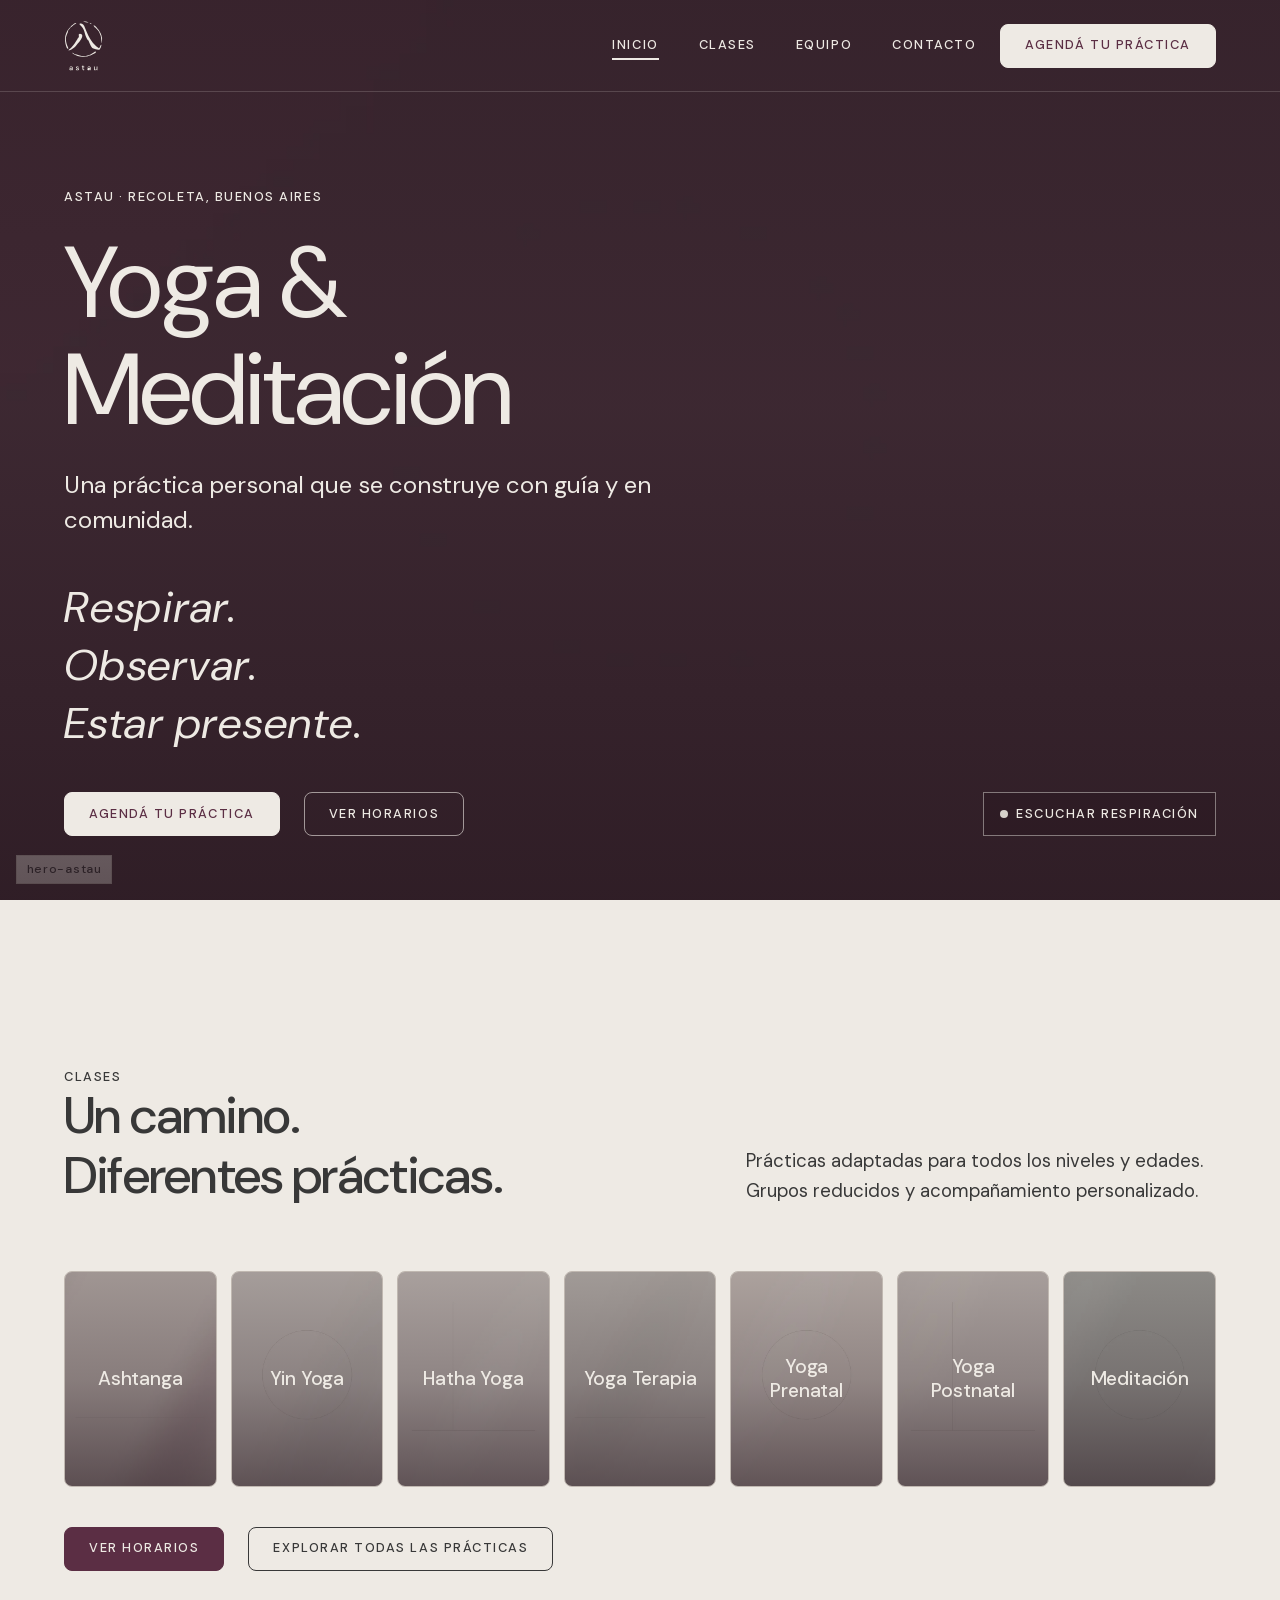
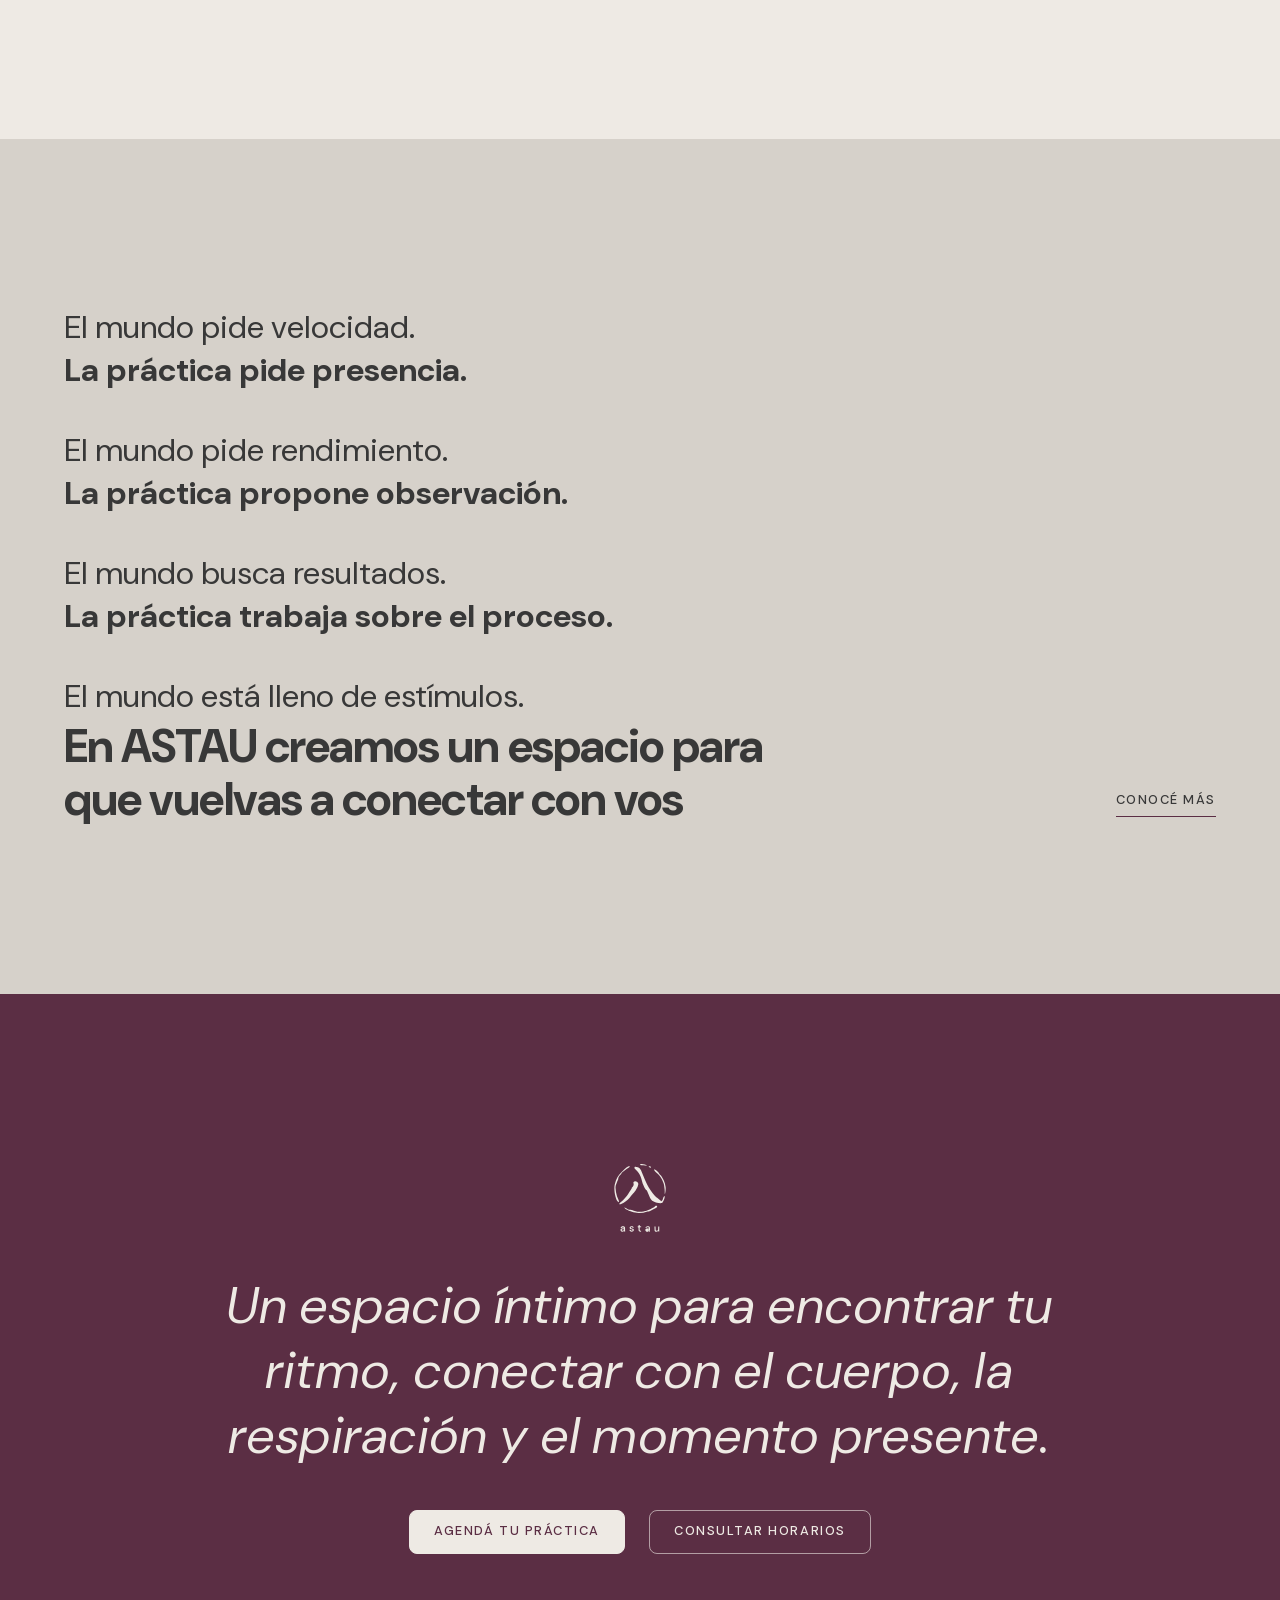
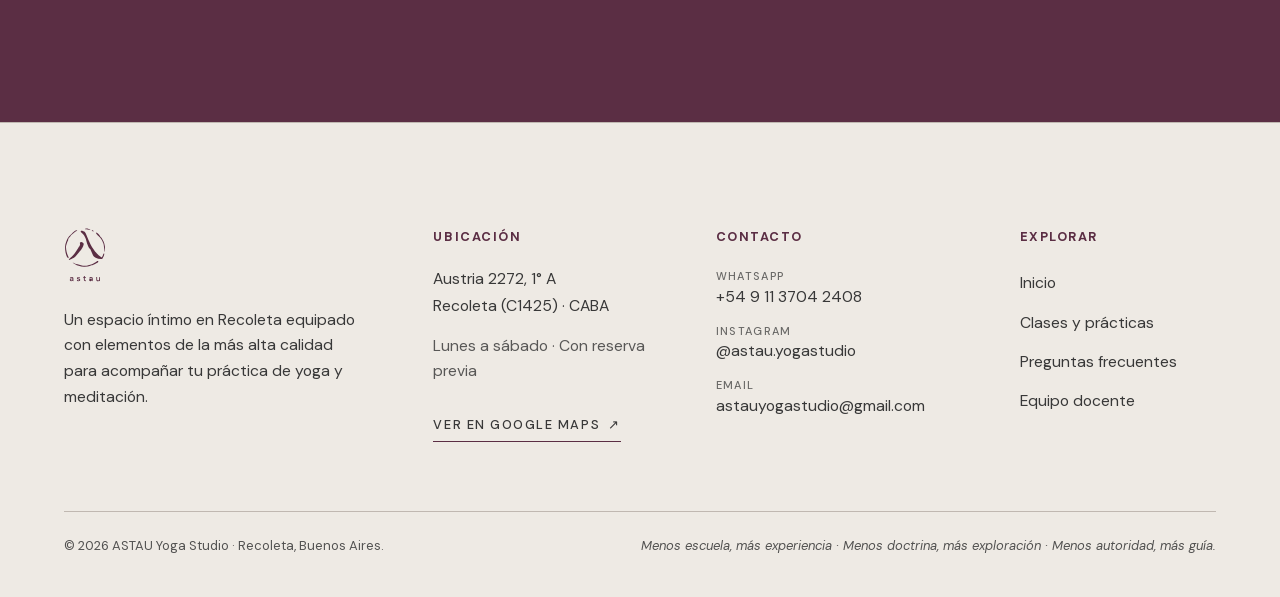
<file: index.html>
<!DOCTYPE html>
<html lang="es-AR">
<head>
  <meta charset="utf-8">
  <meta name="viewport" content="width=device-width, initial-scale=1.0">
  <title>ASTAU · Yoga y meditación en Recoleta, Buenos Aires</title>
  <meta name="description" content="Estudio de yoga y meditación en Recoleta (Barrio Norte). Ashtanga, Yin, Hatha, Yoga Terapia, embarazo y maternidad. Grupos reducidos y acompañamiento personalizado.">
  <link rel="canonical" href="https://www.astauyoga.com.ar/">

  <!-- Open Graph -->
  <meta property="og:type" content="website">
  <meta property="og:locale" content="es_AR">
  <meta property="og:site_name" content="ASTAU Yoga Studio">
  <meta property="og:title" content="ASTAU · Yoga y meditación en Recoleta, Buenos Aires">
  <meta property="og:description" content="Estudio de yoga y meditación en Recoleta (Barrio Norte). Ashtanga, Yin, Hatha, Yoga Terapia, embarazo y maternidad. Grupos reducidos y acompañamiento personalizado.">
  <meta property="og:url" content="https://www.astauyoga.com.ar/">
  <meta property="og:image" content="https://www.astauyoga.com.ar/assets/img/og-astau.jpg">
  <meta property="og:image:width" content="1200">
  <meta property="og:image:height" content="630">
  <meta name="twitter:card" content="summary_large_image">

  <!-- Iconos y Manifiesto -->
  <link rel="icon" href="./favicon.svg" type="image/svg+xml">
  <link rel="manifest" href="./site.webmanifest">
  <meta name="theme-color" content="#EEEAE4">

  <!-- Preload recursos críticos (LCP poster y tipografía variable) -->
  <link rel="preload" href="./assets/fonts/DMSans-Variable.woff2" as="font" type="font/woff2" crossorigin>
  <link rel="preload" href="./assets/fonts/DMSans-Italic-Variable.woff2" as="font" type="font/woff2" crossorigin>
  <link rel="preload" href="./assets/img/hero-astau.webp" as="image" type="image/webp" fetchpriority="high">

  <!-- Hojas de estilo -->
  <link rel="stylesheet" href="./assets/css/tokens.css">
  <link rel="stylesheet" href="./assets/css/base.css">
  <link rel="stylesheet" href="./assets/css/components.css">
  <link rel="stylesheet" href="./assets/css/pages.css">

  <!-- Datos estructurados JSON-LD (SportsActivityLocation + WebSite) -->
  <script type="application/ld+json">
  {
    "@context": "https://schema.org",
    "@graph": [
      {
        "@type": "SportsActivityLocation",
        "@id": "https://www.astauyoga.com.ar/#organization",
        "name": "ASTAU Yoga Studio",
        "alternateName": "ASTAU",
        "description": "Espacio íntimo de práctica consciente de yoga y meditación en Recoleta, Buenos Aires. Ashtanga estilo Mysore, Yin Yoga, Hatha Yoga, Yoga Terapia, Yoga & Embarazo (prenatal), Yoga & Maternidad (postnatal) y Meditación.",
        "url": "https://www.astauyoga.com.ar/",
        "telephone": "+54 9 11 3704-2408",
        "email": "astauyogastudio@gmail.com",
        "image": "https://www.astauyoga.com.ar/assets/img/og-astau.jpg",
        "priceRange": "$15.000 - $168.000 ARS",
        "address": {
          "@type": "PostalAddress",
          "streetAddress": "Austria 2272, 1° A",
          "addressLocality": "Recoleta, Ciudad Autónoma de Buenos Aires",
          "addressRegion": "CABA",
          "postalCode": "C1425",
          "addressCountry": "AR"
        },
        "geo": {
          "@type": "GeoCoordinates",
          "latitude": -34.5882,
          "longitude": -58.4023
        },
        "hasMap": "https://maps.app.goo.gl/wTtZTwhwu7xZctVu7",
        "sameAs": [
          "https://www.instagram.com/astau.yogastudio/"
        ],
        "openingHoursSpecification": [
          {
            "@type": "OpeningHoursSpecification",
            "dayOfWeek": ["Monday", "Tuesday", "Wednesday"],
            "opens": "08:15",
            "closes": "20:15"
          },
          {
            "@type": "OpeningHoursSpecification",
            "dayOfWeek": "Thursday",
            "opens": "11:00",
            "closes": "20:15"
          },
          {
            "@type": "OpeningHoursSpecification",
            "dayOfWeek": "Friday",
            "opens": "08:15",
            "closes": "18:45"
          },
          {
            "@type": "OpeningHoursSpecification",
            "dayOfWeek": "Saturday",
            "opens": "10:30",
            "closes": "11:30"
          }
        ]
      },
      {
        "@type": "WebSite",
        "@id": "https://www.astauyoga.com.ar/#website",
        "url": "https://www.astauyoga.com.ar/",
        "name": "ASTAU Yoga Studio",
        "inLanguage": "es-AR",
        "publisher": {
          "@id": "https://www.astauyoga.com.ar/#organization"
        }
      }
    ]
  }
  </script>
</head>
<body>
  <a class="skip-link" href="#contenido-principal">Saltar al contenido</a>

  <!-- Header -->
  <header class="site-header site-header--hero">
    <div class="container site-header__inner">
      <a class="site-logo" href="./" aria-label="ASTAU — Inicio">
        <img class="site-logo__img site-logo__img--color" src="./assets/brand/logo-color.svg" width="90" height="121" alt="ASTAU">
        <img class="site-logo__img site-logo__img--light" src="./assets/brand/logo-negativo.svg" width="90" height="121" alt="ASTAU">
      </a>

      <nav class="site-nav" aria-label="Navegación principal">
        <ul class="site-nav__list">
          <li><a class="site-nav__link" href="./" aria-current="page">Inicio</a></li>
          <li><a class="site-nav__link" href="./clases/">Clases</a></li>
          <li><a class="site-nav__link" href="./equipo/">Equipo</a></li>
          <li><a class="site-nav__link" href="#contacto">Contacto</a></li>
        </ul>

        <a
          class="btn btn--primary btn--header site-nav__cta-desktop"
          href="https://wa.me/5491137042408?text=Hola%2C%20quiero%20agendar%20una%20pr%C3%A1ctica%20en%20ASTAU."
          target="_blank"
          rel="noopener noreferrer"
          data-track="clic_whatsapp"
          data-track-location="header"
        >Agendá tu práctica</a>

        <button
          class="menu-toggle"
          type="button"
          aria-expanded="false"
          aria-controls="mobile-menu"
        >Menú</button>
      </nav>
    </div>
  </header>

  <!-- Panel Menú Mobile a pantalla completa -->
  <div id="mobile-menu" class="mobile-menu" role="dialog" aria-label="Menú de navegación" hidden>
    <nav aria-label="Navegación móvil">
      <ul class="mobile-menu__list">
        <li><a class="mobile-menu__link" href="./" aria-current="page">Inicio</a></li>
        <li><a class="mobile-menu__link" href="./clases/">Clases</a></li>
        <li><a class="mobile-menu__link" href="./equipo/">Equipo</a></li>
        <li><a class="mobile-menu__link" href="#contacto">Contacto</a></li>
      </ul>
    </nav>

    <div class="mobile-menu__footer">
      <div>
        <a
          class="btn btn--primary"
          href="https://wa.me/5491137042408?text=Hola%2C%20quiero%20agendar%20una%20pr%C3%A1ctica%20en%20ASTAU."
          target="_blank"
          rel="noopener noreferrer"
          data-track="clic_whatsapp"
          data-track-location="header_mobile"
        >Agendá tu práctica</a>
      </div>
      <div class="mobile-menu__meta">
        <p>Austria 2272, 1° A · Recoleta, CABA</p>
        <p><a class="link-inline" href="https://wa.me/5491137042408" target="_blank" rel="noopener noreferrer" data-track="clic_whatsapp" data-track-location="menu_mobile">+54 9 11 3704 2408</a> · <a class="link-inline" href="https://www.instagram.com/astau.yogastudio/" target="_blank" rel="noopener noreferrer" data-track="clic_instagram">@astau.yogastudio</a></p>
      </div>
    </div>
  </div>

  <main id="contenido-principal">
    <!-- 1. HERO -->
    <section class="hero" aria-label="Apertura">
      <div class="hero__media">
        <video
          id="hero-video"
          width="1920"
          height="1080"
          poster="assets/img/hero-astau.webp"
          preload="none"
          loop
          muted
          playsinline
          aria-hidden="true"
        >
          <source src="./assets/video/hero-astau.webm" type="video/webm">
          <source src="./assets/video/hero-astau.mp4" type="video/mp4">
        </video>
        <span class="media__badge" aria-hidden="true">hero-astau</span>
      </div>
      <div class="hero__overlay" aria-hidden="true"></div>

      <div class="container hero__grid">
        <div class="hero__content" data-reveal>
          <p class="t-label">ASTAU · Recoleta, Buenos Aires</p>
          <h1 class="t-display">Yoga &amp; Meditación</h1>
          <p class="hero__Lead">Una práctica personal que se construye con guía y en comunidad.</p>

          <p class="hero__mantra">
            <span class="hero__mantra-line">Respirar.</span>
            <span class="hero__mantra-line">Observar.</span>
            <span class="hero__mantra-line">Estar presente.</span>
          </p>

          <div class="hero__actions">
            <a
              class="btn btn--light"
              href="https://wa.me/5491137042408?text=Hola%2C%20quiero%20agendar%20una%20pr%C3%A1ctica%20en%20ASTAU."
              target="_blank"
              rel="noopener noreferrer"
              data-track="clic_whatsapp"
              data-track-location="hero"
            >Agendá tu práctica</a>
            <a class="btn btn--secondary" style="color: var(--c-bg); border-color: rgb(238 234 228 / 0.6);" href="./clases/#horarios">Ver horarios</a>
          </div>
        </div>

        <div class="hero__aside" data-reveal style="--reveal-delay: 150ms;">
          <button
            id="hero-sound-btn"
            class="hero__sound-btn"
            type="button"
            aria-pressed="false"
          >
            <span class="hero__sound-indicator" aria-hidden="true"></span>
            <span class="hero-sound-label">Escuchar respiración</span>
          </button>
        </div>
      </div>
    </section>

    <!-- 2. PRÁCTICAS (7 tarjetas verticales enlazadas a /clases/#practica) -->
    <section class="section" aria-labelledby="practicas-titulo">
      <div class="container">
        <div class="practices-head" data-reveal>
          <div>
            <p class="t-label">Clases</p>
            <h2 id="practicas-titulo" class="t-h2">Un camino.<br>Diferentes prácticas.</h2>
          </div>
          <p class="t-body practices-head__lead">
            Prácticas adaptadas para todos los niveles y edades. Grupos reducidos y acompañamiento personalizado.
          </p>
        </div>

        <ul class="practices-cards" data-reveal>
          <li class="practices-card-item">
            <a class="practice-card-link" href="./clases/#ashtanga" data-track="ver_practica" data-track-practice="Ashtanga">
              <article class="practice-card">
                <img class="practice-card__img" src="./assets/img/practica-ashtanga.webp" alt="" width="600" height="750" loading="lazy">
                <h3 class="practice-card__title">Ashtanga</h3>
              </article>
            </a>
          </li>
          <li class="practices-card-item">
            <a class="practice-card-link" href="./clases/#yin-yoga" data-track="ver_practica" data-track-practice="Yin Yoga">
              <article class="practice-card">
                <img class="practice-card__img" src="./assets/img/practica-yin.webp" alt="" width="600" height="750" loading="lazy">
                <h3 class="practice-card__title">Yin Yoga</h3>
              </article>
            </a>
          </li>
          <li class="practices-card-item">
            <a class="practice-card-link" href="./clases/#hatha-yoga" data-track="ver_practica" data-track-practice="Hatha Yoga">
              <article class="practice-card">
                <img class="practice-card__img" src="./assets/img/practica-hatha.webp" alt="" width="600" height="750" loading="lazy">
                <h3 class="practice-card__title">Hatha Yoga</h3>
              </article>
            </a>
          </li>
          <li class="practices-card-item">
            <a class="practice-card-link" href="./clases/#yoga-terapia" data-track="ver_practica" data-track-practice="Yoga Terapia">
              <article class="practice-card">
                <img class="practice-card__img" src="./assets/img/practica-terapia.webp" alt="" width="600" height="750" loading="lazy">
                <h3 class="practice-card__title">Yoga Terapia</h3>
              </article>
            </a>
          </li>
          <li class="practices-card-item">
            <a class="practice-card-link" href="./clases/#yoga-embarazo" data-track="ver_practica" data-track-practice="Yoga & Embarazo">
              <article class="practice-card">
                <img class="practice-card__img" src="./assets/img/practica-embarazo.webp" alt="" width="600" height="750" loading="lazy">
                <h3 class="practice-card__title">Yoga Prenatal</h3>
              </article>
            </a>
          </li>
          <li class="practices-card-item">
            <a class="practice-card-link" href="./clases/#yoga-maternidad" data-track="ver_practica" data-track-practice="Yoga & Maternidad">
              <article class="practice-card">
                <img class="practice-card__img" src="./assets/img/practica-maternidad.webp" alt="" width="600" height="750" loading="lazy">
                <h3 class="practice-card__title">Yoga Postnatal</h3>
              </article>
            </a>
          </li>
          <li class="practices-card-item">
            <a class="practice-card-link" href="./clases/#meditacion" data-track="ver_practica" data-track-practice="Meditación">
              <article class="practice-card">
                <img class="practice-card__img" src="./assets/img/practica-meditacion.webp" alt="" width="600" height="750" loading="lazy">
                <h3 class="practice-card__title">Meditación</h3>
              </article>
            </a>
          </li>
        </ul>

        <div style="margin-block-start: var(--s-4); display: flex; flex-wrap: wrap; gap: var(--s-3);" data-reveal>
          <a class="btn btn--primary" href="./clases/#horarios">Ver horarios</a>
          <a class="btn btn--secondary" href="./clases/">Explorar todas las prácticas</a>
        </div>
      </div>
    </section>

    <!-- 3. MANIFIESTO (Fondo gris y estructura apilada como en PowerPoint) -->
    <section class="section section--surface manifesto" aria-labelledby="manifiesto-titulo">
      <div class="container">
        <h2 id="manifiesto-titulo" class="sr-only">Manifiesto ASTAU</h2>

        <div class="manifesto__pairs">
          <div class="manifesto__pair" data-reveal style="--reveal-delay: 100ms;">
            <p class="manifesto__world">El mundo pide velocidad.</p>
            <p class="manifesto__practice"><strong>La práctica pide presencia.</strong></p>
          </div>

          <div class="manifesto__pair" data-reveal style="--reveal-delay: 500ms;">
            <p class="manifesto__world">El mundo pide rendimiento.</p>
            <p class="manifesto__practice"><strong>La práctica propone observación.</strong></p>
          </div>

          <div class="manifesto__pair" data-reveal style="--reveal-delay: 850ms;">
            <p class="manifesto__world">El mundo busca resultados.</p>
            <p class="manifesto__practice"><strong>La práctica trabaja sobre el proceso.</strong></p>
          </div>
        </div>

        <div class="manifesto__closing" data-reveal style="--reveal-delay: 1200ms;">
          <div class="manifesto__final">
            <p class="manifesto__world">El mundo está lleno de estímulos.</p>
            <p class="manifesto__statement">En ASTAU creamos un espacio para que vuelvas a conectar con vos</p>
          </div>
          <div class="manifesto__cta">
            <a class="link-editorial" href="./equipo/">Conocé más</a>
          </div>
        </div>
      </div>
    </section>

    <!-- 3. EL ESPACIO -->
    <!-- <section class="section section--surface" aria-labelledby="espacio-titulo">
      <div class="container space-block">
        <div class="space-block__media" data-reveal>
          <figure class="media media--3-2">
            <picture>
              <source
                type="image/avif"
                srcset="./assets/img/espacio-astau.avif 720w, ./assets/img/espacio-astau-2x.avif 1440w"
                sizes="(max-width: 1023px) 100vw, 50vw"
              >
              <source
                type="image/webp"
                srcset="./assets/img/espacio-astau.webp 720w, ./assets/img/espacio-astau-2x.webp 1440w"
                sizes="(max-width: 1023px) 100vw, 50vw"
              >
              <img
                src="./assets/img/espacio-astau.webp"
                alt="Luz natural sobre el piso de madera en la sala de práctica de ASTAU en Recoleta"
                width="720"
                height="480"
                loading="lazy"
              >
            </picture>
            <span class="media__badge" aria-hidden="true">espacio-astau</span>
          </figure>
        </div>

        <div class="space-block__text" data-reveal style="--reveal-delay: 120ms;">
          <p class="t-label">El espacio · ¿Qué es ASTAU?</p>
          <h2 id="espacio-titulo" class="t-h2">Un espacio de práctica.</h2>
          <p class="t-body">
            ASTAU es un espacio creado para acompañar, a través de la práctica consciente del yoga y la meditación, procesos de exploración, dedicación y transformación personal.
          </p>
          <p class="t-body">
            Un lugar íntimo, pensado para hacer una pausa, respirar, observar y llevar la atención hacia aquello que sucede en el cuerpo y en el presente.
          </p>
          <p class="t-body">
            Porque cada persona es diferente. Cada momento también. Y una misma práctica puede ser una experiencia distinta cada vez. En ASTAU, cada práctica es una experiencia personal.
          </p>
          <div style="margin-block-start: var(--s-2);">
            <a class="link-editorial" href="./equipo/">Conocé más</a>
          </div>
        </div>
      </div>
    </section> -->

    

    <!-- 5. EQUIPO -->
    <!-- <section class="section section--surface" aria-labelledby="equipo-home-titulo">
      <div class="container">
        <div class="home-team__header" data-reveal>
          <div>
            <p class="t-label">Somos un equipo</p>
            <h2 id="equipo-home-titulo" class="t-quote" style="margin-block-start: var(--s-1);">
              El yoga es un camino de vida.<br>
              Te acompañamos a recorrer el tuyo.
            </h2>
          </div>
          <div>
            <p class="t-body">
              Nuestro equipo guía y acompaña de manera personalizada cada recorrido con atención, cuidado y respeto.
            </p>
            <div style="margin-block-start: var(--s-2);">
              <a class="link-editorial" href="./equipo/">Conocé al equipo</a>
            </div>
          </div>
        </div>

        <ul class="home-team__list">
          <li class="home-team__card" data-reveal>
            <a href="./equipo/#constanza-iselli">
              <figure class="media media--4-5" style="margin-block-end: var(--s-2);">
                <picture>
                  <source type="image/avif" srcset="./assets/img/equipo-constanza.avif 520w, ./assets/img/equipo-constanza-2x.avif 1040w" sizes="(max-width: 767px) 100vw, 20vw">
                  <source type="image/webp" srcset="./assets/img/equipo-constanza.webp 520w, ./assets/img/equipo-constanza-2x.webp 1040w" sizes="(max-width: 767px) 100vw, 20vw">
                  <img src="./assets/img/equipo-constanza.webp" alt="Retrato de Constanza Iselli, fundadora y guía de Ashtanga y Meditación en ASTAU" width="520" height="650" loading="lazy">
                </picture>
                <span class="media__badge" aria-hidden="true">equipo-constanza</span>
              </figure>
              <h3 class="home-team__name">Constanza Iselli</h3>
              <p class="home-team__role">Ashtanga | Meditación</p>
            </a>
          </li>

          <li class="home-team__card" data-reveal style="--reveal-delay: 80ms;">
            <a href="./equipo/#jesica-doldan">
              <figure class="media media--4-5" style="margin-block-end: var(--s-2);">
                <picture>
                  <source type="image/avif" srcset="./assets/img/equipo-jesica.avif 520w, ./assets/img/equipo-jesica-2x.avif 1040w" sizes="(max-width: 767px) 100vw, 20vw">
                  <source type="image/webp" srcset="./assets/img/equipo-jesica.webp 520w, ./assets/img/equipo-jesica-2x.webp 1040w" sizes="(max-width: 767px) 100vw, 20vw">
                  <img src="./assets/img/equipo-jesica.webp" alt="Retrato de Jésica Doldan, guía de Hatha Yoga, Yoga y Embarazo, y Yoga y Maternidad en ASTAU" width="520" height="650" loading="lazy">
                </picture>
                <span class="media__badge" aria-hidden="true">equipo-jesica</span>
              </figure>
              <h3 class="home-team__name">Jésica Doldan</h3>
              <p class="home-team__role">Hatha Yoga | Yoga &amp; Embarazo | Yoga &amp; Maternidad</p>
            </a>
          </li>

          <li class="home-team__card" data-reveal style="--reveal-delay: 160ms;">
            <a href="./equipo/#lucia-larroude">
              <figure class="media media--4-5" style="margin-block-end: var(--s-2);">
                <picture>
                  <source type="image/avif" srcset="./assets/img/equipo-lucia.avif 520w, ./assets/img/equipo-lucia-2x.avif 1040w" sizes="(max-width: 767px) 100vw, 20vw">
                  <source type="image/webp" srcset="./assets/img/equipo-lucia.webp 520w, ./assets/img/equipo-lucia-2x.webp 1040w" sizes="(max-width: 767px) 100vw, 20vw">
                  <img src="./assets/img/equipo-lucia.webp" alt="Retrato de Lucía Larroudé, guía de Yin Yoga y Meditación en ASTAU" width="520" height="650" loading="lazy">
                </picture>
                <span class="media__badge" aria-hidden="true">equipo-lucia</span>
              </figure>
              <h3 class="home-team__name">Lucía Larroudé</h3>
              <p class="home-team__role">Yin Yoga | Meditación</p>
            </a>
          </li>

          <li class="home-team__card" data-reveal style="--reveal-delay: 240ms;">
            <a href="./equipo/#paz-rufino">
              <figure class="media media--4-5" style="margin-block-end: var(--s-2);">
                <picture>
                  <source type="image/avif" srcset="./assets/img/equipo-paz.avif 520w, ./assets/img/equipo-paz-2x.avif 1040w" sizes="(max-width: 767px) 100vw, 20vw">
                  <source type="image/webp" srcset="./assets/img/equipo-paz.webp 520w, ./assets/img/equipo-paz-2x.webp 1040w" sizes="(max-width: 767px) 100vw, 20vw">
                  <img src="./assets/img/equipo-paz.webp" alt="Retrato de Paz Rufino, guía de Ashtanga en ASTAU" width="520" height="650" loading="lazy">
                </picture>
                <span class="media__badge" aria-hidden="true">equipo-paz</span>
              </figure>
              <h3 class="home-team__name">Paz Rufino</h3>
              <p class="home-team__role">Ashtanga</p>
            </a>
          </li>

          <li class="home-team__card" data-reveal style="--reveal-delay: 320ms;">
            <a href="./equipo/#melisa-larsen">
              <figure class="media media--4-5" style="margin-block-end: var(--s-2);">
                <picture>
                  <source type="image/avif" srcset="./assets/img/equipo-melisa.avif 520w, ./assets/img/equipo-melisa-2x.avif 1040w" sizes="(max-width: 767px) 100vw, 20vw">
                  <source type="image/webp" srcset="./assets/img/equipo-melisa.webp 520w, ./assets/img/equipo-melisa-2x.webp 1040w" sizes="(max-width: 767px) 100vw, 20vw">
                  <img src="./assets/img/equipo-melisa.webp" alt="Retrato de Melisa Larsen, guía de Yoga Terapia en ASTAU" width="520" height="650" loading="lazy">
                </picture>
                <span class="media__badge" aria-hidden="true">equipo-melisa</span>
              </figure>
              <h3 class="home-team__name">Melisa Larsen</h3>
              <p class="home-team__role">Yoga Terapia | Ashtanga</p>
            </a>
          </li>
        </ul>
      </div>
    </section> -->

    <!-- 4. CIERRE A FONDO CIRUELA -->
    <section class="section section--plum theme-plum" aria-labelledby="cierre-titulo">
      <div class="container closing-cta" data-reveal>
        <img class="closing-cta__logo" src="./assets/brand/logo-negativo.svg" width="110" height="148" alt="ASTAU">
        <h2 id="cierre-titulo" class="t-quote" style="max-inline-size: 28ch;">
          Un espacio íntimo para encontrar tu ritmo, conectar con el cuerpo, la respiración y el momento presente.
        </h2>
        <div style="display: flex; flex-wrap: wrap; justify-content: center; gap: var(--s-3);">
          <a
            class="btn btn--light"
            href="https://wa.me/5491137042408?text=Hola%2C%20quiero%20agendar%20una%20pr%C3%A1ctica%20en%20ASTAU."
            target="_blank"
            rel="noopener noreferrer"
            data-track="clic_whatsapp"
            data-track-location="cierre"
          >Agendá tu práctica</a>
          <a class="btn btn--secondary" style="color: var(--c-bg); border-color: rgb(238 234 228 / 0.6);" href="./clases/#horarios">Consultar horarios</a>
        </div>
      </div>
    </section>
  </main>

  <!-- FOOTER (Todas las páginas) -->
  <footer id="contacto" class="site-footer">
    <div class="container">
      <div class="site-footer__top">
        <!-- Columna 1: Marca y Sala -->
        <div class="site-footer__col site-footer__col--brand">
          <a class="site-footer__logo" href="./" aria-label="ASTAU — Inicio">
            <img src="./assets/brand/logo-color.svg" width="84" height="113" alt="ASTAU">
          </a>
          <p class="site-footer__lead">
            Un espacio íntimo en Recoleta equipado con elementos de la más alta calidad para acompañar tu práctica de yoga y meditación.
          </p>
        </div>

        <!-- Columna 2: Ubicación -->
        <div class="site-footer__col">
          <h2 class="site-footer__heading">Ubicación</h2>
          <address class="site-footer__address">
            <span>Austria 2272, 1° A</span>
            <span>Recoleta (C1425) · CABA</span>
          </address>
          <p class="site-footer__meta">Lunes a sábado · Con reserva previa</p>
          <div style="margin-block-start: 0.25rem;">
            <a
              class="link-editorial"
              href="https://maps.app.goo.gl/wTtZTwhwu7xZctVu7"
              target="_blank"
              rel="noopener noreferrer"
              aria-label="Abrir ubicación de ASTAU (Austria 2272, Recoleta) en Google Maps"
              data-track="clic_maps"
            >Ver en Google Maps <span aria-hidden="true">↗</span></a>
          </div>
        </div>

        <!-- Columna 3: Contacto -->
        <div class="site-footer__col">
          <h2 class="site-footer__heading">Contacto</h2>
          <ul class="site-footer__list">
            <li>
              <a
                class="site-footer__link"
                href="https://wa.me/5491137042408?text=Hola%2C%20quiero%20hacer%20una%20consulta%20sobre%20ASTAU."
                target="_blank"
                rel="noopener noreferrer"
                data-track="clic_whatsapp"
                data-track-location="footer"
              >
                <span class="site-footer__label">WhatsApp</span>
                <span>+54 9 11 3704 2408</span>
              </a>
            </li>
            <li>
              <a
                class="site-footer__link"
                href="https://www.instagram.com/astau.yogastudio/"
                target="_blank"
                rel="noopener noreferrer"
                data-track="clic_instagram"
              >
                <span class="site-footer__label">Instagram</span>
                <span>@astau.yogastudio</span>
              </a>
            </li>
            <li>
              <a
                class="site-footer__link"
                href="mailto:astauyogastudio@gmail.com"
                data-track="clic_mail"
              >
                <span class="site-footer__label">Email</span>
                <span>astauyogastudio@gmail.com</span>
              </a>
            </li>
          </ul>
        </div>

        <!-- Columna 4: Explorar -->
        <div class="site-footer__col">
          <h2 class="site-footer__heading">Explorar</h2>
          <ul class="site-footer__list site-footer__list--nav">
            <li><a class="site-footer__nav-link" href="./">Inicio</a></li>
            <li><a class="site-footer__nav-link" href="./clases/">Clases y prácticas</a></li>
            <li><a class="site-footer__nav-link" href="./clases/#preguntas">Preguntas frecuentes</a></li>
            <li><a class="site-footer__nav-link" href="./equipo/">Equipo docente</a></li>
          </ul>
        </div>
      </div>

      <div class="site-footer__bottom">
        <p>© 2026 ASTAU Yoga Studio · Recoleta, Buenos Aires.</p>
        <p class="site-footer__mantra">Menos escuela, más experiencia · Menos doctrina, más exploración · Menos autoridad, más guía.</p>
      </div>
    </div>
  </footer>

  <script type="module" src="./assets/js/main.js"></script>
</body>
</html>
</file>
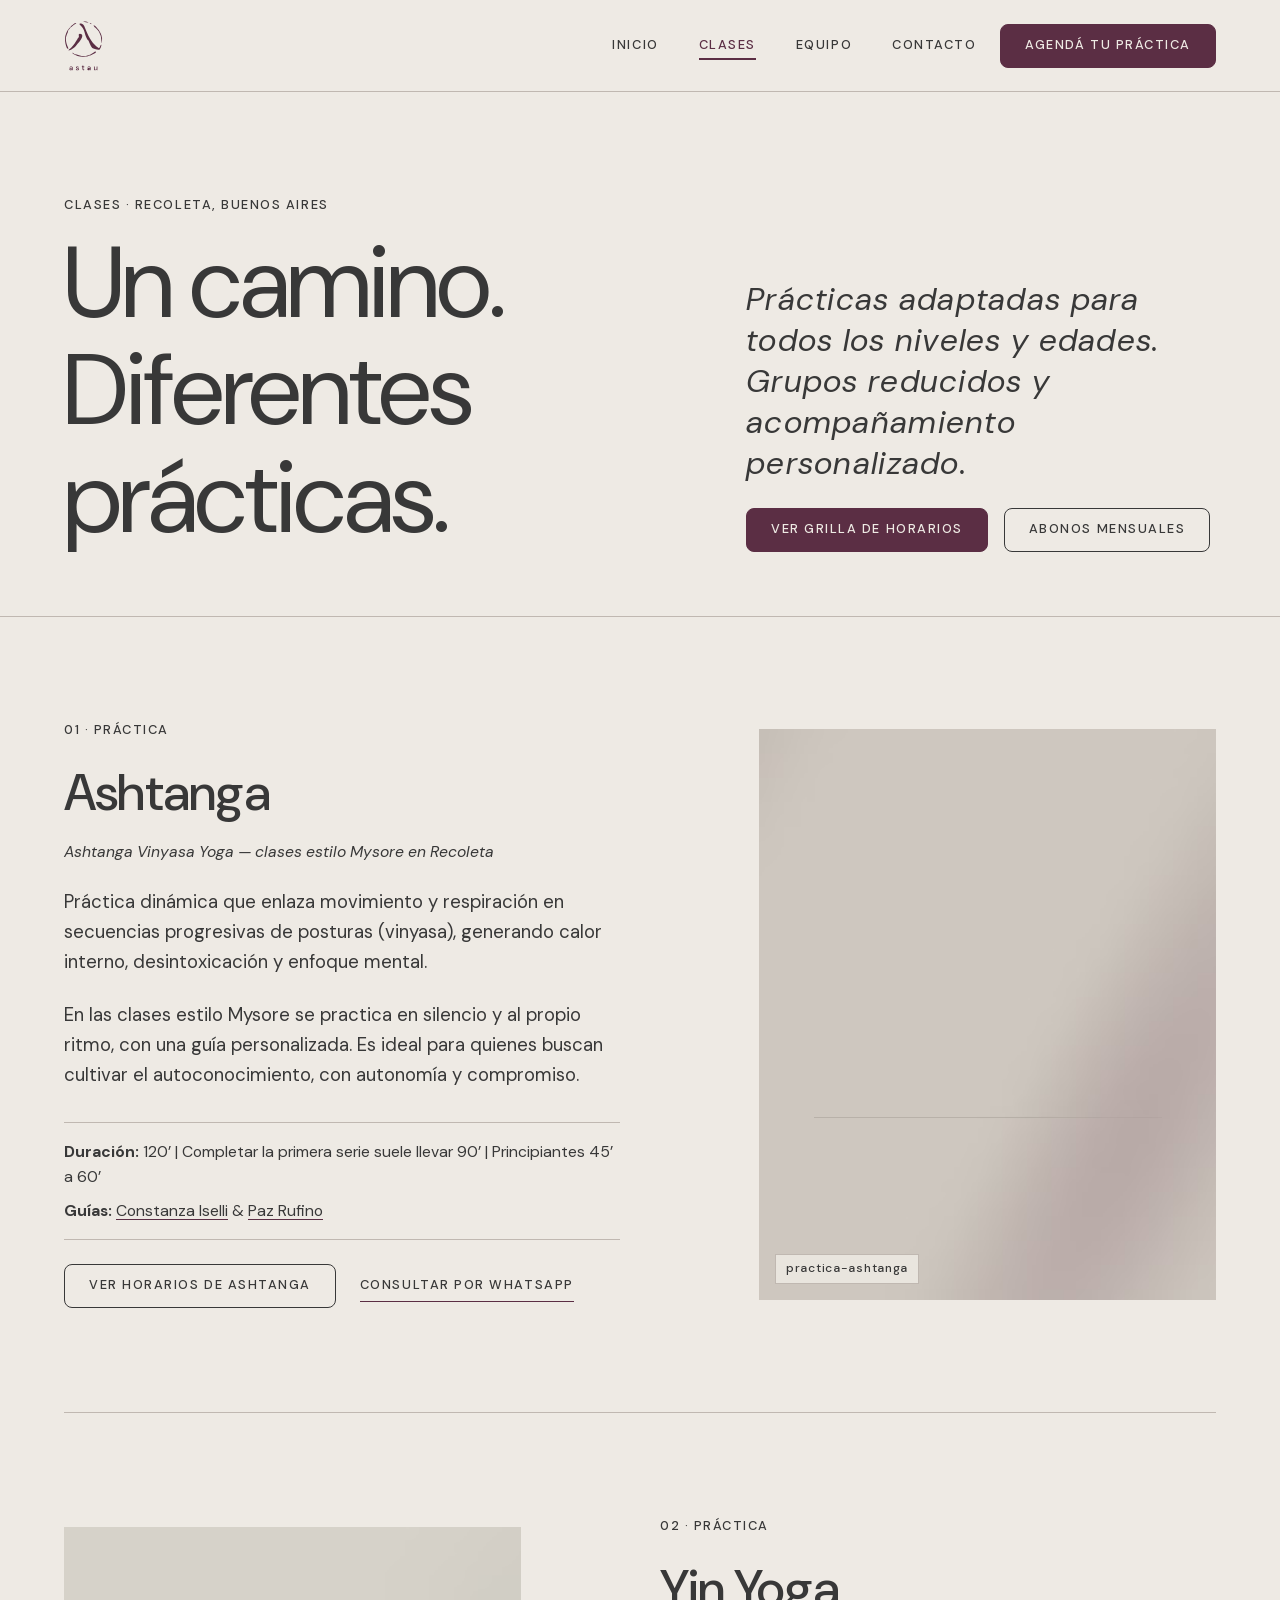
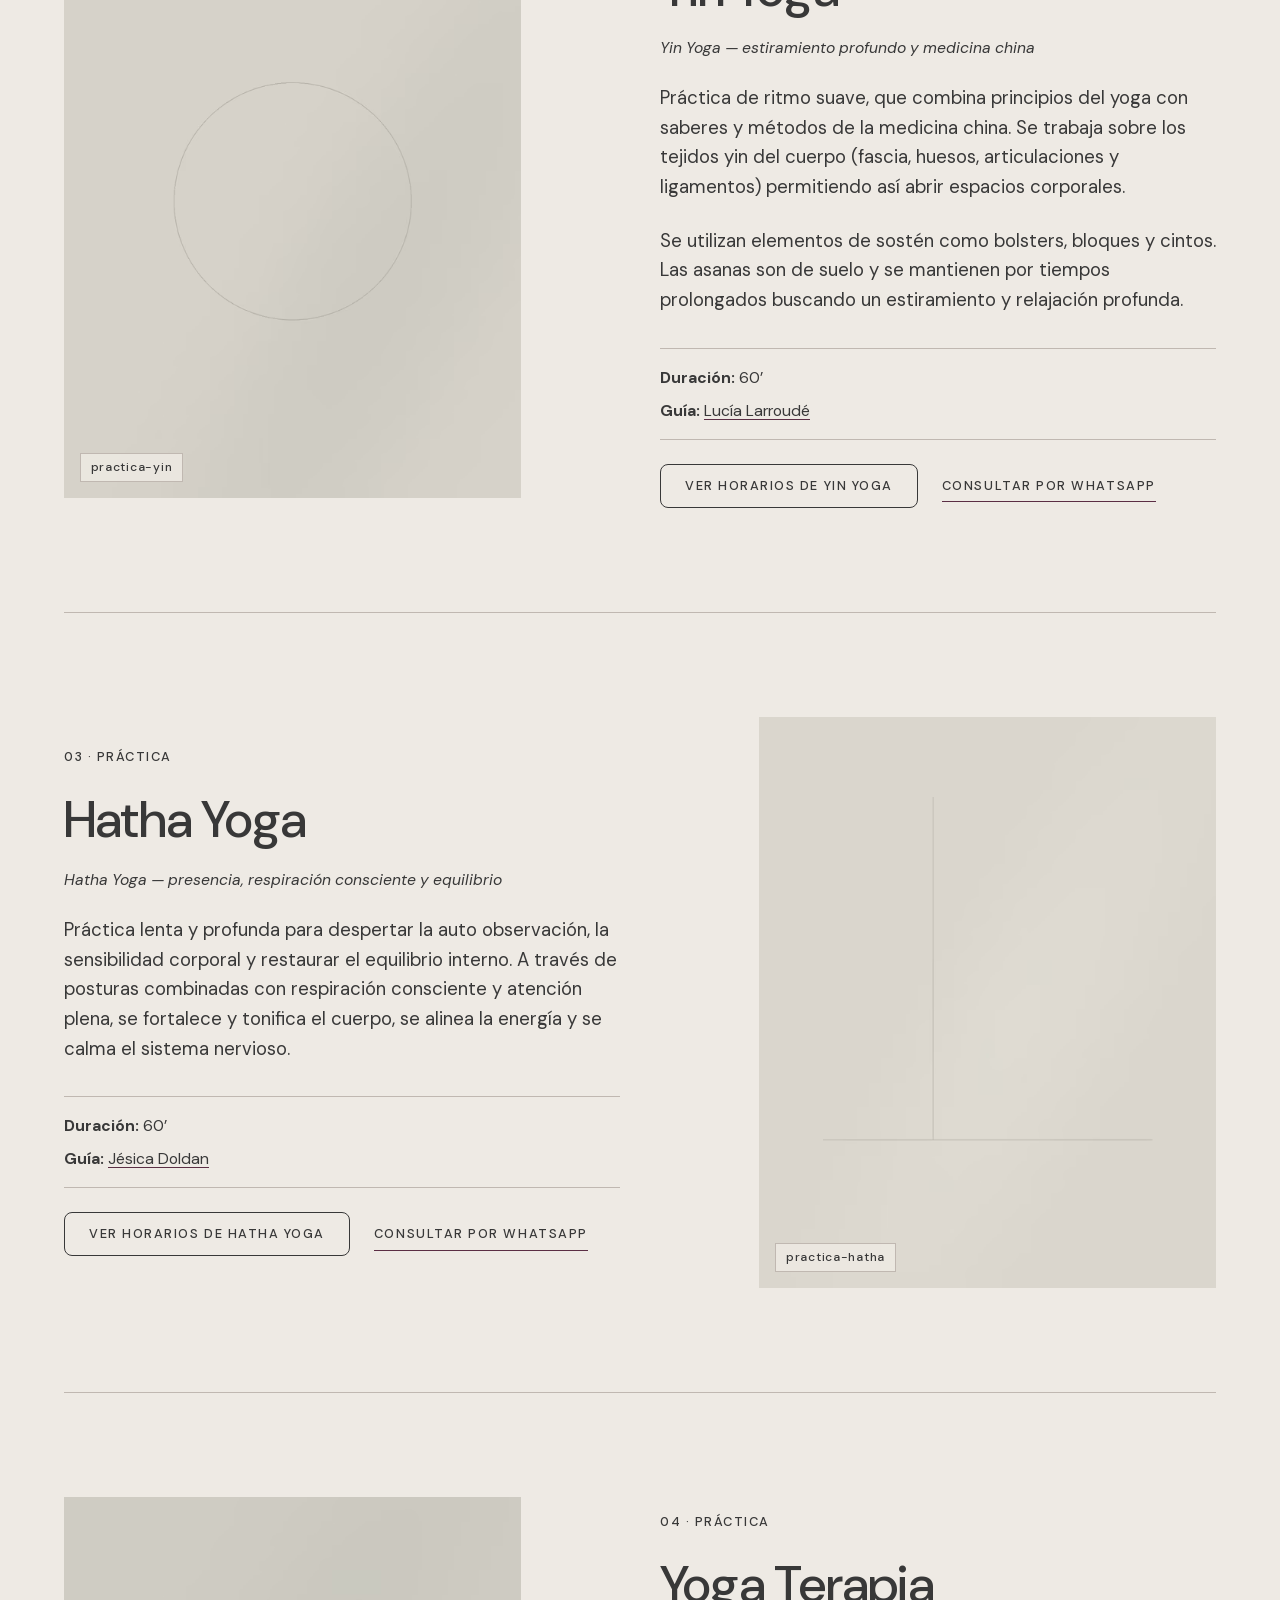
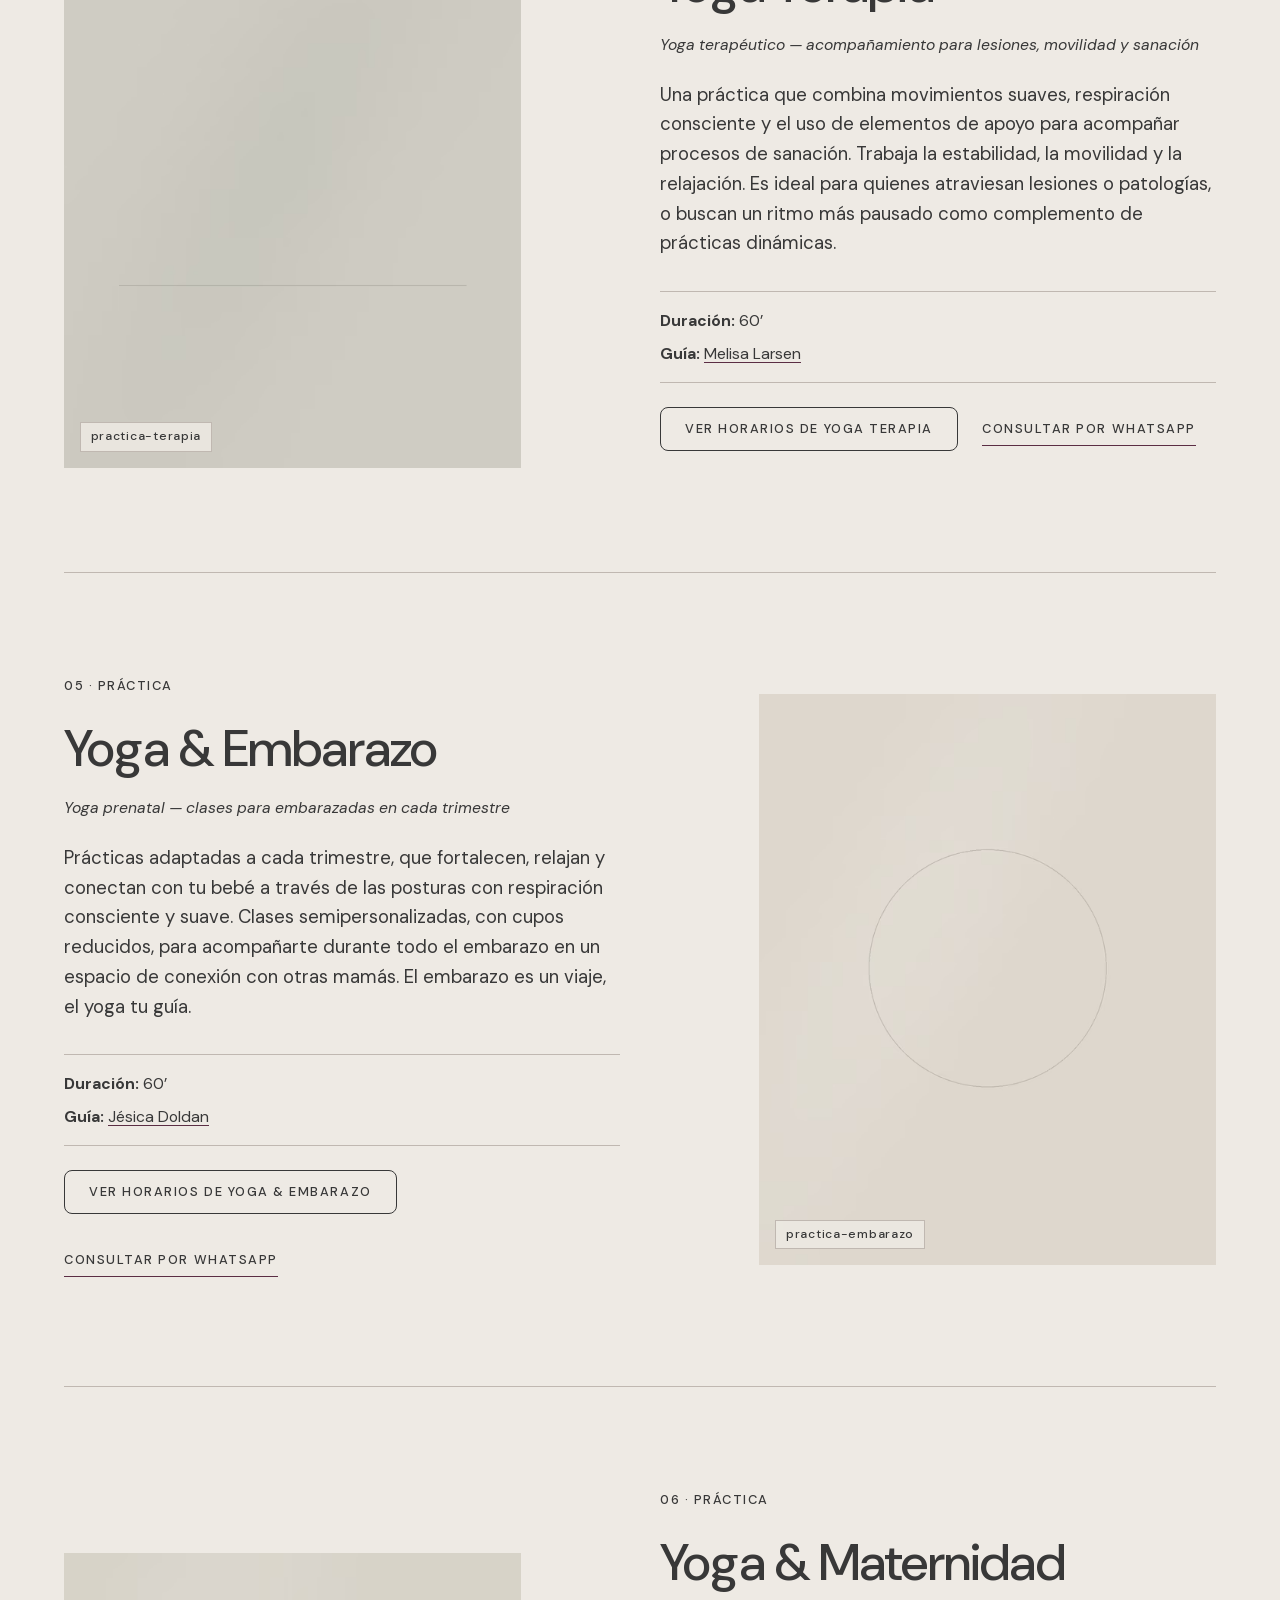
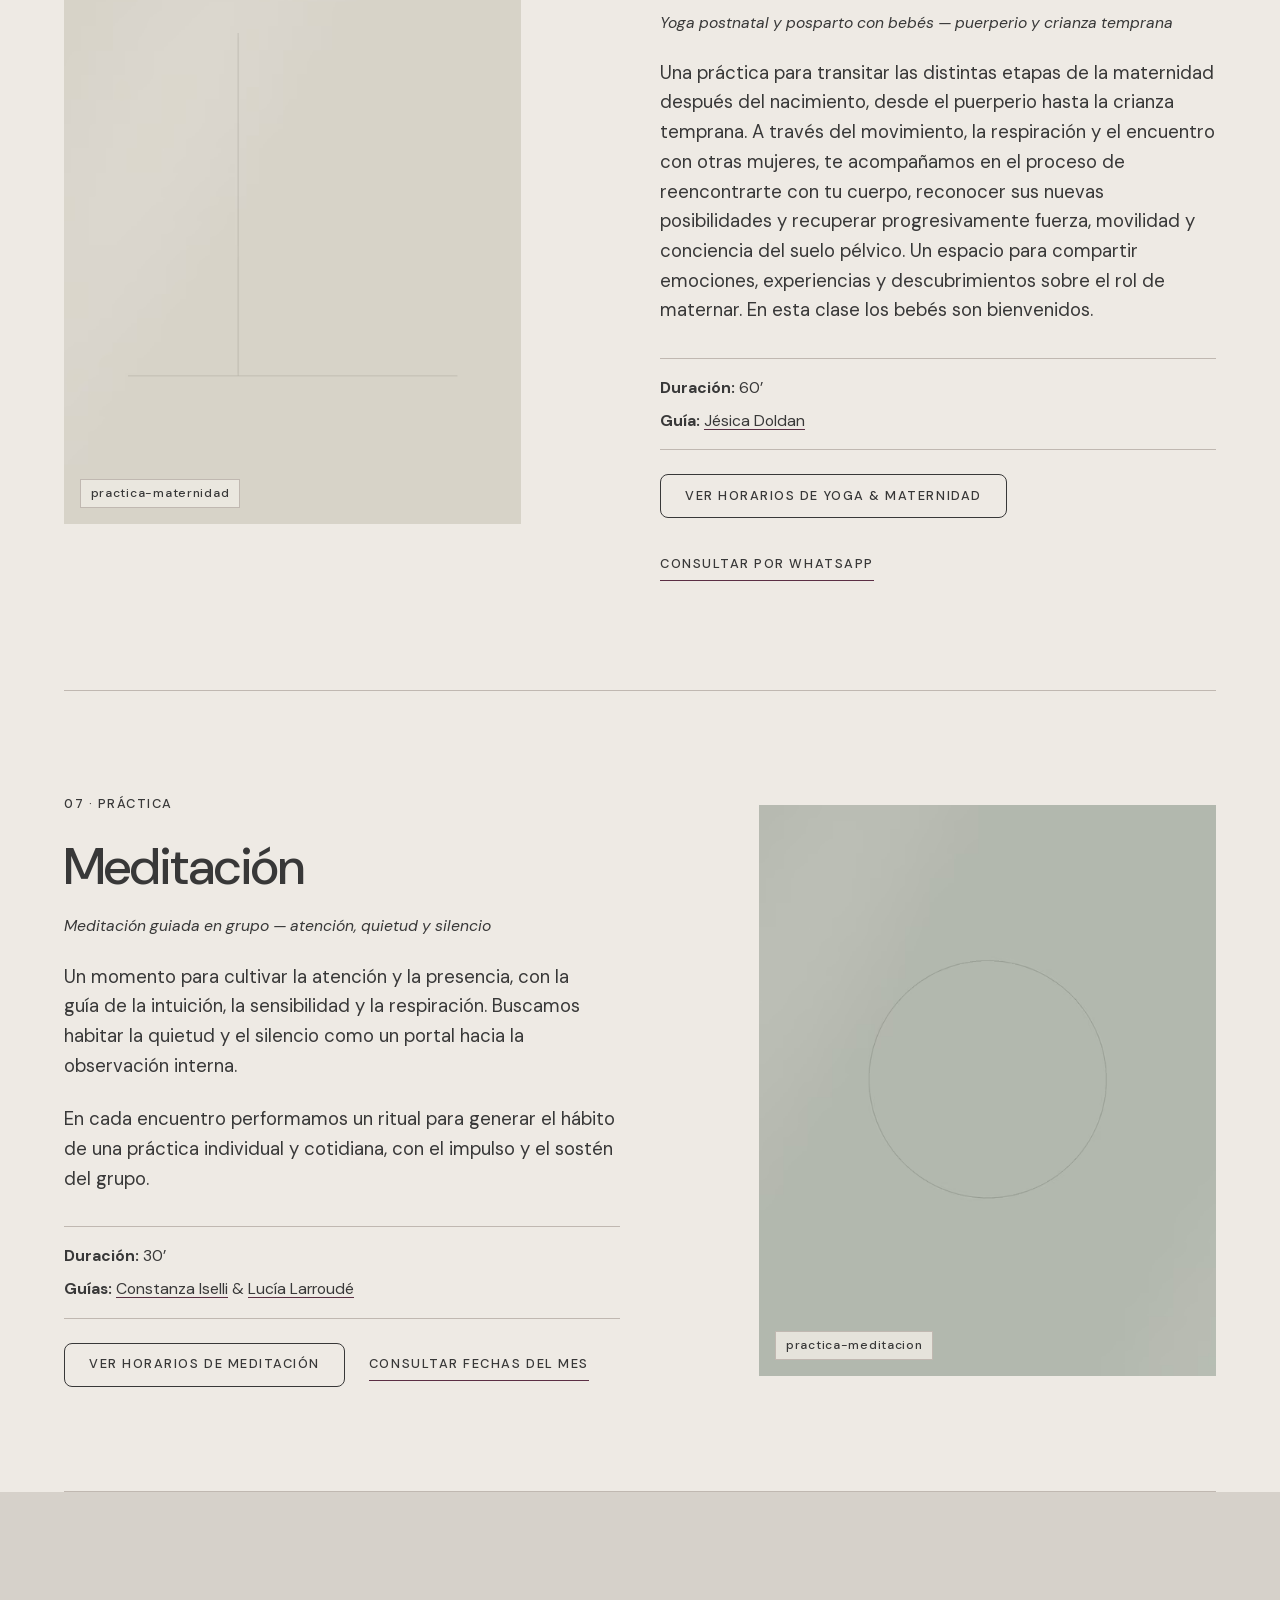
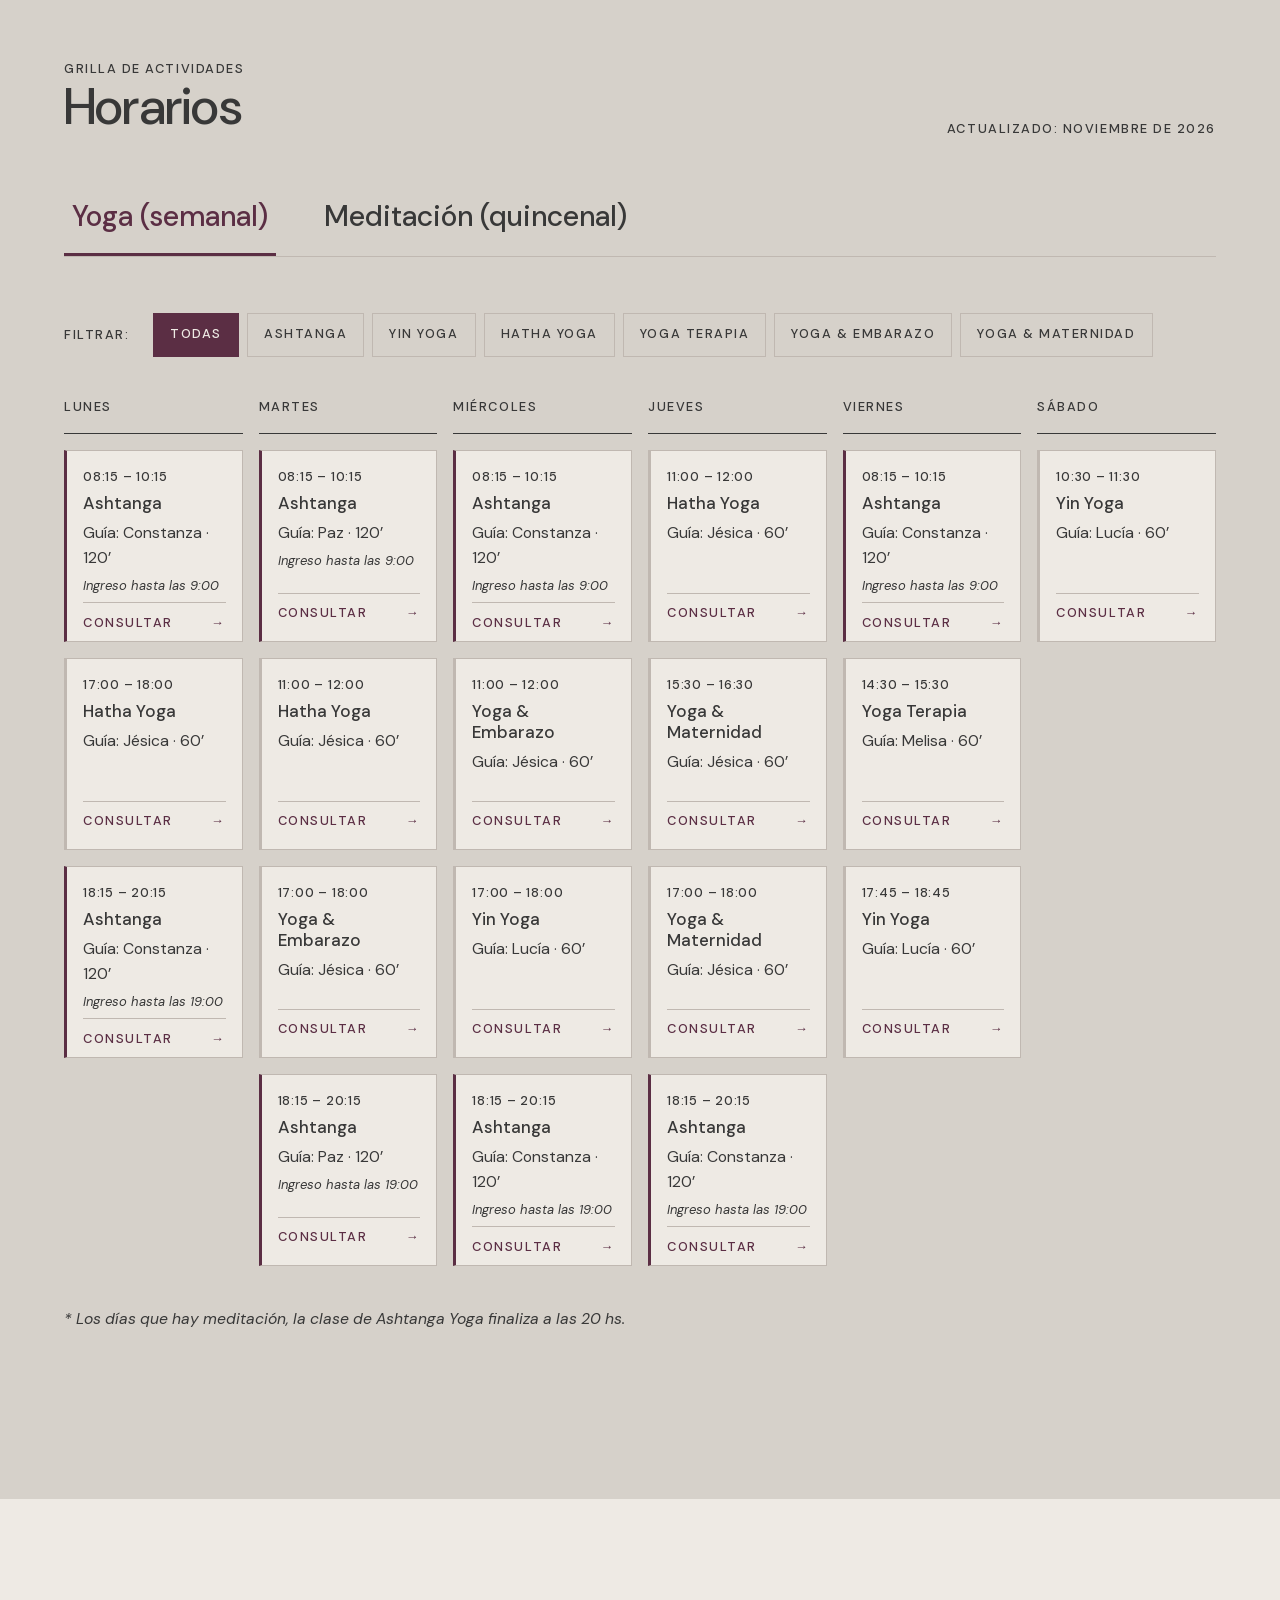
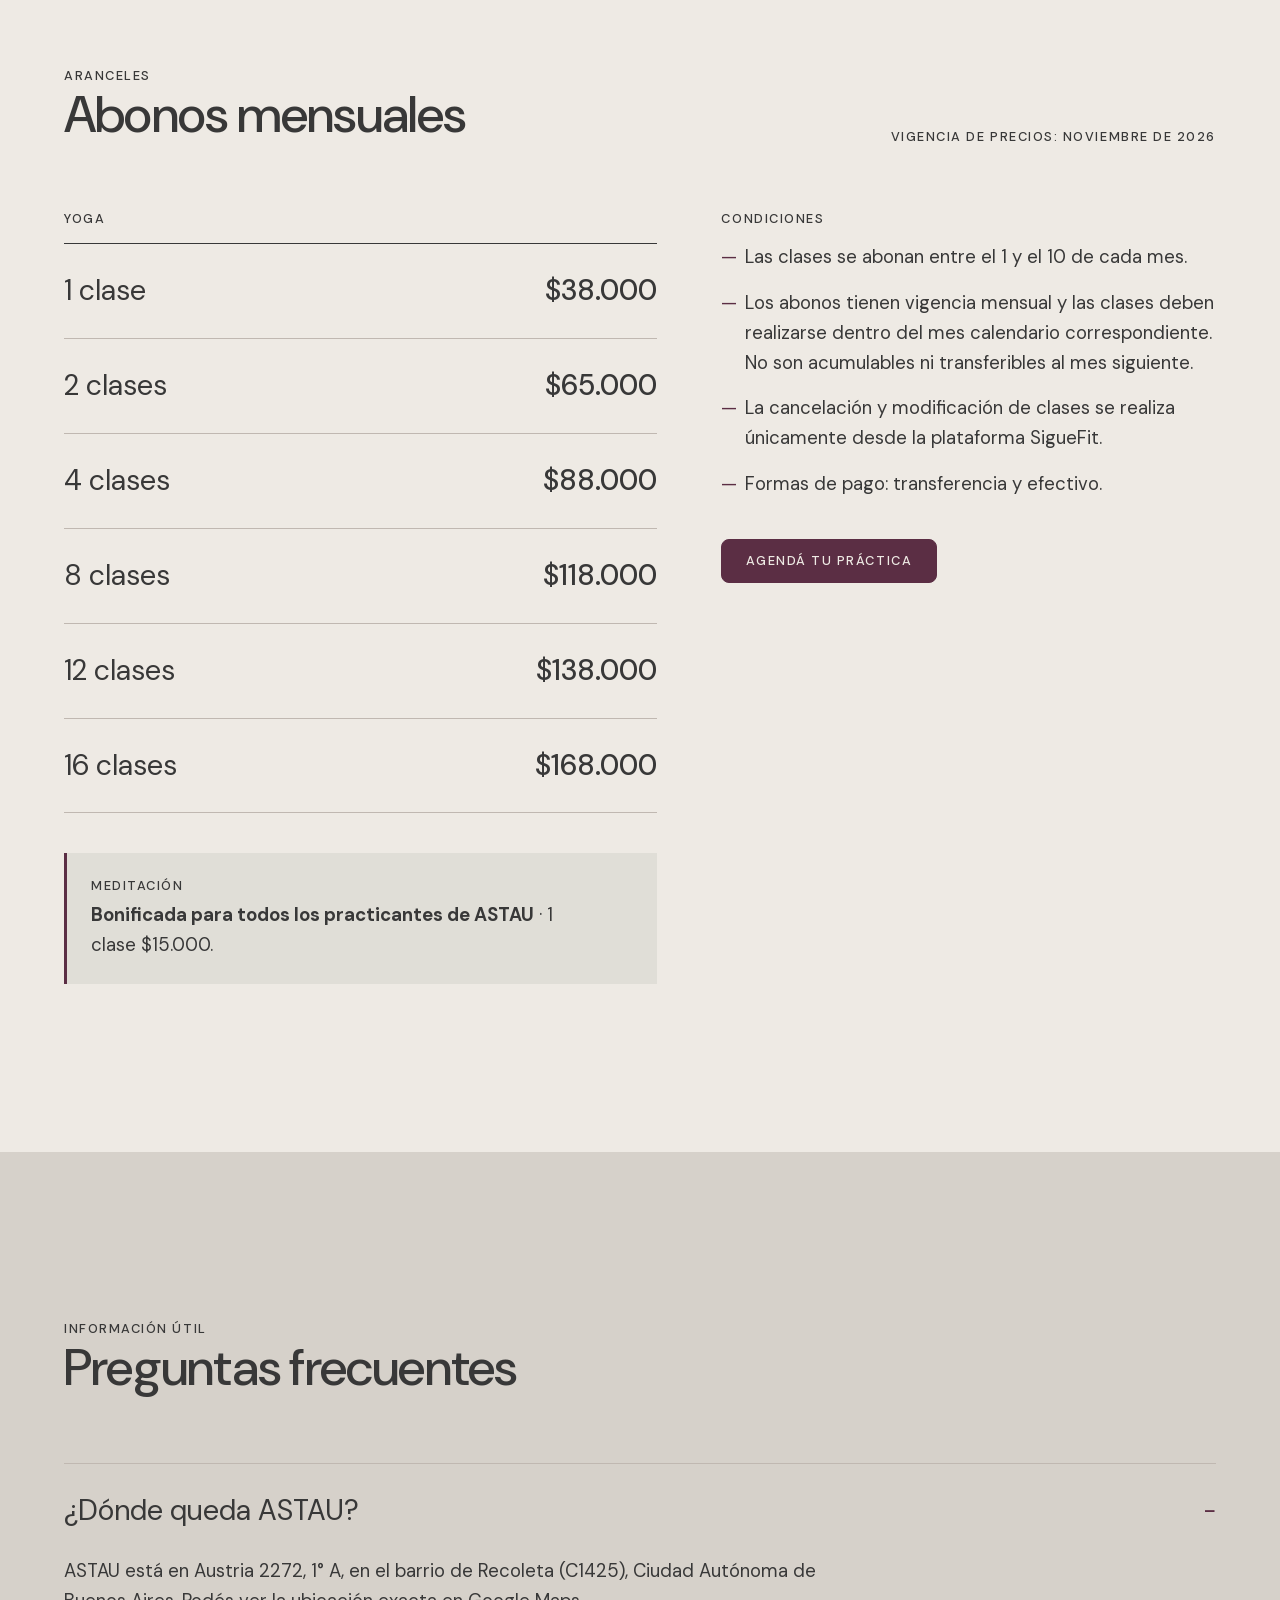
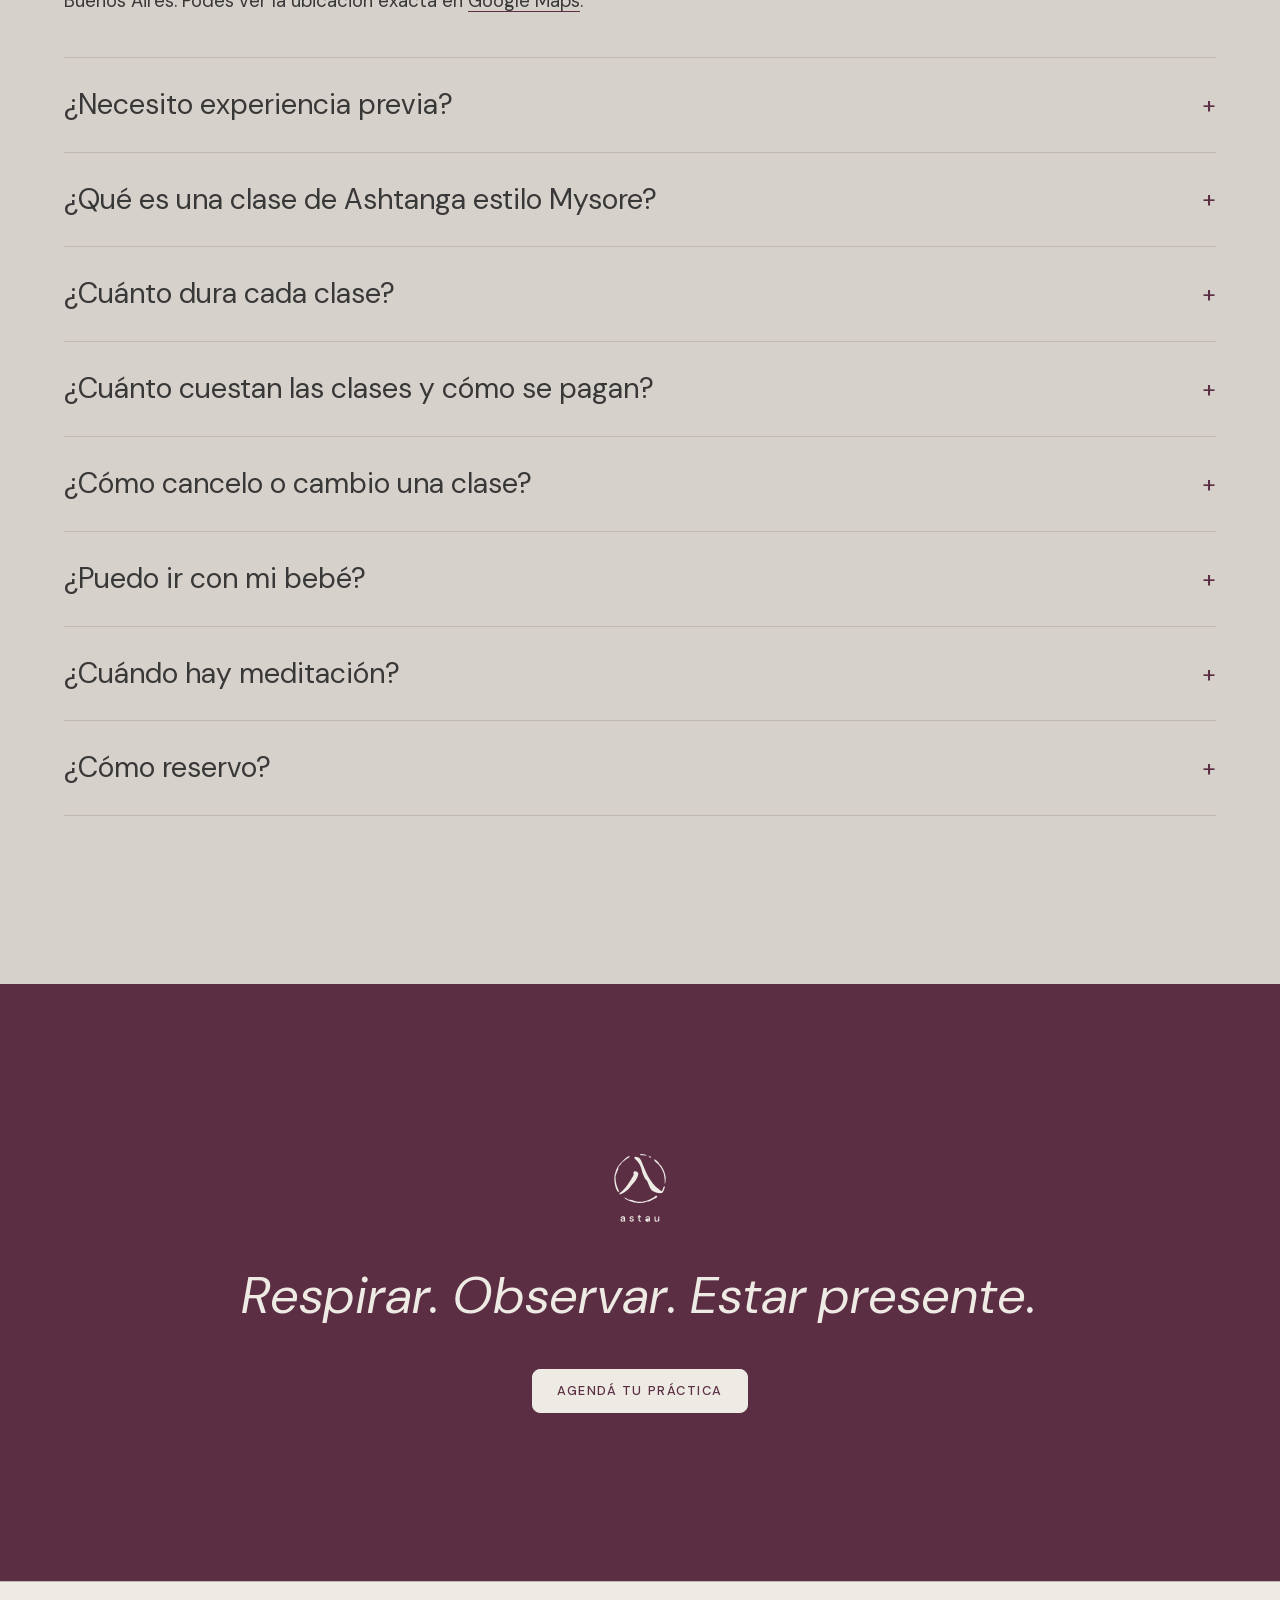
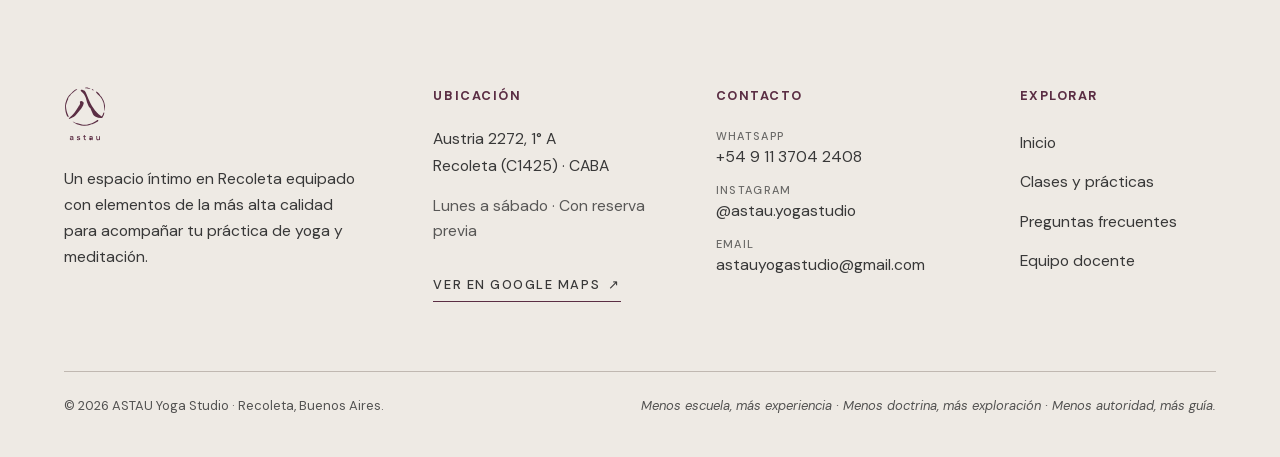
<file: clases/index.html>
<!DOCTYPE html>
<html lang="es-AR">
<head>
  <meta charset="utf-8">
  <meta name="viewport" content="width=device-width, initial-scale=1.0">
  <title>Clases de yoga en Recoleta: prácticas, horarios y abonos · ASTAU</title>
  <meta name="description" content="Ashtanga estilo Mysore, Yin Yoga, Hatha, Yoga Terapia, yoga prenatal y postnatal, y meditación. Horarios de lunes a sábado y abonos mensuales.">
  <link rel="canonical" href="https://www.astauyoga.com.ar/clases/">

  <!-- Open Graph -->
  <meta property="og:type" content="website">
  <meta property="og:locale" content="es_AR">
  <meta property="og:site_name" content="ASTAU Yoga Studio">
  <meta property="og:title" content="Clases de yoga en Recoleta: prácticas, horarios y abonos · ASTAU">
  <meta property="og:description" content="Ashtanga estilo Mysore, Yin Yoga, Hatha, Yoga Terapia, yoga prenatal y postnatal, y meditación. Horarios de lunes a sábado y abonos mensuales.">
  <meta property="og:url" content="https://www.astauyoga.com.ar/clases/">
  <meta property="og:image" content="https://www.astauyoga.com.ar/assets/img/og-astau.jpg">
  <meta property="og:image:width" content="1200">
  <meta property="og:image:height" content="630">
  <meta name="twitter:card" content="summary_large_image">

  <!-- Iconos y Manifiesto -->
  <link rel="icon" href="../favicon.svg" type="image/svg+xml">
  <link rel="manifest" href="../site.webmanifest">
  <meta name="theme-color" content="#EEEAE4">

  <!-- Preload tipografía variable -->
  <link rel="preload" href="../assets/fonts/DMSans-Variable.woff2" as="font" type="font/woff2" crossorigin>
  <link rel="preload" href="../assets/fonts/DMSans-Italic-Variable.woff2" as="font" type="font/woff2" crossorigin>

  <!-- Hojas de estilo -->
  <link rel="stylesheet" href="../assets/css/tokens.css">
  <link rel="stylesheet" href="../assets/css/base.css">
  <link rel="stylesheet" href="../assets/css/components.css">
  <link rel="stylesheet" href="../assets/css/pages.css">

  <!-- Datos estructurados JSON-LD (SportsActivityLocation + OfferCatalog + WebSite + BreadcrumbList) -->
  <script type="application/ld+json">
  {
    "@context": "https://schema.org",
    "@graph": [
      {
        "@type": "SportsActivityLocation",
        "@id": "https://www.astauyoga.com.ar/#organization",
        "name": "ASTAU Yoga Studio",
        "alternateName": "ASTAU",
        "url": "https://www.astauyoga.com.ar/",
        "telephone": "+54 9 11 3704-2408",
        "email": "astauyogastudio@gmail.com",
        "image": "https://www.astauyoga.com.ar/assets/img/og-astau.jpg",
        "priceRange": "$15.000 - $168.000 ARS",
        "address": {
          "@type": "PostalAddress",
          "streetAddress": "Austria 2272, 1° A",
          "addressLocality": "Recoleta, Ciudad Autónoma de Buenos Aires",
          "addressRegion": "CABA",
          "postalCode": "C1425",
          "addressCountry": "AR"
        },
        "geo": {
          "@type": "GeoCoordinates",
          "latitude": -34.5882,
          "longitude": -58.4023
        },
        "hasMap": "https://maps.app.goo.gl/wTtZTwhwu7xZctVu7",
        "sameAs": [
          "https://www.instagram.com/astau.yogastudio/"
        ],
        "openingHoursSpecification": [
          {
            "@type": "OpeningHoursSpecification",
            "dayOfWeek": ["Monday", "Tuesday", "Wednesday"],
            "opens": "08:15",
            "closes": "20:15"
          },
          {
            "@type": "OpeningHoursSpecification",
            "dayOfWeek": "Thursday",
            "opens": "11:00",
            "closes": "20:15"
          },
          {
            "@type": "OpeningHoursSpecification",
            "dayOfWeek": "Friday",
            "opens": "08:15",
            "closes": "18:45"
          },
          {
            "@type": "OpeningHoursSpecification",
            "dayOfWeek": "Saturday",
            "opens": "10:30",
            "closes": "11:30"
          }
        ],
        "hasOfferCatalog": {
          "@type": "OfferCatalog",
          "name": "Prácticas y abonos mensuales en ASTAU",
          "itemListElement": [
            {
              "@type": "Offer",
              "name": "Abono mensual Yoga — 1 clase",
              "price": "38000",
              "priceCurrency": "ARS",
              "url": "https://www.astauyoga.com.ar/clases/#abonos"
            },
            {
              "@type": "Offer",
              "name": "Abono mensual Yoga — 2 clases",
              "price": "65000",
              "priceCurrency": "ARS",
              "url": "https://www.astauyoga.com.ar/clases/#abonos"
            },
            {
              "@type": "Offer",
              "name": "Abono mensual Yoga — 4 clases",
              "price": "88000",
              "priceCurrency": "ARS",
              "url": "https://www.astauyoga.com.ar/clases/#abonos"
            },
            {
              "@type": "Offer",
              "name": "Abono mensual Yoga — 8 clases",
              "price": "118000",
              "priceCurrency": "ARS",
              "url": "https://www.astauyoga.com.ar/clases/#abonos"
            },
            {
              "@type": "Offer",
              "name": "Abono mensual Yoga — 12 clases",
              "price": "138000",
              "priceCurrency": "ARS",
              "url": "https://www.astauyoga.com.ar/clases/#abonos"
            },
            {
              "@type": "Offer",
              "name": "Abono mensual Yoga — 16 clases",
              "price": "168000",
              "priceCurrency": "ARS",
              "url": "https://www.astauyoga.com.ar/clases/#abonos"
            },
            {
              "@type": "Offer",
              "name": "Clase de Meditación (bonificada para practicantes de ASTAU)",
              "price": "15000",
              "priceCurrency": "ARS",
              "url": "https://www.astauyoga.com.ar/clases/#abonos"
            }
          ]
        }
      },
      {
        "@type": "WebSite",
        "@id": "https://www.astauyoga.com.ar/#website",
        "url": "https://www.astauyoga.com.ar/",
        "name": "ASTAU Yoga Studio",
        "inLanguage": "es-AR"
      },
      {
        "@type": "BreadcrumbList",
        "itemListElement": [
          {
            "@type": "ListItem",
            "position": 1,
            "name": "Inicio",
            "item": "https://www.astauyoga.com.ar/"
          },
          {
            "@type": "ListItem",
            "position": 2,
            "name": "Clases",
            "item": "https://www.astauyoga.com.ar/clases/"
          }
        ]
      }
    ]
  }
  </script>
</head>
<body>
  <a class="skip-link" href="#contenido-principal">Saltar al contenido</a>

  <!-- Header -->
  <header class="site-header">
    <div class="container site-header__inner">
      <a class="site-logo" href="../" aria-label="ASTAU — Inicio">
        <img class="site-logo__img site-logo__img--color" src="../assets/brand/logo-color.svg" width="90" height="121" alt="ASTAU">
      </a>

      <nav class="site-nav" aria-label="Navegación principal">
        <ul class="site-nav__list">
          <li><a class="site-nav__link" href="../">Inicio</a></li>
          <li><a class="site-nav__link" href="../clases/" aria-current="page">Clases</a></li>
          <li><a class="site-nav__link" href="../equipo/">Equipo</a></li>
          <li><a class="site-nav__link" href="#contacto">Contacto</a></li>
        </ul>

        <a
          class="btn btn--primary site-nav__cta-desktop"
          href="https://wa.me/5491137042408?text=Hola%2C%20quiero%20agendar%20una%20pr%C3%A1ctica%20en%20ASTAU."
          target="_blank"
          rel="noopener noreferrer"
          data-track="clic_whatsapp"
          data-track-location="header"
        >Agendá tu práctica</a>

        <button
          class="menu-toggle"
          type="button"
          aria-expanded="false"
          aria-controls="mobile-menu"
        >Menú</button>
      </nav>
    </div>
  </header>

  <!-- Panel Menú Mobile -->
  <div id="mobile-menu" class="mobile-menu" role="dialog" aria-label="Menú de navegación" hidden>
    <nav aria-label="Navegación móvil">
      <ul class="mobile-menu__list">
        <li><a class="mobile-menu__link" href="../">Inicio</a></li>
        <li><a class="mobile-menu__link" href="../clases/" aria-current="page">Clases</a></li>
        <li><a class="mobile-menu__link" href="../equipo/">Equipo</a></li>
        <li><a class="mobile-menu__link" href="#contacto">Contacto</a></li>
      </ul>
    </nav>

    <div class="mobile-menu__footer">
      <div>
        <a
          class="btn btn--primary"
          href="https://wa.me/5491137042408?text=Hola%2C%20quiero%20agendar%20una%20pr%C3%A1ctica%20en%20ASTAU."
          target="_blank"
          rel="noopener noreferrer"
          data-track="clic_whatsapp"
          data-track-location="header_mobile"
        >Agendá tu práctica</a>
      </div>
      <div class="mobile-menu__meta">
        <p>Austria 2272, 1° A · Recoleta, CABA</p>
        <p><a class="link-inline" href="https://wa.me/5491137042408" target="_blank" rel="noopener noreferrer" data-track="clic_whatsapp" data-track-location="menu_mobile">+54 9 11 3704 2408</a> · <a class="link-inline" href="https://www.instagram.com/astau.yogastudio/" target="_blank" rel="noopener noreferrer" data-track="clic_instagram">@astau.yogastudio</a></p>
      </div>
    </div>
  </div>

  <main id="contenido-principal">
    <!-- 1. APERTURA -->
    <section class="page-hero" aria-labelledby="clases-titulo">
      <div class="container page-hero__grid">
        <div data-reveal>
          <p class="t-label">Clases · Recoleta, Buenos Aires</p>
          <h1 id="clases-titulo" class="t-display" style="margin-block-start: var(--s-2);">
            Un camino.<br>
            Diferentes prácticas.
          </h1>
        </div>
        <div data-reveal style="--reveal-delay: 120ms;">
          <p class="t-quote" style="font-size: clamp(1.375rem, 1.5vw + 1rem, 2rem);">
            Prácticas adaptadas para todos los niveles y edades. Grupos reducidos y acompañamiento personalizado.
          </p>
          <div style="margin-block-start: var(--s-3); display: flex; flex-wrap: wrap; gap: var(--s-2);">
            <a class="btn btn--primary" href="#horarios">Ver grilla de horarios</a>
            <a class="btn btn--secondary" href="#abonos">Abonos mensuales</a>
          </div>
        </div>
      </div>
    </section>

    <!-- 2. FICHAS DE LAS 7 PRÁCTICAS -->
    <section aria-label="Nuestras prácticas">
      <div class="container">
        <!-- 01. Ashtanga -->
        <article id="ashtanga" class="practice-detail" data-reveal>
          <div class="practice-detail__content">
            <p class="t-label">01 · Práctica</p>
            <h2 class="t-h2">Ashtanga</h2>
            <p class="practice-detail__subtitle">Ashtanga Vinyasa Yoga — clases estilo Mysore en Recoleta</p>
            <p class="t-body">
              Práctica dinámica que enlaza movimiento y respiración en secuencias progresivas de posturas (vinyasa), generando calor interno, desintoxicación y enfoque mental.
            </p>
            <p class="t-body">
              En las clases estilo Mysore se practica en silencio y al propio ritmo, con una guía personalizada. Es ideal para quienes buscan cultivar el autoconocimiento, con autonomía y compromiso.
            </p>
            <div class="practice-detail__specs">
              <p><strong>Duración:</strong> 120’ | Completar la primera serie suele llevar 90’ | Principiantes 45’ a 60’</p>
              <p><strong>Guías:</strong> <a class="link-inline" href="../equipo/#constanza-iselli">Constanza Iselli</a> &amp; <a class="link-inline" href="../equipo/#paz-rufino">Paz Rufino</a></p>
            </div>
            <div class="practice-detail__actions">
              <a class="btn btn--secondary" href="../clases/?practica=ashtanga#horarios" data-filter-link="ashtanga">Ver horarios de Ashtanga</a>
              <a
                class="link-editorial"
                href="https://wa.me/5491137042408?text=Hola%2C%20quiero%20consultar%20por%20las%20clases%20de%20Ashtanga%20en%20ASTAU."
                target="_blank"
                rel="noopener noreferrer"
                data-track="clic_whatsapp"
                data-track-location="ficha_practica"
                data-track-practice="Ashtanga"
              >Consultar por WhatsApp</a>
            </div>
          </div>
          <div class="practice-detail__media">
            <figure class="media media--4-5">
              <picture>
                <source type="image/avif" srcset="../assets/img/practica-ashtanga.avif 600w, ../assets/img/practica-ashtanga-2x.avif 1200w" sizes="(max-width: 1023px) 100vw, 42vw">
                <source type="image/webp" srcset="../assets/img/practica-ashtanga.webp 600w, ../assets/img/practica-ashtanga-2x.webp 1200w" sizes="(max-width: 1023px) 100vw, 42vw">
                <img src="../assets/img/practica-ashtanga.webp" alt="Práctica de Ashtanga Yoga estilo Mysore en ASTAU Recoleta" width="600" height="750" loading="lazy">
              </picture>
              <span class="media__badge" aria-hidden="true">practica-ashtanga</span>
            </figure>
          </div>
        </article>

        <!-- 02. Yin Yoga -->
        <article id="yin-yoga" class="practice-detail" data-reveal>
          <div class="practice-detail__content">
            <p class="t-label">02 · Práctica</p>
            <h2 class="t-h2">Yin Yoga</h2>
            <p class="practice-detail__subtitle">Yin Yoga — estiramiento profundo y medicina china</p>
            <p class="t-body">
              Práctica de ritmo suave, que combina principios del yoga con saberes y métodos de la medicina china. Se trabaja sobre los tejidos yin del cuerpo (fascia, huesos, articulaciones y ligamentos) permitiendo así abrir espacios corporales.
            </p>
            <p class="t-body">
              Se utilizan elementos de sostén como bolsters, bloques y cintos. Las asanas son de suelo y se mantienen por tiempos prolongados buscando un estiramiento y relajación profunda.
            </p>
            <div class="practice-detail__specs">
              <p><strong>Duración:</strong> 60’</p>
              <p><strong>Guía:</strong> <a class="link-inline" href="../equipo/#lucia-larroude">Lucía Larroudé</a></p>
            </div>
            <div class="practice-detail__actions">
              <a class="btn btn--secondary" href="../clases/?practica=yin-yoga#horarios" data-filter-link="yin-yoga">Ver horarios de Yin Yoga</a>
              <a
                class="link-editorial"
                href="https://wa.me/5491137042408?text=Hola%2C%20quiero%20consultar%20por%20las%20clases%20de%20Yin%20Yoga%20en%20ASTAU."
                target="_blank"
                rel="noopener noreferrer"
                data-track="clic_whatsapp"
                data-track-location="ficha_practica"
                data-track-practice="Yin Yoga"
              >Consultar por WhatsApp</a>
            </div>
          </div>
          <div class="practice-detail__media">
            <figure class="media media--4-5">
              <picture>
                <source type="image/avif" srcset="../assets/img/practica-yin.avif 600w, ../assets/img/practica-yin-2x.avif 1200w" sizes="(max-width: 1023px) 100vw, 42vw">
                <source type="image/webp" srcset="../assets/img/practica-yin.webp 600w, ../assets/img/practica-yin-2x.webp 1200w" sizes="(max-width: 1023px) 100vw, 42vw">
                <img src="../assets/img/practica-yin.webp" alt="Práctica de Yin Yoga con bolsters y elementos de sostén en ASTAU" width="600" height="750" loading="lazy">
              </picture>
              <span class="media__badge" aria-hidden="true">practica-yin</span>
            </figure>
          </div>
        </article>

        <!-- 03. Hatha Yoga -->
        <article id="hatha-yoga" class="practice-detail" data-reveal>
          <div class="practice-detail__content">
            <p class="t-label">03 · Práctica</p>
            <h2 class="t-h2">Hatha Yoga</h2>
            <p class="practice-detail__subtitle">Hatha Yoga — presencia, respiración consciente y equilibrio</p>
            <p class="t-body">
              Práctica lenta y profunda para despertar la auto observación, la sensibilidad corporal y restaurar el equilibrio interno. A través de posturas combinadas con respiración consciente y atención plena, se fortalece y tonifica el cuerpo, se alinea la energía y se calma el sistema nervioso.
            </p>
            <div class="practice-detail__specs">
              <p><strong>Duración:</strong> 60’</p>
              <p><strong>Guía:</strong> <a class="link-inline" href="../equipo/#jesica-doldan">Jésica Doldan</a></p>
            </div>
            <div class="practice-detail__actions">
              <a class="btn btn--secondary" href="../clases/?practica=hatha-yoga#horarios" data-filter-link="hatha-yoga">Ver horarios de Hatha Yoga</a>
              <a
                class="link-editorial"
                href="https://wa.me/5491137042408?text=Hola%2C%20quiero%20consultar%20por%20las%20clases%20de%20Hatha%20Yoga%20en%20ASTAU."
                target="_blank"
                rel="noopener noreferrer"
                data-track="clic_whatsapp"
                data-track-location="ficha_practica"
                data-track-practice="Hatha Yoga"
              >Consultar por WhatsApp</a>
            </div>
          </div>
          <div class="practice-detail__media">
            <figure class="media media--4-5">
              <picture>
                <source type="image/avif" srcset="../assets/img/practica-hatha.avif 600w, ../assets/img/practica-hatha-2x.avif 1200w" sizes="(max-width: 1023px) 100vw, 42vw">
                <source type="image/webp" srcset="../assets/img/practica-hatha.webp 600w, ../assets/img/practica-hatha-2x.webp 1200w" sizes="(max-width: 1023px) 100vw, 42vw">
                <img src="../assets/img/practica-hatha.webp" alt="Práctica de Hatha Yoga en la sala de ASTAU Recoleta" width="600" height="750" loading="lazy">
              </picture>
              <span class="media__badge" aria-hidden="true">practica-hatha</span>
            </figure>
          </div>
        </article>

        <!-- 04. Yoga Terapia -->
        <article id="yoga-terapia" class="practice-detail" data-reveal>
          <div class="practice-detail__content">
            <p class="t-label">04 · Práctica</p>
            <h2 class="t-h2">Yoga Terapia</h2>
            <p class="practice-detail__subtitle">Yoga terapéutico — acompañamiento para lesiones, movilidad y sanación</p>
            <p class="t-body">
              Una práctica que combina movimientos suaves, respiración consciente y el uso de elementos de apoyo para acompañar procesos de sanación. Trabaja la estabilidad, la movilidad y la relajación. Es ideal para quienes atraviesan lesiones o patologías, o buscan un ritmo más pausado como complemento de prácticas dinámicas.
            </p>
            <div class="practice-detail__specs">
              <p><strong>Duración:</strong> 60’</p>
              <p><strong>Guía:</strong> <a class="link-inline" href="../equipo/#melisa-larsen">Melisa Larsen</a></p>
            </div>
            <div class="practice-detail__actions">
              <a class="btn btn--secondary" href="../clases/?practica=yoga-terapia#horarios" data-filter-link="yoga-terapia">Ver horarios de Yoga Terapia</a>
              <a
                class="link-editorial"
                href="https://wa.me/5491137042408?text=Hola%2C%20quiero%20consultar%20por%20las%20clases%20de%20Yoga%20Terapia%20en%20ASTAU."
                target="_blank"
                rel="noopener noreferrer"
                data-track="clic_whatsapp"
                data-track-location="ficha_practica"
                data-track-practice="Yoga Terapia"
              >Consultar por WhatsApp</a>
            </div>
          </div>
          <div class="practice-detail__media">
            <figure class="media media--4-5">
              <picture>
                <source type="image/avif" srcset="../assets/img/practica-terapia.avif 600w, ../assets/img/practica-terapia-2x.avif 1200w" sizes="(max-width: 1023px) 100vw, 42vw">
                <source type="image/webp" srcset="../assets/img/practica-terapia.webp 600w, ../assets/img/practica-terapia-2x.webp 1200w" sizes="(max-width: 1023px) 100vw, 42vw">
                <img src="../assets/img/practica-terapia.webp" alt="Práctica de Yoga Terapia con elementos de apoyo en ASTAU" width="600" height="750" loading="lazy">
              </picture>
              <span class="media__badge" aria-hidden="true">practica-terapia</span>
            </figure>
          </div>
        </article>

        <!-- 05. Yoga & Embarazo -->
        <article id="yoga-embarazo" class="practice-detail" data-reveal>
          <div class="practice-detail__content">
            <p class="t-label">05 · Práctica</p>
            <h2 class="t-h2">Yoga &amp; Embarazo</h2>
            <p class="practice-detail__subtitle">Yoga prenatal — clases para embarazadas en cada trimestre</p>
            <p class="t-body">
              Prácticas adaptadas a cada trimestre, que fortalecen, relajan y conectan con tu bebé a través de las posturas con respiración consciente y suave. Clases semipersonalizadas, con cupos reducidos, para acompañarte durante todo el embarazo en un espacio de conexión con otras mamás. El embarazo es un viaje, el yoga tu guía.
            </p>
            <div class="practice-detail__specs">
              <p><strong>Duración:</strong> 60’</p>
              <p><strong>Guía:</strong> <a class="link-inline" href="../equipo/#jesica-doldan">Jésica Doldan</a></p>
            </div>
            <div class="practice-detail__actions">
              <a class="btn btn--secondary" href="../clases/?practica=yoga-embarazo#horarios" data-filter-link="yoga-embarazo">Ver horarios de Yoga &amp; Embarazo</a>
              <a
                class="link-editorial"
                href="https://wa.me/5491137042408?text=Hola%2C%20quiero%20consultar%20por%20las%20clases%20de%20Yoga%20%26%20Embarazo%20en%20ASTAU."
                target="_blank"
                rel="noopener noreferrer"
                data-track="clic_whatsapp"
                data-track-location="ficha_practica"
                data-track-practice="Yoga & Embarazo"
              >Consultar por WhatsApp</a>
            </div>
          </div>
          <div class="practice-detail__media">
            <figure class="media media--4-5">
              <picture>
                <source type="image/avif" srcset="../assets/img/practica-embarazo.avif 600w, ../assets/img/practica-embarazo-2x.avif 1200w" sizes="(max-width: 1023px) 100vw, 42vw">
                <source type="image/webp" srcset="../assets/img/practica-embarazo.webp 600w, ../assets/img/practica-embarazo-2x.webp 1200w" sizes="(max-width: 1023px) 100vw, 42vw">
                <img src="../assets/img/practica-embarazo.webp" alt="Práctica de Yoga y Embarazo prenatal en ASTAU Recoleta" width="600" height="750" loading="lazy">
              </picture>
              <span class="media__badge" aria-hidden="true">practica-embarazo</span>
            </figure>
          </div>
        </article>

        <!-- 06. Yoga & Maternidad -->
        <article id="yoga-maternidad" class="practice-detail" data-reveal>
          <div class="practice-detail__content">
            <p class="t-label">06 · Práctica</p>
            <h2 class="t-h2">Yoga &amp; Maternidad</h2>
            <p class="practice-detail__subtitle">Yoga postnatal y posparto con bebés — puerperio y crianza temprana</p>
            <p class="t-body">
              Una práctica para transitar las distintas etapas de la maternidad después del nacimiento, desde el puerperio hasta la crianza temprana. A través del movimiento, la respiración y el encuentro con otras mujeres, te acompañamos en el proceso de reencontrarte con tu cuerpo, reconocer sus nuevas posibilidades y recuperar progresivamente fuerza, movilidad y conciencia del suelo pélvico. Un espacio para compartir emociones, experiencias y descubrimientos sobre el rol de maternar. En esta clase los bebés son bienvenidos.
            </p>
            <div class="practice-detail__specs">
              <p><strong>Duración:</strong> 60’</p>
              <p><strong>Guía:</strong> <a class="link-inline" href="../equipo/#jesica-doldan">Jésica Doldan</a></p>
            </div>
            <div class="practice-detail__actions">
              <a class="btn btn--secondary" href="../clases/?practica=yoga-maternidad#horarios" data-filter-link="yoga-maternidad">Ver horarios de Yoga &amp; Maternidad</a>
              <a
                class="link-editorial"
                href="https://wa.me/5491137042408?text=Hola%2C%20quiero%20consultar%20por%20las%20clases%20de%20Yoga%20%26%20Maternidad%20en%20ASTAU."
                target="_blank"
                rel="noopener noreferrer"
                data-track="clic_whatsapp"
                data-track-location="ficha_practica"
                data-track-practice="Yoga & Maternidad"
              >Consultar por WhatsApp</a>
            </div>
          </div>
          <div class="practice-detail__media">
            <figure class="media media--4-5">
              <picture>
                <source type="image/avif" srcset="../assets/img/practica-maternidad.avif 600w, ../assets/img/practica-maternidad-2x.avif 1200w" sizes="(max-width: 1023px) 100vw, 42vw">
                <source type="image/webp" srcset="../assets/img/practica-maternidad.webp 600w, ../assets/img/practica-maternidad-2x.webp 1200w" sizes="(max-width: 1023px) 100vw, 42vw">
                <img src="../assets/img/practica-maternidad.webp" alt="Práctica de Yoga y Maternidad postnatal con bebés en ASTAU" width="600" height="750" loading="lazy">
              </picture>
              <span class="media__badge" aria-hidden="true">practica-maternidad</span>
            </figure>
          </div>
        </article>

        <!-- 07. Meditación -->
        <article id="meditacion" class="practice-detail" data-reveal>
          <div class="practice-detail__content">
            <p class="t-label">07 · Práctica</p>
            <h2 class="t-h2">Meditación</h2>
            <p class="practice-detail__subtitle">Meditación guiada en grupo — atención, quietud y silencio</p>
            <p class="t-body">
              Un momento para cultivar la atención y la presencia, con la guía de la intuición, la sensibilidad y la respiración. Buscamos habitar la quietud y el silencio como un portal hacia la observación interna.
            </p>
            <p class="t-body">
              En cada encuentro performamos un ritual para generar el hábito de una práctica individual y cotidiana, con el impulso y el sostén del grupo.
            </p>
            <div class="practice-detail__specs">
              <p><strong>Duración:</strong> 30’</p>
              <p><strong>Guías:</strong> <a class="link-inline" href="../equipo/#constanza-iselli">Constanza Iselli</a> &amp; <a class="link-inline" href="../equipo/#lucia-larroude">Lucía Larroudé</a></p>
            </div>
            <div class="practice-detail__actions">
              <a class="btn btn--secondary" href="../clases/?practica=meditacion#horarios" data-filter-link="meditacion">Ver horarios de Meditación</a>
              <a
                class="link-editorial"
                href="https://wa.me/5491137042408?text=Hola%2C%20quiero%20saber%20las%20fechas%20de%20meditaci%C3%B3n%20de%20este%20mes."
                target="_blank"
                rel="noopener noreferrer"
                data-track="clic_whatsapp"
                data-track-location="ficha_practica"
                data-track-practice="Meditación"
              >Consultar fechas del mes</a>
            </div>
          </div>
          <div class="practice-detail__media">
            <figure class="media media--4-5">
              <picture>
                <source type="image/avif" srcset="../assets/img/practica-meditacion.avif 600w, ../assets/img/practica-meditacion-2x.avif 1200w" sizes="(max-width: 1023px) 100vw, 42vw">
                <source type="image/webp" srcset="../assets/img/practica-meditacion.webp 600w, ../assets/img/practica-meditacion-2x.webp 1200w" sizes="(max-width: 1023px) 100vw, 42vw">
                <img src="../assets/img/practica-meditacion.webp" alt="Encuentro de Meditación en ASTAU Recoleta" width="600" height="750" loading="lazy">
              </picture>
              <span class="media__badge" aria-hidden="true">practica-meditacion</span>
            </figure>
          </div>
        </article>
      </div>
    </section>

    <!-- 3. HORARIOS (#horarios — 19 clases semanales + 2 de meditación en HTML) -->
    <section id="horarios" class="section section--surface" aria-labelledby="horarios-titulo">
      <div class="container">
        <div style="margin-block-end: var(--s-4); display: flex; flex-wrap: wrap; justify-content: space-between; align-items: flex-end; gap: var(--s-2);" data-reveal>
          <div>
            <p class="t-label">Grilla de actividades</p>
            <h2 id="horarios-titulo" class="t-h2">Horarios</h2>
          </div>
          <p class="t-label" style="color: var(--c-text);">Actualizado: noviembre de 2026</p>
        </div>

        <!-- Pestañas Yoga / Meditación -->
        <div class="tabs-header" data-reveal>
          <div class="tablist" role="tablist" focusgroup="tablist nomemory" aria-label="Tipo de práctica">
            <button
              id="tab-yoga"
              class="tab-btn"
              type="button"
              role="tab"
              aria-selected="true"
              tabindex="0"
              focusgroupstart
              data-tab-name="Yoga"
            >Yoga (semanal)</button>
            <button
              id="tab-meditacion"
              class="tab-btn"
              type="button"
              role="tab"
              aria-selected="false"
              tabindex="-1"
              data-tab-name="Meditación"
            >Meditación (quincenal)</button>
          </div>
        </div>

        <!-- PANEL 1: YOGA (19 clases semanales de lunes a sábado) -->
        <div id="panel-yoga" role="tabpanel" aria-labelledby="tab-yoga">
          <div class="tabpanel-inner">
            <!-- Controles: filtro por práctica + selector de día en mobile -->
            <div class="schedule-controls">
              <search aria-label="Filtrar horarios por práctica">
                <div class="filter-group" role="group" aria-label="Filtrar por práctica">
                  <span class="t-label filter-group__label">Filtrar:</span>
                  <button class="filter-chip" type="button" aria-pressed="true" data-filter="todas">Todas</button>
                  <button class="filter-chip" type="button" aria-pressed="false" data-filter="ashtanga">Ashtanga</button>
                  <button class="filter-chip" type="button" aria-pressed="false" data-filter="yin-yoga">Yin Yoga</button>
                  <button class="filter-chip" type="button" aria-pressed="false" data-filter="hatha-yoga">Hatha Yoga</button>
                  <button class="filter-chip" type="button" aria-pressed="false" data-filter="yoga-terapia">Yoga Terapia</button>
                  <button class="filter-chip" type="button" aria-pressed="false" data-filter="yoga-embarazo">Yoga &amp; Embarazo</button>
                  <button class="filter-chip" type="button" aria-pressed="false" data-filter="yoga-maternidad">Yoga &amp; Maternidad</button>
                </div>
              </search>

              <div class="day-selector" role="group" aria-label="Seleccionar día de la semana">
                <button class="day-btn" type="button" aria-pressed="true" data-day-target="lunes">Lunes</button>
                <button class="day-btn" type="button" aria-pressed="false" data-day-target="martes">Martes</button>
                <button class="day-btn" type="button" aria-pressed="false" data-day-target="miercoles">Miércoles</button>
                <button class="day-btn" type="button" aria-pressed="false" data-day-target="jueves">Jueves</button>
                <button class="day-btn" type="button" aria-pressed="false" data-day-target="viernes">Viernes</button>
                <button class="day-btn" type="button" aria-pressed="false" data-day-target="sabado">Sábado</button>
              </div>
            </div>

            <!-- Grilla de 6 columnas (Lunes a Sábado) -->
            <div class="schedule-grid">
              <!-- LUNES (3 clases) -->
              <div class="schedule-day" data-dia="lunes">
                <h3 class="schedule-day__title">Lunes</h3>
                <ul class="schedule-day__list">
                  <li class="schedule-card" data-dia="lunes" data-practica="ashtanga" data-hora="08:15">
                    <span class="schedule-card__time">08:15 – 10:15</span>
                    <strong class="schedule-card__name">Ashtanga</strong>
                    <span class="schedule-card__meta">Guía: Constanza · 120’</span>
                    <span class="schedule-card__note">Ingreso hasta las 9:00</span>
                    <a
                      class="schedule-card__action"
                      href="https://wa.me/5491137042408?text=Hola%2C%20quiero%20consultar%20por%20Ashtanga%2C%20lunes%2008%3A15."
                      target="_blank"
                      rel="noopener noreferrer"
                      data-track="clic_whatsapp"
                      data-track-location="clase"
                      data-track-practice="Ashtanga"
                    >Consultar <span aria-hidden="true">→</span></a>
                  </li>

                  <li class="schedule-card" data-dia="lunes" data-practica="hatha-yoga" data-hora="17:00">
                    <span class="schedule-card__time">17:00 – 18:00</span>
                    <strong class="schedule-card__name">Hatha Yoga</strong>
                    <span class="schedule-card__meta">Guía: Jésica · 60’</span>
                    <a
                      class="schedule-card__action"
                      href="https://wa.me/5491137042408?text=Hola%2C%20quiero%20consultar%20por%20Hatha%20Yoga%2C%20lunes%2017%3A00."
                      target="_blank"
                      rel="noopener noreferrer"
                      data-track="clic_whatsapp"
                      data-track-location="clase"
                      data-track-practice="Hatha Yoga"
                    >Consultar <span aria-hidden="true">→</span></a>
                  </li>

                  <li class="schedule-card" data-dia="lunes" data-practica="ashtanga" data-hora="18:15">
                    <span class="schedule-card__time">18:15 – 20:15</span>
                    <strong class="schedule-card__name">Ashtanga</strong>
                    <span class="schedule-card__meta">Guía: Constanza · 120’</span>
                    <span class="schedule-card__note">Ingreso hasta las 19:00</span>
                    <a
                      class="schedule-card__action"
                      href="https://wa.me/5491137042408?text=Hola%2C%20quiero%20consultar%20por%20Ashtanga%2C%20lunes%2018%3A15."
                      target="_blank"
                      rel="noopener noreferrer"
                      data-track="clic_whatsapp"
                      data-track-location="clase"
                      data-track-practice="Ashtanga"
                    >Consultar <span aria-hidden="true">→</span></a>
                  </li>
                </ul>
              </div>

              <!-- MARTES (4 clases) -->
              <div class="schedule-day" data-dia="martes">
                <h3 class="schedule-day__title">Martes</h3>
                <ul class="schedule-day__list">
                  <li class="schedule-card" data-dia="martes" data-practica="ashtanga" data-hora="08:15">
                    <span class="schedule-card__time">08:15 – 10:15</span>
                    <strong class="schedule-card__name">Ashtanga</strong>
                    <span class="schedule-card__meta">Guía: Paz · 120’</span>
                    <span class="schedule-card__note">Ingreso hasta las 9:00</span>
                    <a
                      class="schedule-card__action"
                      href="https://wa.me/5491137042408?text=Hola%2C%20quiero%20consultar%20por%20Ashtanga%2C%20martes%2008%3A15."
                      target="_blank"
                      rel="noopener noreferrer"
                      data-track="clic_whatsapp"
                      data-track-location="clase"
                      data-track-practice="Ashtanga"
                    >Consultar <span aria-hidden="true">→</span></a>
                  </li>

                  <li class="schedule-card" data-dia="martes" data-practica="hatha-yoga" data-hora="11:00">
                    <span class="schedule-card__time">11:00 – 12:00</span>
                    <strong class="schedule-card__name">Hatha Yoga</strong>
                    <span class="schedule-card__meta">Guía: Jésica · 60’</span>
                    <a
                      class="schedule-card__action"
                      href="https://wa.me/5491137042408?text=Hola%2C%20quiero%20consultar%20por%20Hatha%20Yoga%2C%20martes%2011%3A00."
                      target="_blank"
                      rel="noopener noreferrer"
                      data-track="clic_whatsapp"
                      data-track-location="clase"
                      data-track-practice="Hatha Yoga"
                    >Consultar <span aria-hidden="true">→</span></a>
                  </li>

                  <li class="schedule-card" data-dia="martes" data-practica="yoga-embarazo" data-hora="17:00">
                    <span class="schedule-card__time">17:00 – 18:00</span>
                    <strong class="schedule-card__name">Yoga &amp; Embarazo</strong>
                    <span class="schedule-card__meta">Guía: Jésica · 60’</span>
                    <a
                      class="schedule-card__action"
                      href="https://wa.me/5491137042408?text=Hola%2C%20quiero%20consultar%20por%20Yoga%20%26%20Embarazo%2C%20martes%2017%3A00."
                      target="_blank"
                      rel="noopener noreferrer"
                      data-track="clic_whatsapp"
                      data-track-location="clase"
                      data-track-practice="Yoga & Embarazo"
                    >Consultar <span aria-hidden="true">→</span></a>
                  </li>

                  <li class="schedule-card" data-dia="martes" data-practica="ashtanga" data-hora="18:15">
                    <span class="schedule-card__time">18:15 – 20:15</span>
                    <strong class="schedule-card__name">Ashtanga</strong>
                    <span class="schedule-card__meta">Guía: Paz · 120’</span>
                    <span class="schedule-card__note">Ingreso hasta las 19:00</span>
                    <a
                      class="schedule-card__action"
                      href="https://wa.me/5491137042408?text=Hola%2C%20quiero%20consultar%20por%20Ashtanga%2C%20martes%2018%3A15."
                      target="_blank"
                      rel="noopener noreferrer"
                      data-track="clic_whatsapp"
                      data-track-location="clase"
                      data-track-practice="Ashtanga"
                    >Consultar <span aria-hidden="true">→</span></a>
                  </li>
                </ul>
              </div>

              <!-- MIÉRCOLES (4 clases) -->
              <div class="schedule-day" data-dia="miercoles">
                <h3 class="schedule-day__title">Miércoles</h3>
                <ul class="schedule-day__list">
                  <li class="schedule-card" data-dia="miercoles" data-practica="ashtanga" data-hora="08:15">
                    <span class="schedule-card__time">08:15 – 10:15</span>
                    <strong class="schedule-card__name">Ashtanga</strong>
                    <span class="schedule-card__meta">Guía: Constanza · 120’</span>
                    <span class="schedule-card__note">Ingreso hasta las 9:00</span>
                    <a
                      class="schedule-card__action"
                      href="https://wa.me/5491137042408?text=Hola%2C%20quiero%20consultar%20por%20Ashtanga%2C%20mi%C3%A9rcoles%2008%3A15."
                      target="_blank"
                      rel="noopener noreferrer"
                      data-track="clic_whatsapp"
                      data-track-location="clase"
                      data-track-practice="Ashtanga"
                    >Consultar <span aria-hidden="true">→</span></a>
                  </li>

                  <li class="schedule-card" data-dia="miercoles" data-practica="yoga-embarazo" data-hora="11:00">
                    <span class="schedule-card__time">11:00 – 12:00</span>
                    <strong class="schedule-card__name">Yoga &amp; Embarazo</strong>
                    <span class="schedule-card__meta">Guía: Jésica · 60’</span>
                    <a
                      class="schedule-card__action"
                      href="https://wa.me/5491137042408?text=Hola%2C%20quiero%20consultar%20por%20Yoga%20%26%20Embarazo%2C%20mi%C3%A9rcoles%2011%3A00."
                      target="_blank"
                      rel="noopener noreferrer"
                      data-track="clic_whatsapp"
                      data-track-location="clase"
                      data-track-practice="Yoga & Embarazo"
                    >Consultar <span aria-hidden="true">→</span></a>
                  </li>

                  <li class="schedule-card" data-dia="miercoles" data-practica="yin-yoga" data-hora="17:00">
                    <span class="schedule-card__time">17:00 – 18:00</span>
                    <strong class="schedule-card__name">Yin Yoga</strong>
                    <span class="schedule-card__meta">Guía: Lucía · 60’</span>
                    <a
                      class="schedule-card__action"
                      href="https://wa.me/5491137042408?text=Hola%2C%20quiero%20consultar%20por%20Yin%20Yoga%2C%20mi%C3%A9rcoles%2017%3A00."
                      target="_blank"
                      rel="noopener noreferrer"
                      data-track="clic_whatsapp"
                      data-track-location="clase"
                      data-track-practice="Yin Yoga"
                    >Consultar <span aria-hidden="true">→</span></a>
                  </li>

                  <li class="schedule-card" data-dia="miercoles" data-practica="ashtanga" data-hora="18:15">
                    <span class="schedule-card__time">18:15 – 20:15</span>
                    <strong class="schedule-card__name">Ashtanga</strong>
                    <span class="schedule-card__meta">Guía: Constanza · 120’</span>
                    <span class="schedule-card__note">Ingreso hasta las 19:00</span>
                    <a
                      class="schedule-card__action"
                      href="https://wa.me/5491137042408?text=Hola%2C%20quiero%20consultar%20por%20Ashtanga%2C%20mi%C3%A9rcoles%2018%3A15."
                      target="_blank"
                      rel="noopener noreferrer"
                      data-track="clic_whatsapp"
                      data-track-location="clase"
                      data-track-practice="Ashtanga"
                    >Consultar <span aria-hidden="true">→</span></a>
                  </li>
                </ul>
              </div>

              <!-- JUECES / JUEVES (4 clases) -->
              <div class="schedule-day" data-dia="jueves">
                <h3 class="schedule-day__title">Jueves</h3>
                <ul class="schedule-day__list">
                  <li class="schedule-card" data-dia="jueves" data-practica="hatha-yoga" data-hora="11:00">
                    <span class="schedule-card__time">11:00 – 12:00</span>
                    <strong class="schedule-card__name">Hatha Yoga</strong>
                    <span class="schedule-card__meta">Guía: Jésica · 60’</span>
                    <a
                      class="schedule-card__action"
                      href="https://wa.me/5491137042408?text=Hola%2C%20quiero%20consultar%20por%20Hatha%20Yoga%2C%20jueves%2011%3A00."
                      target="_blank"
                      rel="noopener noreferrer"
                      data-track="clic_whatsapp"
                      data-track-location="clase"
                      data-track-practice="Hatha Yoga"
                    >Consultar <span aria-hidden="true">→</span></a>
                  </li>

                  <li class="schedule-card" data-dia="jueves" data-practica="yoga-maternidad" data-hora="15:30">
                    <span class="schedule-card__time">15:30 – 16:30</span>
                    <strong class="schedule-card__name">Yoga &amp; Maternidad</strong>
                    <span class="schedule-card__meta">Guía: Jésica · 60’</span>
                    <a
                      class="schedule-card__action"
                      href="https://wa.me/5491137042408?text=Hola%2C%20quiero%20consultar%20por%20Yoga%20%26%20Maternidad%2C%20jueves%2015%3A30."
                      target="_blank"
                      rel="noopener noreferrer"
                      data-track="clic_whatsapp"
                      data-track-location="clase"
                      data-track-practice="Yoga & Maternidad"
                    >Consultar <span aria-hidden="true">→</span></a>
                  </li>

                  <li class="schedule-card" data-dia="jueves" data-practica="yoga-maternidad" data-hora="17:00">
                    <span class="schedule-card__time">17:00 – 18:00</span>
                    <strong class="schedule-card__name">Yoga &amp; Maternidad</strong>
                    <span class="schedule-card__meta">Guía: Jésica · 60’</span>
                    <a
                      class="schedule-card__action"
                      href="https://wa.me/5491137042408?text=Hola%2C%20quiero%20consultar%20por%20Yoga%20%26%20Maternidad%2C%20jueves%2017%3A00."
                      target="_blank"
                      rel="noopener noreferrer"
                      data-track="clic_whatsapp"
                      data-track-location="clase"
                      data-track-practice="Yoga & Maternidad"
                    >Consultar <span aria-hidden="true">→</span></a>
                  </li>

                  <li class="schedule-card" data-dia="jueves" data-practica="ashtanga" data-hora="18:15">
                    <span class="schedule-card__time">18:15 – 20:15</span>
                    <strong class="schedule-card__name">Ashtanga</strong>
                    <span class="schedule-card__meta">Guía: Constanza · 120’</span>
                    <span class="schedule-card__note">Ingreso hasta las 19:00</span>
                    <a
                      class="schedule-card__action"
                      href="https://wa.me/5491137042408?text=Hola%2C%20quiero%20consultar%20por%20Ashtanga%2C%20jueves%2018%3A15."
                      target="_blank"
                      rel="noopener noreferrer"
                      data-track="clic_whatsapp"
                      data-track-location="clase"
                      data-track-practice="Ashtanga"
                    >Consultar <span aria-hidden="true">→</span></a>
                  </li>
                </ul>
              </div>

              <!-- VIERNES (3 clases) -->
              <div class="schedule-day" data-dia="viernes">
                <h3 class="schedule-day__title">Viernes</h3>
                <ul class="schedule-day__list">
                  <li class="schedule-card" data-dia="viernes" data-practica="ashtanga" data-hora="08:15">
                    <span class="schedule-card__time">08:15 – 10:15</span>
                    <strong class="schedule-card__name">Ashtanga</strong>
                    <span class="schedule-card__meta">Guía: Constanza · 120’</span>
                    <span class="schedule-card__note">Ingreso hasta las 9:00</span>
                    <a
                      class="schedule-card__action"
                      href="https://wa.me/5491137042408?text=Hola%2C%20quiero%20consultar%20por%20Ashtanga%2C%20viernes%2008%3A15."
                      target="_blank"
                      rel="noopener noreferrer"
                      data-track="clic_whatsapp"
                      data-track-location="clase"
                      data-track-practice="Ashtanga"
                    >Consultar <span aria-hidden="true">→</span></a>
                  </li>

                  <li class="schedule-card" data-dia="viernes" data-practica="yoga-terapia" data-hora="14:30">
                    <span class="schedule-card__time">14:30 – 15:30</span>
                    <strong class="schedule-card__name">Yoga Terapia</strong>
                    <span class="schedule-card__meta">Guía: Melisa · 60’</span>
                    <a
                      class="schedule-card__action"
                      href="https://wa.me/5491137042408?text=Hola%2C%20quiero%20consultar%20por%20Yoga%20Terapia%2C%20viernes%2014%3A30."
                      target="_blank"
                      rel="noopener noreferrer"
                      data-track="clic_whatsapp"
                      data-track-location="clase"
                      data-track-practice="Yoga Terapia"
                    >Consultar <span aria-hidden="true">→</span></a>
                  </li>

                  <li class="schedule-card" data-dia="viernes" data-practica="yin-yoga" data-hora="17:45">
                    <span class="schedule-card__time">17:45 – 18:45</span>
                    <strong class="schedule-card__name">Yin Yoga</strong>
                    <span class="schedule-card__meta">Guía: Lucía · 60’</span>
                    <a
                      class="schedule-card__action"
                      href="https://wa.me/5491137042408?text=Hola%2C%20quiero%20consultar%20por%20Yin%20Yoga%2C%20viernes%2017%3A45."
                      target="_blank"
                      rel="noopener noreferrer"
                      data-track="clic_whatsapp"
                      data-track-location="clase"
                      data-track-practice="Yin Yoga"
                    >Consultar <span aria-hidden="true">→</span></a>
                  </li>
                </ul>
              </div>

              <!-- SÁBADO (1 clase) -->
              <div class="schedule-day" data-dia="sabado">
                <h3 class="schedule-day__title">Sábado</h3>
                <ul class="schedule-day__list">
                  <li class="schedule-card" data-dia="sabado" data-practica="yin-yoga" data-hora="10:30">
                    <span class="schedule-card__time">10:30 – 11:30</span>
                    <strong class="schedule-card__name">Yin Yoga</strong>
                    <span class="schedule-card__meta">Guía: Lucía · 60’</span>
                    <a
                      class="schedule-card__action"
                      href="https://wa.me/5491137042408?text=Hola%2C%20quiero%20consultar%20por%20Yin%20Yoga%2C%20s%C3%A1bado%2010%3A30."
                      target="_blank"
                      rel="noopener noreferrer"
                      data-track="clic_whatsapp"
                      data-track-location="clase"
                      data-track-practice="Yin Yoga"
                    >Consultar <span aria-hidden="true">→</span></a>
                  </li>
                </ul>
              </div>
            </div>

            <p style="margin-block-start: var(--s-4); font-size: var(--fs-small); font-style: italic;">
              * Los días que hay meditación, la clase de Ashtanga Yoga finaliza a las 20 hs.
            </p>
          </div>
        </div>

        <!-- PANEL 2: MEDITACIÓN (2 veces al mes, oculto con hidden="until-found") -->
        <div id="panel-meditacion" role="tabpanel" aria-labelledby="tab-meditacion" hidden="until-found">
          <div class="tabpanel-inner">
            <div style="max-inline-size: 48rem; display: grid; gap: var(--s-4);">
              <p class="t-body">
                Las clases de meditación se dictan dos veces al mes, los días miércoles y viernes, y están bonificadas para todos los practicantes de ASTAU. Las fechas programadas se informan al inicio de cada mes.
              </p>

              <div style="display: grid; grid-template-columns: repeat(auto-fit, minmax(16rem, 1fr)); gap: var(--s-3);">
                <div class="schedule-card" data-dia="miercoles" data-practica="meditacion" data-hora="20:30">
                  <span class="t-label">Miércoles (según calendario mensual)</span>
                  <span class="schedule-card__time" style="margin-block-start: 0.25rem;">20:30 – 21:00</span>
                  <strong class="schedule-card__name">Meditación</strong>
                  <span class="schedule-card__meta">Guía: Constanza · Duración 30’</span>
                  <a
                    class="schedule-card__action"
                    href="https://wa.me/5491137042408?text=Hola%2C%20quiero%20saber%20las%20fechas%20de%20meditaci%C3%B3n%20de%20este%20mes%20(mi%C3%A9rcoles%2020%3A30)."
                    target="_blank"
                    rel="noopener noreferrer"
                    data-track="clic_whatsapp"
                    data-track-location="meditacion"
                    data-track-practice="Meditación"
                  >Consultar fechas del mes <span aria-hidden="true">→</span></a>
                </div>

                <div class="schedule-card" data-dia="viernes" data-practica="meditacion" data-hora="18:45">
                  <span class="t-label">Viernes (según calendario mensual)</span>
                  <span class="schedule-card__time" style="margin-block-start: 0.25rem;">18:45 – 19:15</span>
                  <strong class="schedule-card__name">Meditación</strong>
                  <span class="schedule-card__meta">Guía: Lucía · Duración 30’</span>
                  <a
                    class="schedule-card__action"
                    href="https://wa.me/5491137042408?text=Hola%2C%20quiero%20saber%20las%20fechas%20de%20meditaci%C3%B3n%20de%20este%20mes%20(viernes%2018%3A45)."
                    target="_blank"
                    rel="noopener noreferrer"
                    data-track="clic_whatsapp"
                    data-track-location="meditacion"
                    data-track-practice="Meditación"
                  >Consultar fechas del mes <span aria-hidden="true">→</span></a>
                </div>
              </div>

              <div>
                <a
                  class="btn btn--primary"
                  href="https://wa.me/5491137042408?text=Hola%2C%20quiero%20saber%20las%20fechas%20de%20meditaci%C3%B3n%20de%20este%20mes."
                  target="_blank"
                  rel="noopener noreferrer"
                  data-track="clic_whatsapp"
                  data-track-location="meditacion"
                  data-track-practice="Meditación"
                >Consultar fechas de este mes por WhatsApp</a>
              </div>
            </div>
          </div>
        </div>
      </div>
    </section>

    <!-- 4. ABONOS MENSUALES (#abonos — Lista tipográfica sin tarjetas, Sección 10) -->
    <section id="abonos" class="section" aria-labelledby="abonos-titulo">
      <div class="container">
        <div style="margin-block-end: var(--s-5); display: flex; flex-wrap: wrap; justify-content: space-between; align-items: flex-end; gap: var(--s-2);" data-reveal>
          <div>
            <p class="t-label">Aranceles</p>
            <h2 id="abonos-titulo" class="t-h2">Abonos mensuales</h2>
          </div>
          <p class="t-label">Vigencia de precios: noviembre de 2026</p>
        </div>

        <div class="pricing-layout">
          <div data-reveal>
            <h3 class="t-label" style="margin-block-end: var(--s-2);">Yoga</h3>
            <table class="pricing-table" aria-label="Precios de abonos mensuales de Yoga">
              <thead>
                <tr class="sr-only">
                  <th scope="col">Frecuencia mensual</th>
                  <th scope="col">Valor en pesos argentinos</th>
                </tr>
              </thead>
              <tbody>
                <tr>
                  <td>1 clase</td>
                  <td>$38.000</td>
                </tr>
                <tr>
                  <td>2 clases</td>
                  <td>$65.000</td>
                </tr>
                <tr>
                  <td>4 clases</td>
                  <td>$88.000</td>
                </tr>
                <tr>
                  <td>8 clases</td>
                  <td>$118.000</td>
                </tr>
                <tr>
                  <td>12 clases</td>
                  <td>$138.000</td>
                </tr>
                <tr>
                  <td>16 clases</td>
                  <td>$168.000</td>
                </tr>
              </tbody>
            </table>

            <div class="pricing-meditation">
              <h3 class="t-label" style="margin-block-end: 0.35rem;">Meditación</h3>
              <p class="t-body">
                <strong>Bonificada para todos los practicantes de ASTAU</strong> · 1 clase $15.000.
              </p>
            </div>
          </div>

          <div class="pricing-notes" data-reveal style="--reveal-delay: 120ms;">
            <h3 class="t-label">Condiciones</h3>
            <ul class="pricing-notes__list">
              <li class="pricing-notes__item">Las clases se abonan entre el 1 y el 10 de cada mes.</li>
              <li class="pricing-notes__item">Los abonos tienen vigencia mensual y las clases deben realizarse dentro del mes calendario correspondiente. No son acumulables ni transferibles al mes siguiente.</li>
              <li class="pricing-notes__item">La cancelación y modificación de clases se realiza únicamente desde la plataforma SigueFit.</li>
              <li class="pricing-notes__item">Formas de pago: transferencia y efectivo.</li>
            </ul>

            <div style="margin-block-start: var(--s-3);">
              <a
                class="btn btn--primary"
                href="https://wa.me/5491137042408?text=Hola%2C%20quiero%20agendar%20una%20pr%C3%A1ctica%20en%20ASTAU."
                target="_blank"
                rel="noopener noreferrer"
                data-track="clic_whatsapp"
                data-track-location="abonos"
              >Agendá tu práctica</a>
            </div>
          </div>
        </div>
      </div>
    </section>

    <!-- 5. PREGUNTAS FRECUENTES (#preguntas — Sección 11.5) -->
    <section id="preguntas" class="section section--surface" aria-labelledby="preguntas-titulo">
      <div class="container">
        <div style="margin-block-end: var(--s-5);" data-reveal>
          <p class="t-label">Información útil</p>
          <h2 id="preguntas-titulo" class="t-h2">Preguntas frecuentes</h2>
        </div>

        <div class="faq-list" data-reveal>
          <details class="faq-item" name="faq-astau" open>
            <summary class="faq-summary">¿Dónde queda ASTAU?</summary>
            <div class="faq-content">
              <p class="t-body">
                ASTAU está en Austria 2272, 1° A, en el barrio de Recoleta (C1425), Ciudad Autónoma de Buenos Aires. Podés ver la ubicación exacta en <a class="link-inline" href="https://maps.app.goo.gl/wTtZTwhwu7xZctVu7" target="_blank" rel="noopener noreferrer" data-track="clic_maps">Google Maps</a>.
              </p>
            </div>
          </details>

          <details class="faq-item" name="faq-astau">
            <summary class="faq-summary">¿Necesito experiencia previa?</summary>
            <div class="faq-content">
              <p class="t-body">
                No. Nuestras prácticas están adaptadas para todos los niveles y edades, en grupos reducidos y con acompañamiento personalizado según los tiempos y procesos de cada persona.
              </p>
            </div>
          </details>

          <details class="faq-item" name="faq-astau">
            <summary class="faq-summary">¿Qué es una clase de Ashtanga estilo Mysore?</summary>
            <div class="faq-content">
              <p class="t-body">
                En las clases de Ashtanga estilo Mysore se practica en silencio y al propio ritmo dentro de una ventana horaria de 120 minutos (con ingreso flexible durante los primeros 45 minutos), recibiendo ajustes y guía personalizada de la docente. Para principiantes la práctica suele durar entre 45 y 60 minutos, mientras que completar la primera serie suele llevar unos 90 minutos.
              </p>
            </div>
          </details>

          <details class="faq-item" name="faq-astau">
            <summary class="faq-summary">¿Cuánto dura cada clase?</summary>
            <div class="faq-content">
              <p class="t-body">
                Las clases de Yin Yoga, Hatha Yoga, Yoga Terapia, Yoga &amp; Embarazo y Yoga &amp; Maternidad tienen una duración de 60 minutos. Las sesiones de Ashtanga tienen una ventana de 120 minutos (45’ a 60’ para principiantes; 90’ primera serie). Los encuentros de Meditación duran 30 minutos.
              </p>
            </div>
          </details>

          <details class="faq-item" name="faq-astau">
            <summary class="faq-summary">¿Cuánto cuestan las clases y cómo se pagan?</summary>
            <div class="faq-content">
              <p class="t-body">
                Podés optar por una clase individual de Yoga ($38.000) o abonos mensuales de 2 clases ($65.000), 4 clases ($88.000), 8 clases ($118.000), 12 clases ($138.000) o 16 clases ($168.000). La clase de Meditación está bonificada para todos los practicantes de ASTAU o tiene un valor de $15.000 por encuentro. Se abonan entre el 1 y el 10 de cada mes por transferencia o efectivo.
              </p>
            </div>
          </details>

          <details class="faq-item" name="faq-astau">
            <summary class="faq-summary">¿Cómo cancelo o cambio una clase?</summary>
            <div class="faq-content">
              <p class="t-body">
                La cancelación y modificación de clases se realiza únicamente desde la plataforma SigueFit, dentro del mes calendario correspondiente a tu abono.
              </p>
            </div>
          </details>

          <details class="faq-item" name="faq-astau">
            <summary class="faq-summary">¿Puedo ir con mi bebé?</summary>
            <div class="faq-content">
              <p class="t-body">
                Sí. En las clases de <strong>Yoga &amp; Maternidad</strong> (jueves a las 15:30 y a las 17:00) los bebés son bienvenidos. Es un espacio pensado para transitar desde el puerperio hasta la crianza temprana.
              </p>
            </div>
          </details>

          <details class="faq-item" name="faq-astau">
            <summary class="faq-summary">¿Cuándo hay meditación?</summary>
            <div class="faq-content">
              <p class="t-body">
                Las clases de meditación se dictan dos veces al mes, los días miércoles a las 20:30 (con Constanza Iselli) y viernes a las 18:45 (con Lucía Larroudé). Las fechas programadas se informan al inicio de cada mes.
              </p>
            </div>
          </details>

          <details class="faq-item" name="faq-astau">
            <summary class="faq-summary">¿Cómo reservo?</summary>
            <div class="faq-content">
              <p class="t-body">
                Escribinos directamente por <a class="link-inline" href="https://wa.me/5491137042408?text=Hola%2C%20quiero%20agendar%20una%20pr%C3%A1ctica%20en%20ASTAU." target="_blank" rel="noopener noreferrer" data-track="clic_whatsapp" data-track-location="faq">WhatsApp al +54 9 11 3704 2408</a> indicando la práctica y el horario de tu interés para coordinar tu ingreso.
              </p>
            </div>
          </details>
        </div>
      </div>
    </section>

    <!-- 6. CIERRE A FONDO CIRUELA -->
    <section class="section section--plum theme-plum" aria-labelledby="cierre-clases-titulo">
      <div class="container closing-cta" data-reveal>
        <img class="closing-cta__logo" src="../assets/brand/logo-negativo.svg" width="110" height="148" alt="ASTAU">
        <h2 id="cierre-clases-titulo" class="t-quote" style="max-inline-size: 28ch;">
          Respirar. Observar. Estar presente.
        </h2>
        <div>
          <a
            class="btn btn--light"
            href="https://wa.me/5491137042408?text=Hola%2C%20quiero%20agendar%20una%20pr%C3%A1ctica%20en%20ASTAU."
            target="_blank"
            rel="noopener noreferrer"
            data-track="clic_whatsapp"
            data-track-location="cierre_clases"
          >Agendá tu práctica</a>
        </div>
      </div>
    </section>
  </main>

  <!-- FOOTER -->
  <footer id="contacto" class="site-footer">
    <div class="container">
      <div class="site-footer__top">
        <!-- Columna 1: Marca y Sala -->
        <div class="site-footer__col site-footer__col--brand">
          <a class="site-footer__logo" href="../" aria-label="ASTAU — Inicio">
            <img src="../assets/brand/logo-color.svg" width="84" height="113" alt="ASTAU">
          </a>
          <p class="site-footer__lead">
            Un espacio íntimo en Recoleta equipado con elementos de la más alta calidad para acompañar tu práctica de yoga y meditación.
          </p>
        </div>

        <!-- Columna 2: Ubicación -->
        <div class="site-footer__col">
          <h2 class="site-footer__heading">Ubicación</h2>
          <address class="site-footer__address">
            <span>Austria 2272, 1° A</span>
            <span>Recoleta (C1425) · CABA</span>
          </address>
          <p class="site-footer__meta">Lunes a sábado · Con reserva previa</p>
          <div style="margin-block-start: 0.25rem;">
            <a
              class="link-editorial"
              href="https://maps.app.goo.gl/wTtZTwhwu7xZctVu7"
              target="_blank"
              rel="noopener noreferrer"
              aria-label="Abrir ubicación de ASTAU (Austria 2272, Recoleta) en Google Maps"
              data-track="clic_maps"
            >Ver en Google Maps <span aria-hidden="true">↗</span></a>
          </div>
        </div>

        <!-- Columna 3: Contacto -->
        <div class="site-footer__col">
          <h2 class="site-footer__heading">Contacto</h2>
          <ul class="site-footer__list">
            <li>
              <a
                class="site-footer__link"
                href="https://wa.me/5491137042408?text=Hola%2C%20quiero%20hacer%20una%20consulta%20sobre%20ASTAU."
                target="_blank"
                rel="noopener noreferrer"
                data-track="clic_whatsapp"
                data-track-location="footer"
              >
                <span class="site-footer__label">WhatsApp</span>
                <span>+54 9 11 3704 2408</span>
              </a>
            </li>
            <li>
              <a
                class="site-footer__link"
                href="https://www.instagram.com/astau.yogastudio/"
                target="_blank"
                rel="noopener noreferrer"
                data-track="clic_instagram"
              >
                <span class="site-footer__label">Instagram</span>
                <span>@astau.yogastudio</span>
              </a>
            </li>
            <li>
              <a
                class="site-footer__link"
                href="mailto:astauyogastudio@gmail.com"
                data-track="clic_mail"
              >
                <span class="site-footer__label">Email</span>
                <span>astauyogastudio@gmail.com</span>
              </a>
            </li>
          </ul>
        </div>

        <!-- Columna 4: Explorar -->
        <div class="site-footer__col">
          <h2 class="site-footer__heading">Explorar</h2>
          <ul class="site-footer__list site-footer__list--nav">
            <li><a class="site-footer__nav-link" href="../">Inicio</a></li>
            <li><a class="site-footer__nav-link" href="../clases/">Clases y prácticas</a></li>
            <li><a class="site-footer__nav-link" href="../clases/#preguntas">Preguntas frecuentes</a></li>
            <li><a class="site-footer__nav-link" href="../equipo/">Equipo docente</a></li>
          </ul>
        </div>
      </div>

      <div class="site-footer__bottom">
        <p>© 2026 ASTAU Yoga Studio · Recoleta, Buenos Aires.</p>
        <p class="site-footer__mantra">Menos escuela, más experiencia · Menos doctrina, más exploración · Menos autoridad, más guía.</p>
      </div>
    </div>
  </footer>

  <script type="module" src="../assets/js/main.js"></script>
</body>
</html>
</file>
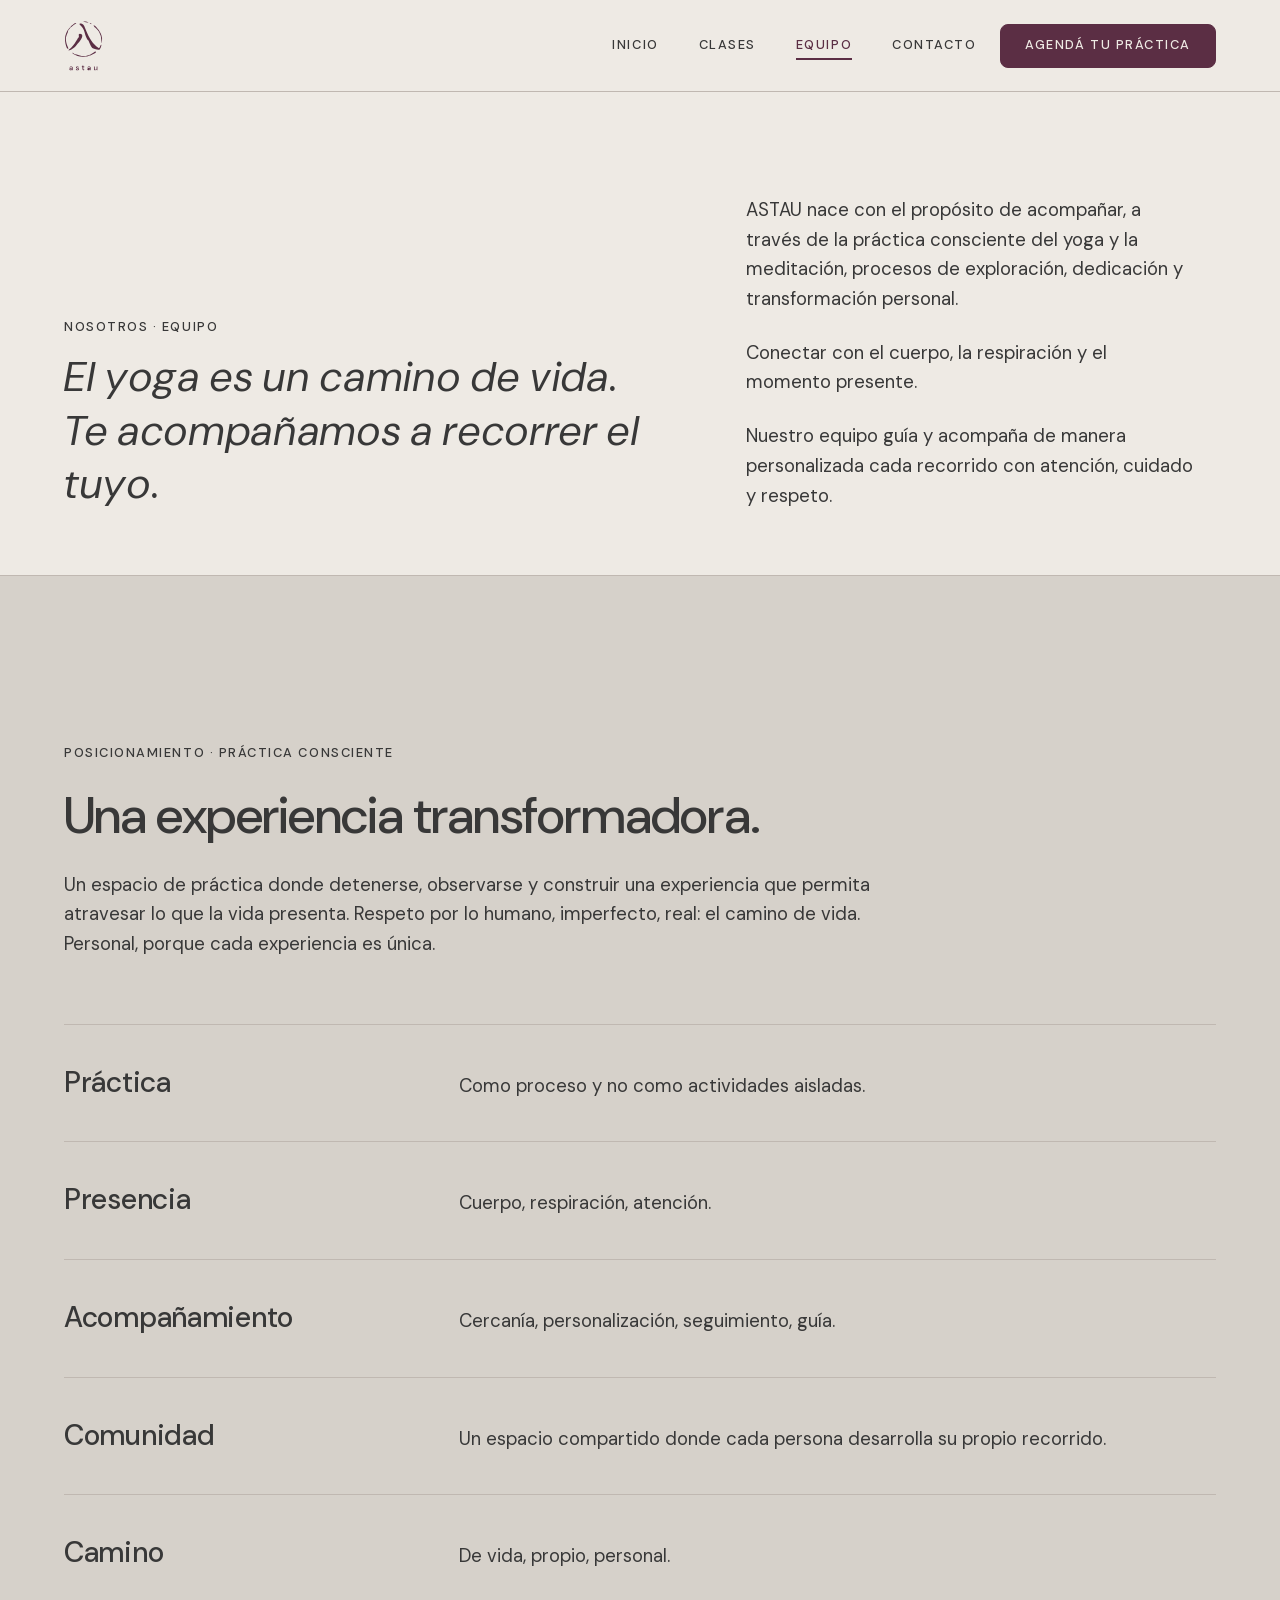
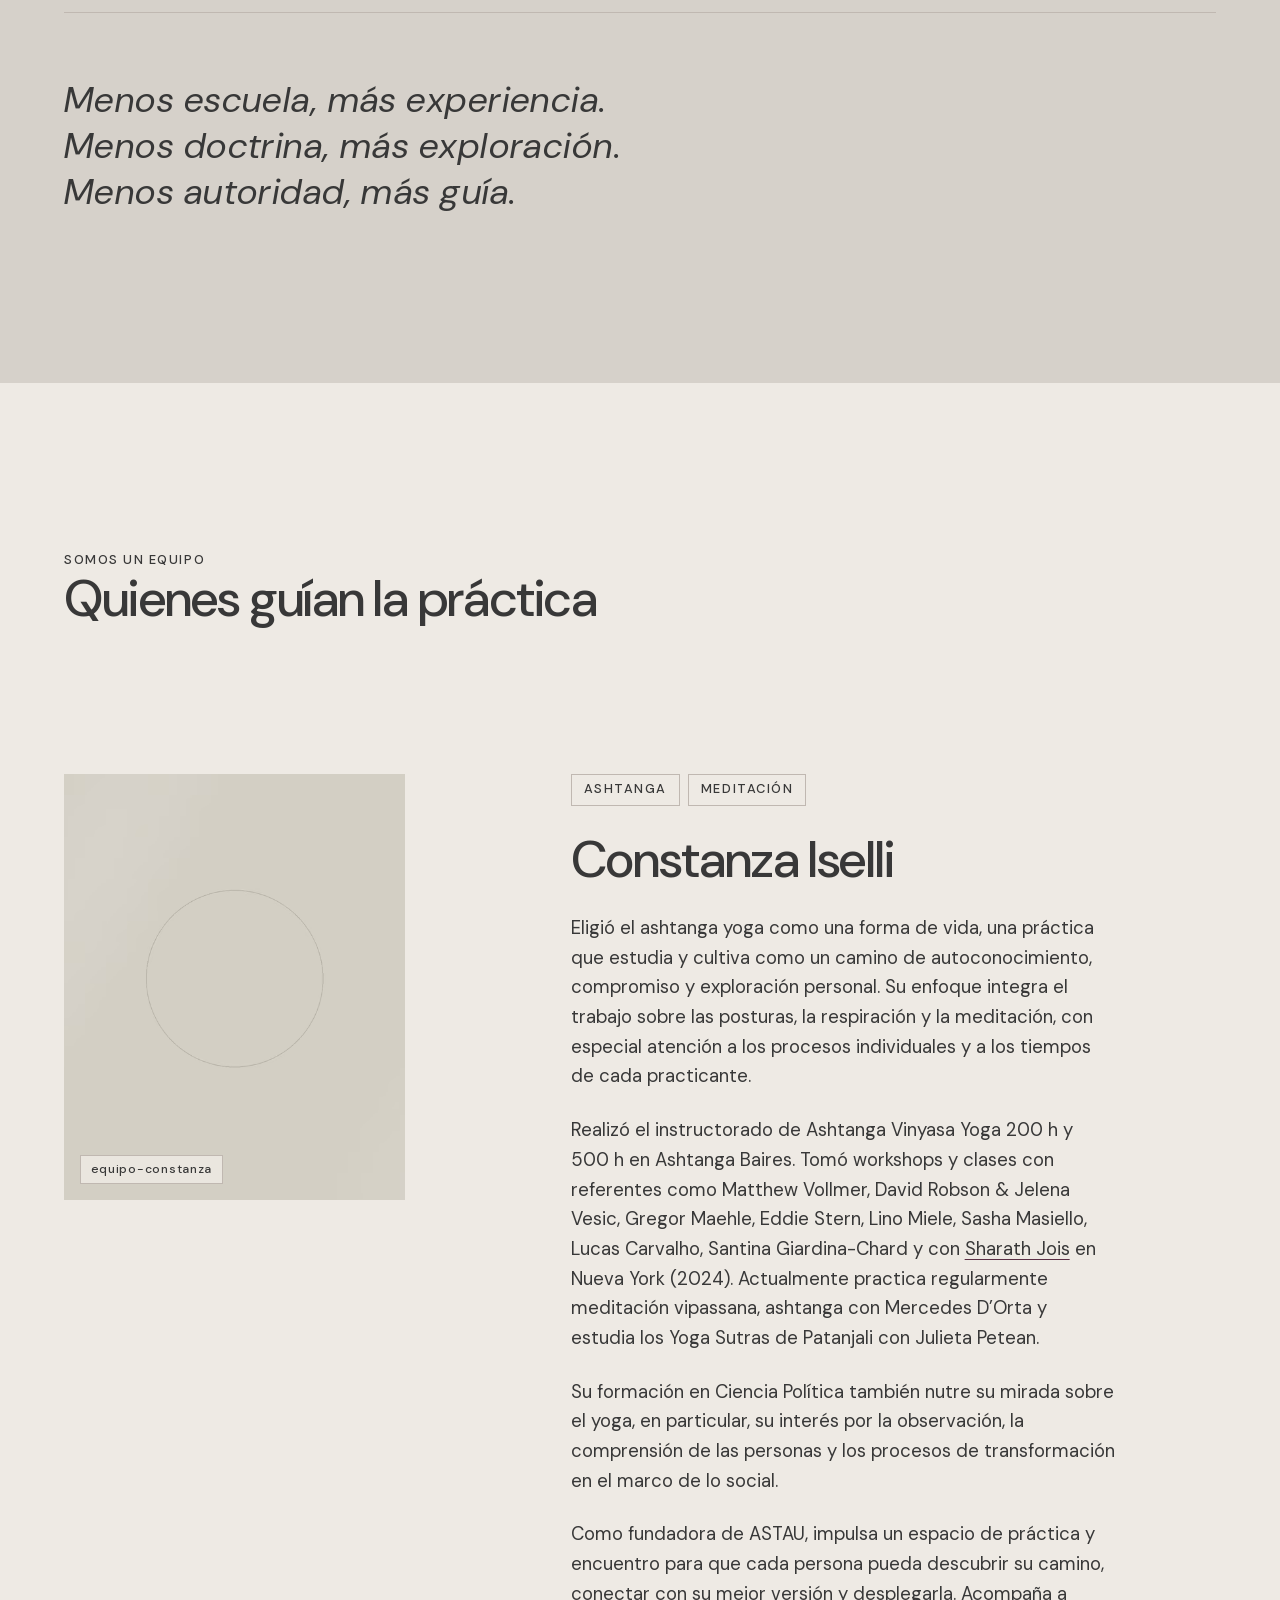
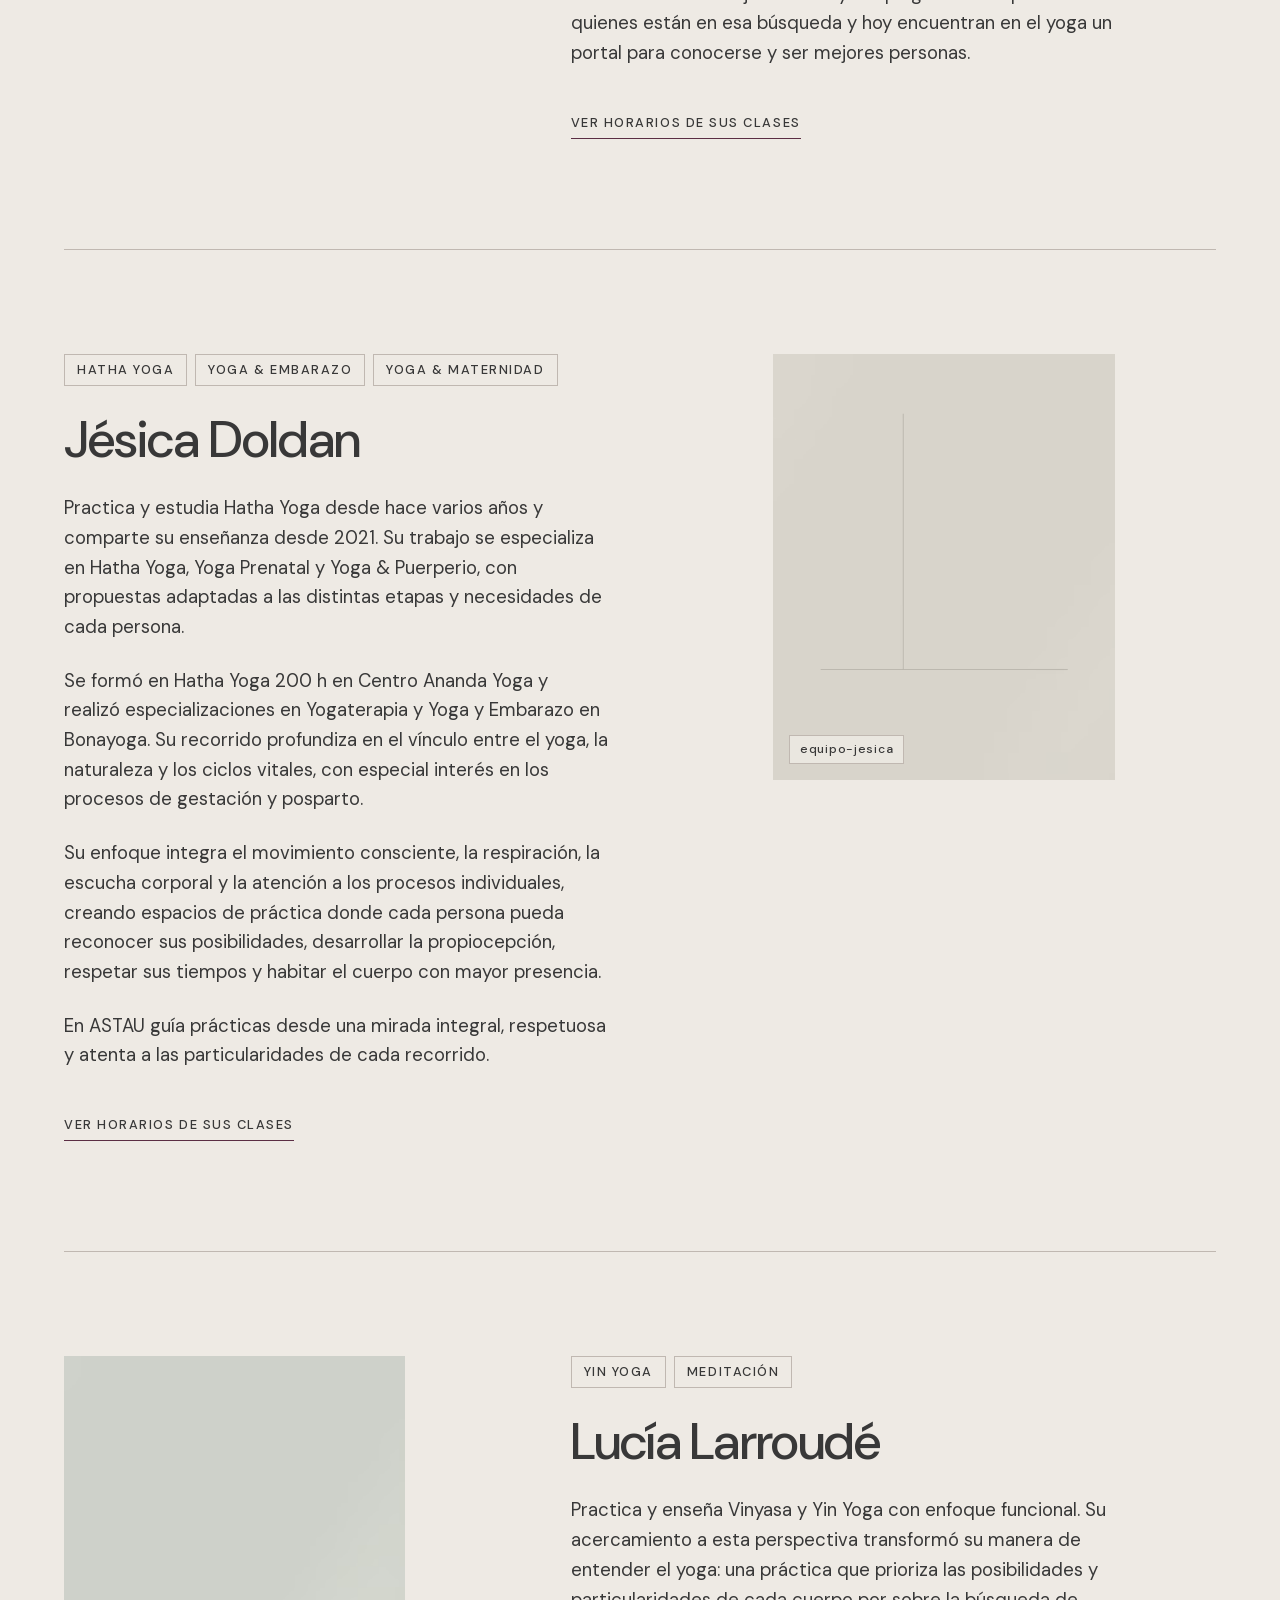
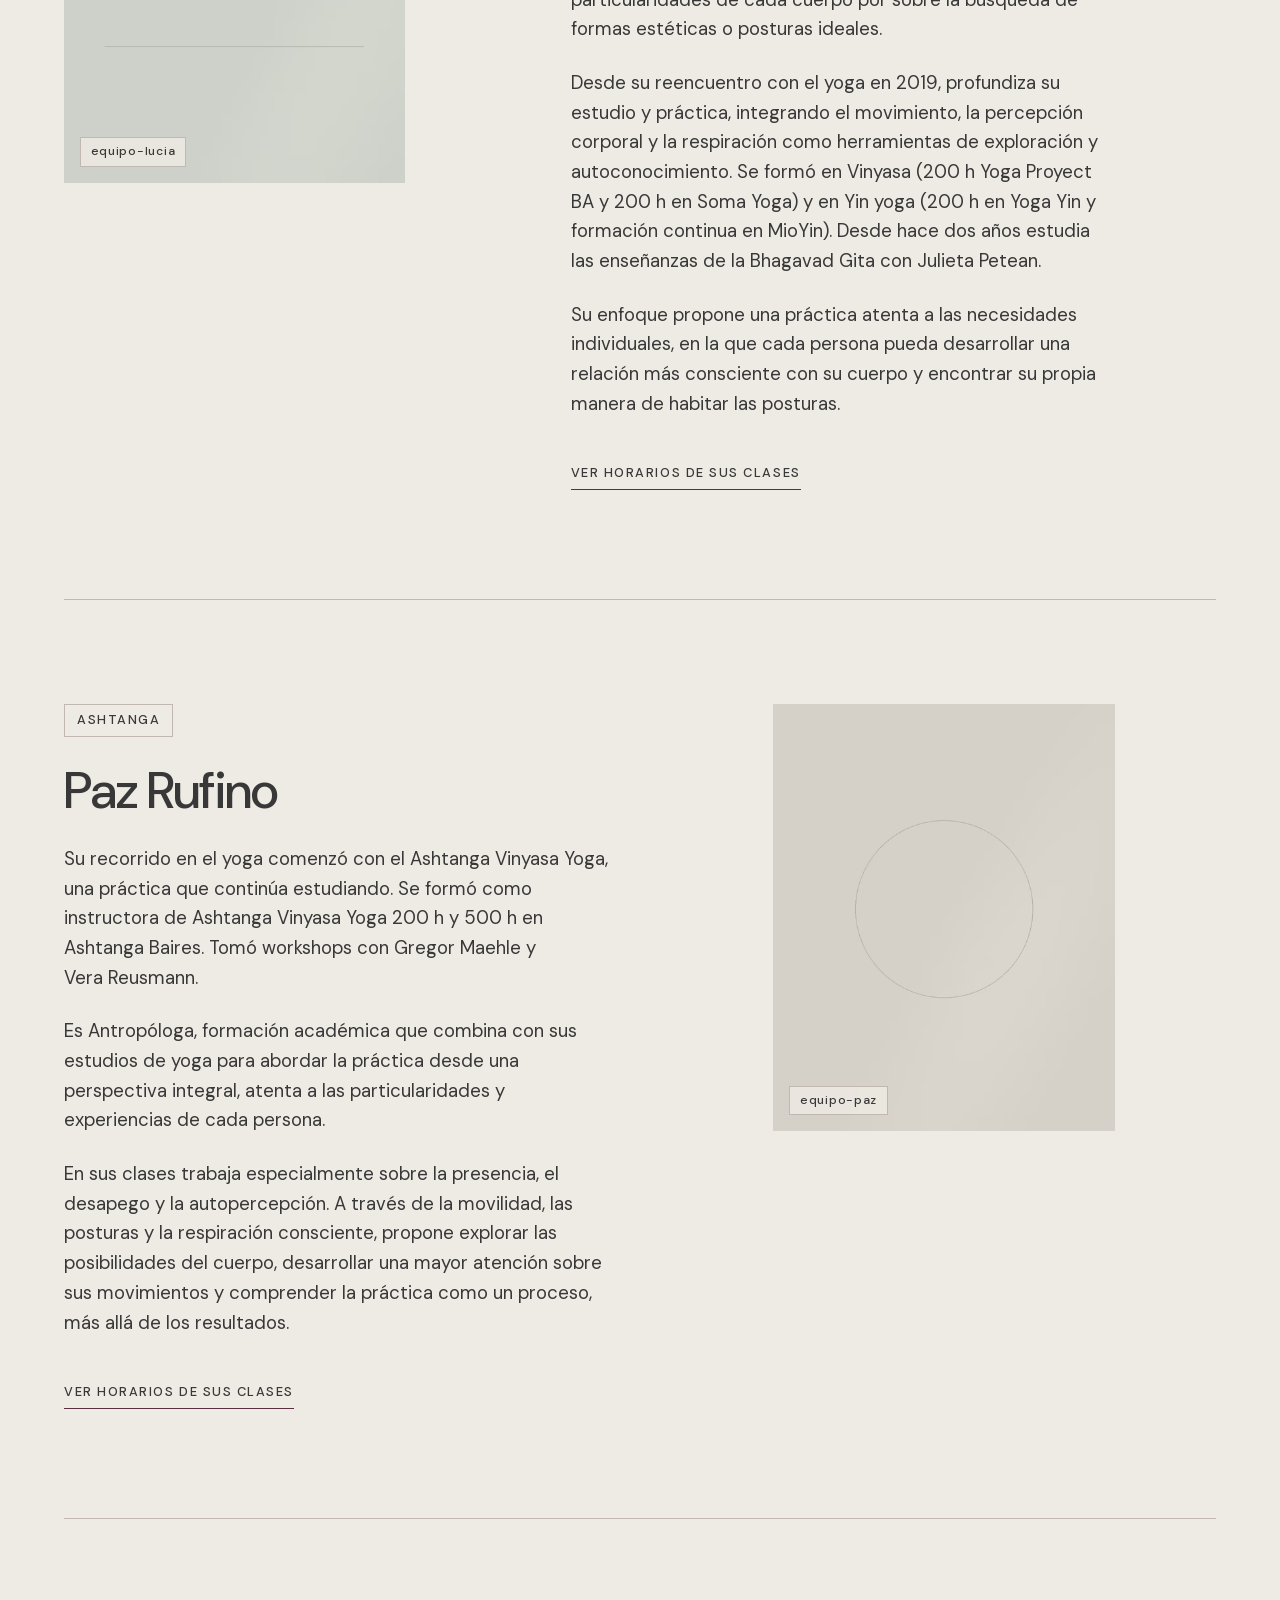
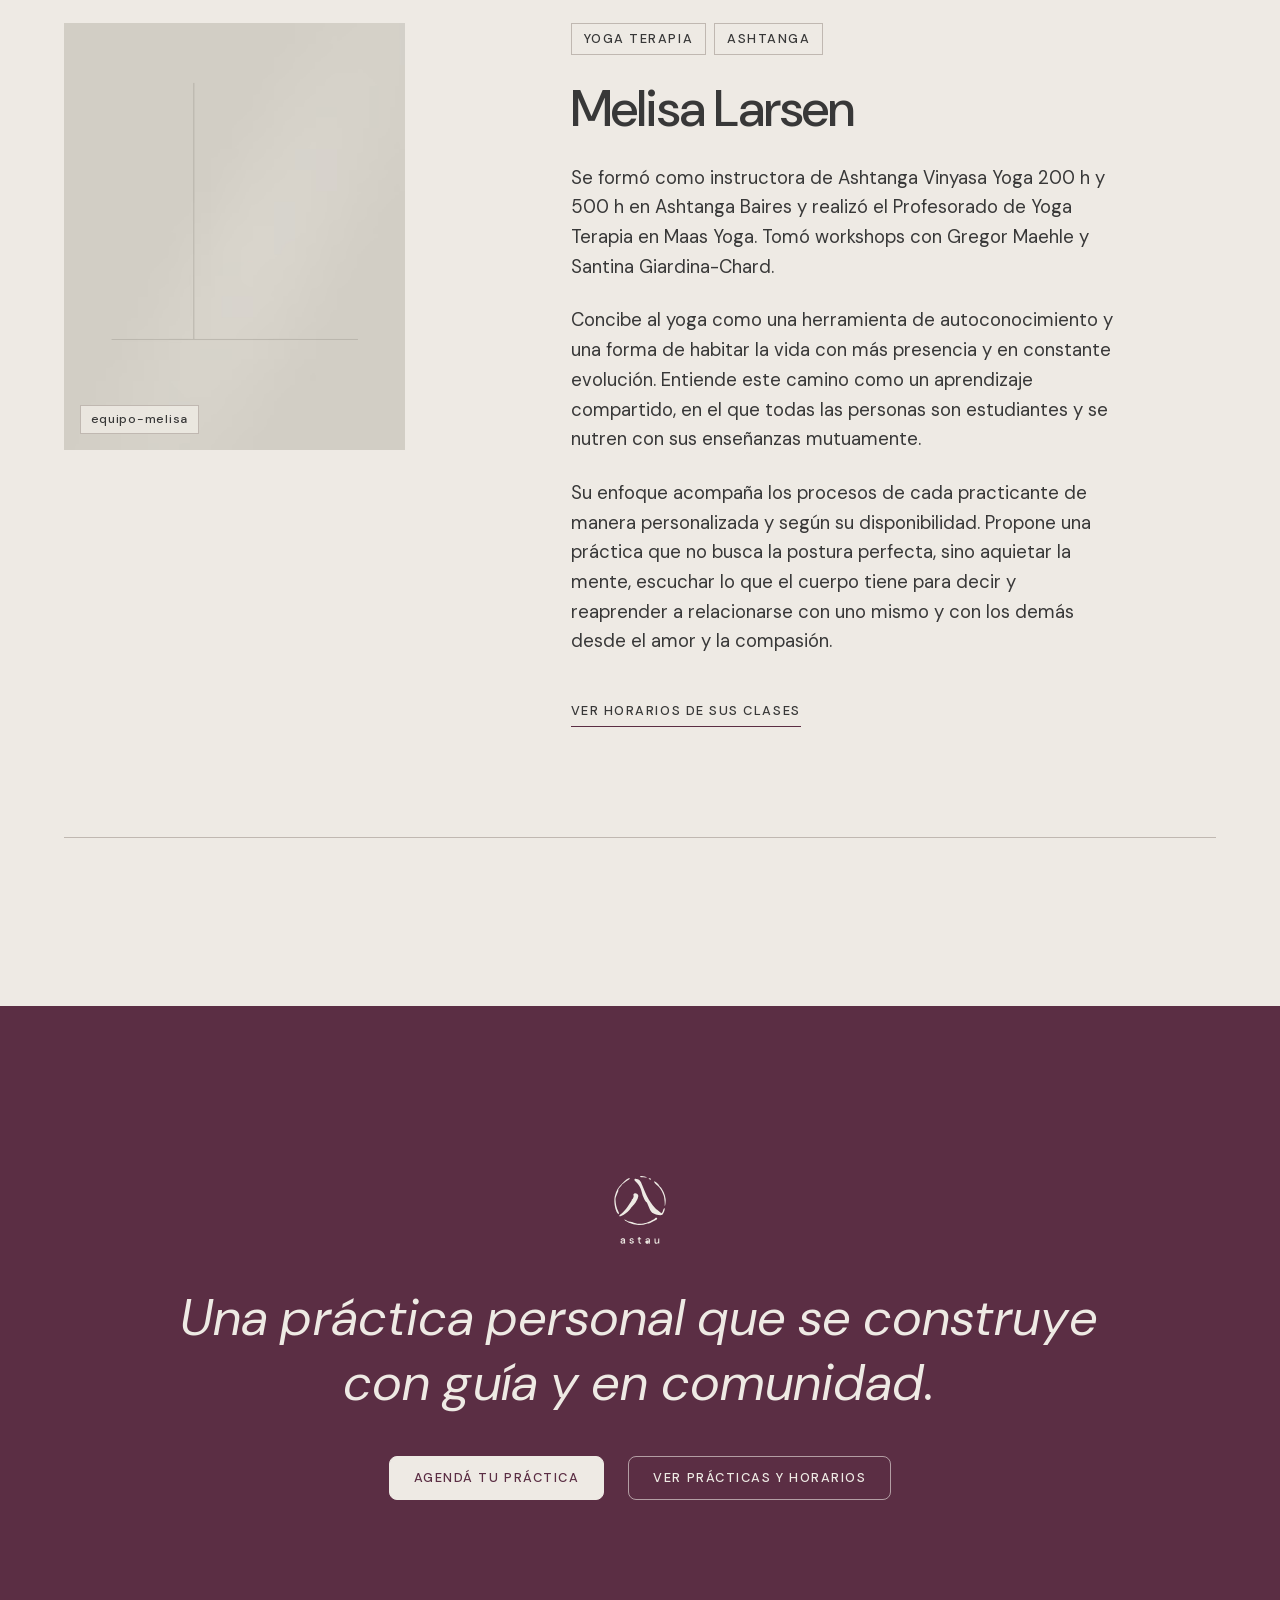
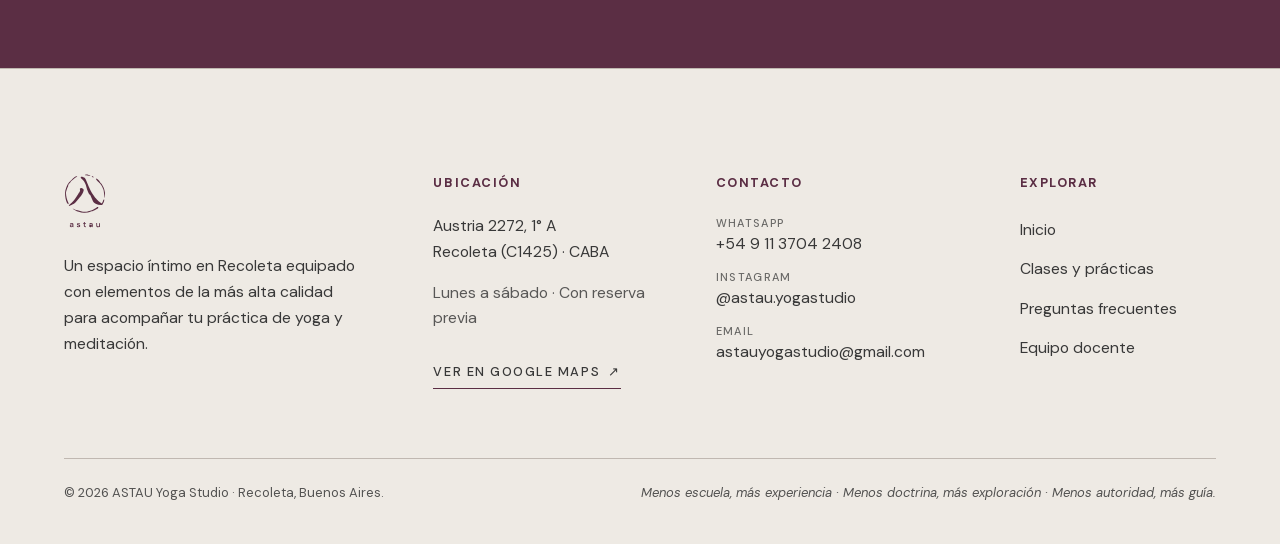
<file: equipo/index.html>
<!DOCTYPE html>
<html lang="es-AR">
<head>
  <meta charset="utf-8">
  <meta name="viewport" content="width=device-width, initial-scale=1.0">
  <title>Equipo · Guías de yoga y meditación en Recoleta · ASTAU</title>
  <meta name="description" content="Conocé a Constanza Iselli, Jésica Doldan, Lucía Larroudé, Paz Rufino y Melisa Larsen, el equipo que guía las prácticas de ASTAU.">
  <link rel="canonical" href="https://www.astauyoga.com.ar/equipo/">

  <!-- Open Graph -->
  <meta property="og:type" content="website">
  <meta property="og:locale" content="es_AR">
  <meta property="og:site_name" content="ASTAU Yoga Studio">
  <meta property="og:title" content="Equipo · Guías de yoga y meditación en Recoleta · ASTAU">
  <meta property="og:description" content="Conocé a Constanza Iselli, Jésica Doldan, Lucía Larroudé, Paz Rufino y Melisa Larsen, el equipo que guía las prácticas de ASTAU.">
  <meta property="og:url" content="https://www.astauyoga.com.ar/equipo/">
  <meta property="og:image" content="https://www.astauyoga.com.ar/assets/img/og-astau.jpg">
  <meta property="og:image:width" content="1200">
  <meta property="og:image:height" content="630">
  <meta name="twitter:card" content="summary_large_image">

  <!-- Iconos y Manifiesto -->
  <link rel="icon" href="../favicon.svg" type="image/svg+xml">
  <link rel="manifest" href="../site.webmanifest">
  <meta name="theme-color" content="#EEEAE4">

  <!-- Preload tipografía variable -->
  <link rel="preload" href="../assets/fonts/DMSans-Variable.woff2" as="font" type="font/woff2" crossorigin>
  <link rel="preload" href="../assets/fonts/DMSans-Italic-Variable.woff2" as="font" type="font/woff2" crossorigin>

  <!-- Hojas de estilo -->
  <link rel="stylesheet" href="../assets/css/tokens.css">
  <link rel="stylesheet" href="../assets/css/base.css">
  <link rel="stylesheet" href="../assets/css/components.css">
  <link rel="stylesheet" href="../assets/css/pages.css">

  <!-- Datos estructurados JSON-LD (SportsActivityLocation + WebSite + BreadcrumbList + Person x 5) -->
  <script type="application/ld+json">
  {
    "@context": "https://schema.org",
    "@graph": [
      {
        "@type": "SportsActivityLocation",
        "@id": "https://www.astauyoga.com.ar/#organization",
        "name": "ASTAU Yoga Studio",
        "alternateName": "ASTAU",
        "url": "https://www.astauyoga.com.ar/",
        "telephone": "+54 9 11 3704-2408",
        "email": "astauyogastudio@gmail.com",
        "image": "https://www.astauyoga.com.ar/assets/img/og-astau.jpg",
        "priceRange": "$15.000 - $168.000 ARS",
        "address": {
          "@type": "PostalAddress",
          "streetAddress": "Austria 2272, 1° A",
          "addressLocality": "Recoleta, Ciudad Autónoma de Buenos Aires",
          "addressRegion": "CABA",
          "postalCode": "C1425",
          "addressCountry": "AR"
        },
        "geo": {
          "@type": "GeoCoordinates",
          "latitude": -34.5882,
          "longitude": -58.4023
        },
        "hasMap": "https://maps.app.goo.gl/wTtZTwhwu7xZctVu7",
        "sameAs": [
          "https://www.instagram.com/astau.yogastudio/"
        ]
      },
      {
        "@type": "WebSite",
        "@id": "https://www.astauyoga.com.ar/#website",
        "url": "https://www.astauyoga.com.ar/",
        "name": "ASTAU Yoga Studio",
        "inLanguage": "es-AR"
      },
      {
        "@type": "BreadcrumbList",
        "itemListElement": [
          {
            "@type": "ListItem",
            "position": 1,
            "name": "Inicio",
            "item": "https://www.astauyoga.com.ar/"
          },
          {
            "@type": "ListItem",
            "position": 2,
            "name": "Equipo",
            "item": "https://www.astauyoga.com.ar/equipo/"
          }
        ]
      },
      {
        "@type": "Person",
        "@id": "https://www.astauyoga.com.ar/equipo/#constanza-iselli",
        "name": "Constanza Iselli",
        "jobTitle": "Fundadora y guía de Ashtanga y Meditación",
        "knowsAbout": ["Ashtanga Vinyasa Yoga", "Meditación"],
        "worksFor": { "@id": "https://www.astauyoga.com.ar/#organization" }
      },
      {
        "@type": "Person",
        "@id": "https://www.astauyoga.com.ar/equipo/#jesica-doldan",
        "name": "Jésica Doldan",
        "jobTitle": "Guía de Hatha Yoga, Yoga & Embarazo y Yoga & Maternidad",
        "knowsAbout": ["Hatha Yoga", "Yoga & Embarazo", "Yoga & Maternidad"],
        "worksFor": { "@id": "https://www.astauyoga.com.ar/#organization" }
      },
      {
        "@type": "Person",
        "@id": "https://www.astauyoga.com.ar/equipo/#lucia-larroude",
        "name": "Lucía Larroudé",
        "jobTitle": "Guía de Yin Yoga y Meditación",
        "knowsAbout": ["Yin Yoga", "Meditación"],
        "worksFor": { "@id": "https://www.astauyoga.com.ar/#organization" }
      },
      {
        "@type": "Person",
        "@id": "https://www.astauyoga.com.ar/equipo/#paz-rufino",
        "name": "Paz Rufino",
        "jobTitle": "Guía de Ashtanga",
        "knowsAbout": ["Ashtanga Vinyasa Yoga"],
        "worksFor": { "@id": "https://www.astauyoga.com.ar/#organization" }
      },
      {
        "@type": "Person",
        "@id": "https://www.astauyoga.com.ar/equipo/#melisa-larsen",
        "name": "Melisa Larsen",
        "jobTitle": "Guía de Yoga Terapia",
        "knowsAbout": ["Yoga Terapia", "Ashtanga Vinyasa Yoga"],
        "worksFor": { "@id": "https://www.astauyoga.com.ar/#organization" }
      }
    ]
  }
  </script>
</head>
<body>
  <a class="skip-link" href="#contenido-principal">Saltar al contenido</a>

  <!-- Header -->
  <header class="site-header">
    <div class="container site-header__inner">
      <a class="site-logo" href="../" aria-label="ASTAU — Inicio">
        <img class="site-logo__img site-logo__img--color" src="../assets/brand/logo-color.svg" width="90" height="121" alt="ASTAU">
      </a>

      <nav class="site-nav" aria-label="Navegación principal">
        <ul class="site-nav__list">
          <li><a class="site-nav__link" href="../">Inicio</a></li>
          <li><a class="site-nav__link" href="../clases/">Clases</a></li>
          <li><a class="site-nav__link" href="../equipo/" aria-current="page">Equipo</a></li>
          <li><a class="site-nav__link" href="#contacto">Contacto</a></li>
        </ul>

        <a
          class="btn btn--primary site-nav__cta-desktop"
          href="https://wa.me/5491137042408?text=Hola%2C%20quiero%20agendar%20una%20pr%C3%A1ctica%20en%20ASTAU."
          target="_blank"
          rel="noopener noreferrer"
          data-track="clic_whatsapp"
          data-track-location="header"
        >Agendá tu práctica</a>

        <button
          class="menu-toggle"
          type="button"
          aria-expanded="false"
          aria-controls="mobile-menu"
        >Menú</button>
      </nav>
    </div>
  </header>

  <!-- Panel Menú Mobile -->
  <div id="mobile-menu" class="mobile-menu" role="dialog" aria-label="Menú de navegación" hidden>
    <nav aria-label="Navegación móvil">
      <ul class="mobile-menu__list">
        <li><a class="mobile-menu__link" href="../">Inicio</a></li>
        <li><a class="mobile-menu__link" href="../clases/">Clases</a></li>
        <li><a class="mobile-menu__link" href="../equipo/" aria-current="page">Equipo</a></li>
        <li><a class="mobile-menu__link" href="#contacto">Contacto</a></li>
      </ul>
    </nav>

    <div class="mobile-menu__footer">
      <div>
        <a
          class="btn btn--primary"
          href="https://wa.me/5491137042408?text=Hola%2C%20quiero%20agendar%20una%20pr%C3%A1ctica%20en%20ASTAU."
          target="_blank"
          rel="noopener noreferrer"
          data-track="clic_whatsapp"
          data-track-location="header_mobile"
        >Agendá tu práctica</a>
      </div>
      <div class="mobile-menu__meta">
        <p>Austria 2272, 1° A · Recoleta, CABA</p>
        <p><a class="link-inline" href="https://wa.me/5491137042408" target="_blank" rel="noopener noreferrer" data-track="clic_whatsapp" data-track-location="menu_mobile">+54 9 11 3704 2408</a> · <a class="link-inline" href="https://www.instagram.com/astau.yogastudio/" target="_blank" rel="noopener noreferrer" data-track="clic_instagram">@astau.yogastudio</a></p>
      </div>
    </div>
  </div>

  <main id="contenido-principal">
    <!-- 1. APERTURA NARRATIVA -->
    <section class="page-hero" aria-labelledby="equipo-titulo">
      <div class="container page-hero__grid">
        <div data-reveal>
          <p class="t-label">Nosotros · Equipo</p>
          <h1 id="equipo-titulo" class="t-quote" style="margin-block-start: var(--s-2); font-size: clamp(2rem, 2vw + 1rem, 4.3rem);">
            El yoga es un camino de vida.<br>
            Te acompañamos a recorrer el tuyo.
          </h1>
        </div>
        <div style="display: flex; flex-direction: column; gap: var(--s-3);" data-reveal style="--reveal-delay: 120ms;">
          <p class="t-body">
            ASTAU nace con el propósito de acompañar, a través de la práctica consciente del yoga y la meditación, procesos de exploración, dedicación y transformación personal.
          </p>
          <p class="t-body">
            Conectar con el cuerpo, la respiración y el momento presente.
          </p>
          <p class="t-body">
            Nuestro equipo guía y acompaña de manera personalizada cada recorrido con atención, cuidado y respeto.
          </p>
        </div>
      </div>
    </section>

    <!-- 2. POSICIONAMIENTO (5 conceptos + mirada de marca) -->
    <section class="section section--surface" aria-labelledby="posicionamiento-titulo">
      <div class="container">
        <div style="margin-block-end: var(--s-5); display: grid; gap: var(--s-3);" data-reveal>
          <p class="t-label">Posicionamiento · Práctica consciente</p>
          <h2 id="posicionamiento-titulo" class="t-h2">Una experiencia transformadora.</h2>
          <p class="t-body">
            Un espacio de práctica donde detenerse, observarse y construir una experiencia que permita atravesar lo que la vida presenta. Respeto por lo humano, imperfecto, real: el camino de vida. Personal, porque cada experiencia es única.
          </p>
        </div>

        <dl class="pillars-list" data-reveal>
          <div class="pillars-item">
            <dt class="t-h3">Práctica</dt>
            <dd class="t-body">Como proceso y no como actividades aisladas.</dd>
          </div>
          <div class="pillars-item">
            <dt class="t-h3">Presencia</dt>
            <dd class="t-body">Cuerpo, respiración, atención.</dd>
          </div>
          <div class="pillars-item">
            <dt class="t-h3">Acompañamiento</dt>
            <dd class="t-body">Cercanía, personalización, seguimiento, guía.</dd>
          </div>
          <div class="pillars-item">
            <dt class="t-h3">Comunidad</dt>
            <dd class="t-body">Un espacio compartido donde cada persona desarrolla su propio recorrido.</dd>
          </div>
          <div class="pillars-item">
            <dt class="t-h3">Camino</dt>
            <dd class="t-body">De vida, propio, personal.</dd>
          </div>
        </dl>

        <div style="margin-block-start: var(--s-5);" data-reveal>
          <p class="t-quote" style="font-size: clamp(1.375rem, 1.8vw + 0.9rem, 2.25rem);">
            Menos escuela, más experiencia.<br>
            Menos doctrina, más exploración.<br>
            Menos autoridad, más guía.
          </p>
        </div>
      </div>
    </section>

    <!-- 3. GUÍAS DEL EQUIPO (5 perfiles completos con ancla propia) -->
    <section class="section" aria-labelledby="guias-titulo">
      <div class="container">
        <div style="margin-block-end: var(--s-4);" data-reveal>
          <p class="t-label">Somos un equipo</p>
          <h2 id="guias-titulo" class="t-h2">Quienes guían la práctica</h2>
        </div>

        <div class="team-bios">
          <!-- 1. Constanza Iselli -->
          <article id="constanza-iselli" class="bio-card" data-reveal>
            <div class="bio-card__media">
              <figure class="media media--4-5">
                <picture>
                  <source type="image/avif" srcset="../assets/img/equipo-constanza.avif 520w, ../assets/img/equipo-constanza-2x.avif 1040w" sizes="(max-width: 1023px) 100vw, 35vw">
                  <source type="image/webp" srcset="../assets/img/equipo-constanza.webp 520w, ../assets/img/equipo-constanza-2x.webp 1040w" sizes="(max-width: 1023px) 100vw, 35vw">
                  <img src="../assets/img/equipo-constanza.webp" alt="Retrato de Constanza Iselli, fundadora y guía de Ashtanga y Meditación en ASTAU" width="520" height="650" loading="lazy">
                </picture>
                <span class="media__badge" aria-hidden="true">equipo-constanza</span>
              </figure>
            </div>

            <div class="bio-card__body">
              <div class="bio-card__tags" aria-label="Prácticas que guía Constanza Iselli">
                <a class="bio-tag" href="../clases/#ashtanga">Ashtanga</a>
                <a class="bio-tag" href="../clases/#meditacion">Meditación</a>
              </div>

              <h3 class="t-h2">Constanza Iselli</h3>

              <p class="t-body">
                Eligió el ashtanga yoga como una forma de vida, una práctica que estudia y cultiva como un camino de autoconocimiento, compromiso y exploración personal. Su enfoque integra el trabajo sobre las posturas, la respiración y la meditación, con especial atención a los procesos individuales y a los tiempos de cada practicante.
              </p>
              <p class="t-body">
                Realizó el instructorado de Ashtanga Vinyasa Yoga 200 h y 500 h en Ashtanga Baires. Tomó workshops y clases con referentes como Matthew Vollmer, David Robson &amp; Jelena Vesic, Gregor Maehle, Eddie Stern, Lino Miele, Sasha Masiello, Lucas Carvalho, Santina Giardina-Chard y con <a class="link-inline" href="https://www.instagram.com/sharathjoisr/" target="_blank" rel="noopener noreferrer">Sharath Jois</a> en Nueva York (2024). Actualmente practica regularmente meditación vipassana, ashtanga con Mercedes D’Orta y estudia los Yoga Sutras de Patanjali con Julieta Petean.
              </p>
              <p class="t-body">
                Su formación en Ciencia Política también nutre su mirada sobre el yoga, en particular, su interés por la observación, la comprensión de las personas y los procesos de transformación en el marco de lo social.
              </p>
              <p class="t-body">
                Como fundadora de ASTAU, impulsa un espacio de práctica y encuentro para que cada persona pueda descubrir su camino, conectar con su mejor versión y desplegarla. Acompaña a quienes están en esa búsqueda y hoy encuentran en el yoga un portal para conocerse y ser mejores personas.
              </p>

              <div style="margin-block-start: var(--s-1);">
                <a class="link-editorial" href="../clases/?practica=ashtanga#horarios">Ver horarios de sus clases</a>
              </div>
            </div>
          </article>

          <!-- 2. Jésica Doldan -->
          <article id="jesica-doldan" class="bio-card" data-reveal>
            <div class="bio-card__media">
              <figure class="media media--4-5">
                <picture>
                  <source type="image/avif" srcset="../assets/img/equipo-jesica.avif 520w, ../assets/img/equipo-jesica-2x.avif 1040w" sizes="(max-width: 1023px) 100vw, 35vw">
                  <source type="image/webp" srcset="../assets/img/equipo-jesica.webp 520w, ../assets/img/equipo-jesica-2x.webp 1040w" sizes="(max-width: 1023px) 100vw, 35vw">
                  <img src="../assets/img/equipo-jesica.webp" alt="Retrato de Jésica Doldan, guía de Hatha Yoga, Yoga y Embarazo, y Yoga y Maternidad en ASTAU" width="520" height="650" loading="lazy">
                </picture>
                <span class="media__badge" aria-hidden="true">equipo-jesica</span>
              </figure>
            </div>

            <div class="bio-card__body">
              <div class="bio-card__tags" aria-label="Prácticas que guía Jésica Doldan">
                <a class="bio-tag" href="../clases/#hatha-yoga">Hatha Yoga</a>
                <a class="bio-tag" href="../clases/#yoga-embarazo">Yoga &amp; Embarazo</a>
                <a class="bio-tag" href="../clases/#yoga-maternidad">Yoga &amp; Maternidad</a>
              </div>

              <h3 class="t-h2">Jésica Doldan</h3>

              <p class="t-body">
                Practica y estudia Hatha Yoga desde hace varios años y comparte su enseñanza desde 2021. Su trabajo se especializa en Hatha Yoga, Yoga Prenatal y Yoga &amp; Puerperio, con propuestas adaptadas a las distintas etapas y necesidades de cada persona.
              </p>
              <p class="t-body">
                Se formó en Hatha Yoga 200 h en Centro Ananda Yoga y realizó especializaciones en Yogaterapia y Yoga y Embarazo en Bonayoga. Su recorrido profundiza en el vínculo entre el yoga, la naturaleza y los ciclos vitales, con especial interés en los procesos de gestación y posparto.
              </p>
              <p class="t-body">
                Su enfoque integra el movimiento consciente, la respiración, la escucha corporal y la atención a los procesos individuales, creando espacios de práctica donde cada persona pueda reconocer sus posibilidades, desarrollar la propiocepción, respetar sus tiempos y habitar el cuerpo con mayor presencia.
              </p>
              <p class="t-body">
                En ASTAU guía prácticas desde una mirada integral, respetuosa y atenta a las particularidades de cada recorrido.
              </p>

              <div style="margin-block-start: var(--s-1);">
                <a class="link-editorial" href="../clases/?practica=hatha-yoga#horarios">Ver horarios de sus clases</a>
              </div>
            </div>
          </article>

          <!-- 3. Lucía Larroudé -->
          <article id="lucia-larroude" class="bio-card" data-reveal>
            <div class="bio-card__media">
              <figure class="media media--4-5">
                <picture>
                  <source type="image/avif" srcset="../assets/img/equipo-lucia.avif 520w, ../assets/img/equipo-lucia-2x.avif 1040w" sizes="(max-width: 1023px) 100vw, 35vw">
                  <source type="image/webp" srcset="../assets/img/equipo-lucia.webp 520w, ../assets/img/equipo-lucia-2x.webp 1040w" sizes="(max-width: 1023px) 100vw, 35vw">
                  <img src="../assets/img/equipo-lucia.webp" alt="Retrato de Lucía Larroudé, guía de Yin Yoga y Meditación en ASTAU" width="520" height="650" loading="lazy">
                </picture>
                <span class="media__badge" aria-hidden="true">equipo-lucia</span>
              </figure>
            </div>

            <div class="bio-card__body">
              <div class="bio-card__tags" aria-label="Prácticas que guía Lucía Larroudé">
                <a class="bio-tag" href="../clases/#yin-yoga">Yin Yoga</a>
                <a class="bio-tag" href="../clases/#meditacion">Meditación</a>
              </div>

              <h3 class="t-h2">Lucía Larroudé</h3>

              <p class="t-body">
                Practica y enseña Vinyasa y Yin Yoga con enfoque funcional. Su acercamiento a esta perspectiva transformó su manera de entender el yoga: una práctica que prioriza las posibilidades y particularidades de cada cuerpo por sobre la búsqueda de formas estéticas o posturas ideales.
              </p>
              <p class="t-body">
                Desde su reencuentro con el yoga en 2019, profundiza su estudio y práctica, integrando el movimiento, la percepción corporal y la respiración como herramientas de exploración y autoconocimiento. Se formó en Vinyasa (200 h Yoga Proyect BA y 200 h en Soma Yoga) y en Yin yoga (200 h en Yoga Yin y formación continua en MioYin). Desde hace dos años estudia las enseñanzas de la Bhagavad Gita con Julieta Petean.
              </p>
              <p class="t-body">
                Su enfoque propone una práctica atenta a las necesidades individuales, en la que cada persona pueda desarrollar una relación más consciente con su cuerpo y encontrar su propia manera de habitar las posturas.
              </p>

              <div style="margin-block-start: var(--s-1);">
                <a class="link-editorial" href="../clases/?practica=yin-yoga#horarios">Ver horarios de sus clases</a>
              </div>
            </div>
          </article>

          <!-- 4. Paz Rufino -->
          <article id="paz-rufino" class="bio-card" data-reveal>
            <div class="bio-card__media">
              <figure class="media media--4-5">
                <picture>
                  <source type="image/avif" srcset="../assets/img/equipo-paz.avif 520w, ../assets/img/equipo-paz-2x.avif 1040w" sizes="(max-width: 1023px) 100vw, 35vw">
                  <source type="image/webp" srcset="../assets/img/equipo-paz.webp 520w, ../assets/img/equipo-paz-2x.webp 1040w" sizes="(max-width: 1023px) 100vw, 35vw">
                  <img src="../assets/img/equipo-paz.webp" alt="Retrato de Paz Rufino, guía de Ashtanga en ASTAU" width="520" height="650" loading="lazy">
                </picture>
                <span class="media__badge" aria-hidden="true">equipo-paz</span>
              </figure>
            </div>

            <div class="bio-card__body">
              <div class="bio-card__tags" aria-label="Prácticas que guía Paz Rufino">
                <a class="bio-tag" href="../clases/#ashtanga">Ashtanga</a>
              </div>

              <h3 class="t-h2">Paz Rufino</h3>

              <p class="t-body">
                Su recorrido en el yoga comenzó con el Ashtanga Vinyasa Yoga, una práctica que continúa estudiando. Se formó como instructora de Ashtanga Vinyasa Yoga 200 h y 500 h en Ashtanga Baires. Tomó workshops con Gregor Maehle y Vera Reusmann.
              </p>
              <p class="t-body">
                Es Antropóloga, formación académica que combina con sus estudios de yoga para abordar la práctica desde una perspectiva integral, atenta a las particularidades y experiencias de cada persona.
              </p>
              <p class="t-body">
                En sus clases trabaja especialmente sobre la presencia, el desapego y la autopercepción. A través de la movilidad, las posturas y la respiración consciente, propone explorar las posibilidades del cuerpo, desarrollar una mayor atención sobre sus movimientos y comprender la práctica como un proceso, más allá de los resultados.
              </p>

              <div style="margin-block-start: var(--s-1);">
                <a class="link-editorial" href="../clases/?practica=ashtanga#horarios">Ver horarios de sus clases</a>
              </div>
            </div>
          </article>

          <!-- 5. Melisa Larsen (Etiqueta "Yoga Terapia | Ashtanga" como en su perfil; C3) -->
          <article id="melisa-larsen" class="bio-card" data-reveal>
            <div class="bio-card__media">
              <figure class="media media--4-5">
                <picture>
                  <source type="image/avif" srcset="../assets/img/equipo-melisa.avif 520w, ../assets/img/equipo-melisa-2x.avif 1040w" sizes="(max-width: 1023px) 100vw, 35vw">
                  <source type="image/webp" srcset="../assets/img/equipo-melisa.webp 520w, ../assets/img/equipo-melisa-2x.webp 1040w" sizes="(max-width: 1023px) 100vw, 35vw">
                  <img src="../assets/img/equipo-melisa.webp" alt="Retrato de Melisa Larsen, guía de Yoga Terapia en ASTAU" width="520" height="650" loading="lazy">
                </picture>
                <span class="media__badge" aria-hidden="true">equipo-melisa</span>
              </figure>
            </div>

            <div class="bio-card__body">
              <div class="bio-card__tags" aria-label="Formación y prácticas de Melisa Larsen">
                <a class="bio-tag" href="../clases/#yoga-terapia">Yoga Terapia</a>
                <a class="bio-tag" href="../clases/#ashtanga">Ashtanga</a>
              </div>

              <h3 class="t-h2">Melisa Larsen</h3>

              <p class="t-body">
                Se formó como instructora de Ashtanga Vinyasa Yoga 200 h y 500 h en Ashtanga Baires y realizó el Profesorado de Yoga Terapia en Maas Yoga. Tomó workshops con Gregor Maehle y Santina Giardina-Chard.
              </p>
              <p class="t-body">
                Concibe al yoga como una herramienta de autoconocimiento y una forma de habitar la vida con más presencia y en constante evolución. Entiende este camino como un aprendizaje compartido, en el que todas las personas son estudiantes y se nutren con sus enseñanzas mutuamente.
              </p>
              <p class="t-body">
                Su enfoque acompaña los procesos de cada practicante de manera personalizada y según su disponibilidad. Propone una práctica que no busca la postura perfecta, sino aquietar la mente, escuchar lo que el cuerpo tiene para decir y reaprender a relacionarse con uno mismo y con los demás desde el amor y la compasión.
              </p>

              <div style="margin-block-start: var(--s-1);">
                <a class="link-editorial" href="../clases/?practica=yoga-terapia#horarios">Ver horarios de sus clases</a>
              </div>
            </div>
          </article>
        </div>
      </div>
    </section>

    <!-- 4. CIERRE A FONDO CIRUELA -->
    <section class="section section--plum theme-plum" aria-labelledby="cierre-equipo-titulo">
      <div class="container closing-cta" data-reveal>
        <img class="closing-cta__logo" src="../assets/brand/logo-negativo.svg" width="110" height="148" alt="ASTAU">
        <h2 id="cierre-equipo-titulo" class="t-quote" style="max-inline-size: 28ch;">
          Una práctica personal que se construye con guía y en comunidad.
        </h2>
        <div style="display: flex; flex-wrap: wrap; justify-content: center; gap: var(--s-3);">
          <a
            class="btn btn--light"
            href="https://wa.me/5491137042408?text=Hola%2C%20quiero%20agendar%20una%20pr%C3%A1ctica%20en%20ASTAU."
            target="_blank"
            rel="noopener noreferrer"
            data-track="clic_whatsapp"
            data-track-location="cierre_equipo"
          >Agendá tu práctica</a>
          <a class="btn btn--secondary" style="color: var(--c-bg); border-color: rgb(238 234 228 / 0.6);" href="../clases/">Ver prácticas y horarios</a>
        </div>
      </div>
    </section>
  </main>

  <!-- FOOTER -->
  <footer id="contacto" class="site-footer">
    <div class="container">
      <div class="site-footer__top">
        <!-- Columna 1: Marca y Sala -->
        <div class="site-footer__col site-footer__col--brand">
          <a class="site-footer__logo" href="../" aria-label="ASTAU — Inicio">
            <img src="../assets/brand/logo-color.svg" width="84" height="113" alt="ASTAU">
          </a>
          <p class="site-footer__lead">
            Un espacio íntimo en Recoleta equipado con elementos de la más alta calidad para acompañar tu práctica de yoga y meditación.
          </p>
        </div>

        <!-- Columna 2: Ubicación -->
        <div class="site-footer__col">
          <h2 class="site-footer__heading">Ubicación</h2>
          <address class="site-footer__address">
            <span>Austria 2272, 1° A</span>
            <span>Recoleta (C1425) · CABA</span>
          </address>
          <p class="site-footer__meta">Lunes a sábado · Con reserva previa</p>
          <div style="margin-block-start: 0.25rem;">
            <a
              class="link-editorial"
              href="https://maps.app.goo.gl/wTtZTwhwu7xZctVu7"
              target="_blank"
              rel="noopener noreferrer"
              aria-label="Abrir ubicación de ASTAU (Austria 2272, Recoleta) en Google Maps"
              data-track="clic_maps"
            >Ver en Google Maps <span aria-hidden="true">↗</span></a>
          </div>
        </div>

        <!-- Columna 3: Contacto -->
        <div class="site-footer__col">
          <h2 class="site-footer__heading">Contacto</h2>
          <ul class="site-footer__list">
            <li>
              <a
                class="site-footer__link"
                href="https://wa.me/5491137042408?text=Hola%2C%20quiero%20hacer%20una%20consulta%20sobre%20ASTAU."
                target="_blank"
                rel="noopener noreferrer"
                data-track="clic_whatsapp"
                data-track-location="footer"
              >
                <span class="site-footer__label">WhatsApp</span>
                <span>+54 9 11 3704 2408</span>
              </a>
            </li>
            <li>
              <a
                class="site-footer__link"
                href="https://www.instagram.com/astau.yogastudio/"
                target="_blank"
                rel="noopener noreferrer"
                data-track="clic_instagram"
              >
                <span class="site-footer__label">Instagram</span>
                <span>@astau.yogastudio</span>
              </a>
            </li>
            <li>
              <a
                class="site-footer__link"
                href="mailto:astauyogastudio@gmail.com"
                data-track="clic_mail"
              >
                <span class="site-footer__label">Email</span>
                <span>astauyogastudio@gmail.com</span>
              </a>
            </li>
          </ul>
        </div>

        <!-- Columna 4: Explorar -->
        <div class="site-footer__col">
          <h2 class="site-footer__heading">Explorar</h2>
          <ul class="site-footer__list site-footer__list--nav">
            <li><a class="site-footer__nav-link" href="../">Inicio</a></li>
            <li><a class="site-footer__nav-link" href="../clases/">Clases y prácticas</a></li>
            <li><a class="site-footer__nav-link" href="../clases/#preguntas">Preguntas frecuentes</a></li>
            <li><a class="site-footer__nav-link" href="../equipo/">Equipo docente</a></li>
          </ul>
        </div>
      </div>

      <div class="site-footer__bottom">
        <p>© 2026 ASTAU Yoga Studio · Recoleta, Buenos Aires.</p>
        <p class="site-footer__mantra">Menos escuela, más experiencia · Menos doctrina, más exploración · Menos autoridad, más guía.</p>
      </div>
    </div>
  </footer>

  <script type="module" src="../assets/js/main.js"></script>
</body>
</html>
</file>
<file: assets/css/tokens.css>
/* ==========================================================================
   ASTAU — Tokens de diseño (Manual de Identidad Visual v1.1)
   ========================================================================== */

@font-face {
  font-family: "DM Sans";
  src: url("../fonts/DMSans-Variable.woff2") format("woff2");
  font-weight: 300 700;
  font-style: normal;
  font-display: swap;
}

@font-face {
  font-family: "DM Sans";
  src: url("../fonts/DMSans-Italic-Variable.woff2") format("woff2");
  font-weight: 300 700;
  font-style: italic;
  font-display: swap;
}

:root {
  /* Paleta cromática oficial (Pantone → Hex verificado según Manual sección 5.2) */
  --c-bg: #EEEAE4;        /* Pantone 7527 C — Fondo general */
  --c-accent: #5B2E44;    /* Pantone 7645 C — Acento: CTA, activos, cierre */
  --c-text: #383838;      /* Pantone 447 C  — Texto principal y secundario chico (9,8:1) */
  --c-surface: #D6D1CA;   /* Warm Gray 1 C  — Bloques alternos, placeholders */
  --c-line: #C0B8B1;      /* Warm Gray 3 C  — Filetes y divisores (nunca texto) */
  --c-muted: #7D776F;     /* Warm Gray 9 C  — Solo texto >= 24px (3,7:1 WCAG AA texto grande) */
  --c-sage: #B3B7AE;      /* Pantone 421 C  — Superficies puntuales / meditación (nunca texto) */

  /* Derivados funcionales sutiles dentro del sistema tonal */
  --c-bg-translucent: rgb(238 234 228 / 0.92);
  --c-accent-hover: #492336;
  --c-hero-overlay: rgb(42 26 34 / 0.38);

  /* Tipografía — Única familia: DM Sans */
  --f-sans: "DM Sans", -apple-system, BlinkMacSystemFont, "Segoe UI", Roboto, sans-serif;

  /* Escala tipográfica fluida (mobile 375px → desktop 1440px) */
  --fs-display: clamp(2.75rem, 6.2vw + 1.25rem, 7rem);       /* 44 → 112 px */
  --fs-quote: clamp(1.75rem, 2.6vw + 1.1rem, 3.5rem);        /* 28 → 56 px */
  --fs-h2: clamp(1.875rem, 2.5vw + 1.2rem, 3.5rem);          /* 30 → 56 px */
  --fs-h3: clamp(1.375rem, 0.8vw + 1.15rem, 1.875rem);       /* 22 → 30 px */
  --fs-body: clamp(1.0625rem, 0.2vw + 1rem, 1.1875rem);      /* 17 → 19 px */
  --fs-small: clamp(0.9375rem, 0.1vw + 0.9rem, 1rem);        /* 15 → 16 px (siempre en --c-text) */
  --fs-label: clamp(0.75rem, 0.1vw + 0.72rem, 0.8125rem);    /* 12 → 13 px */

  /* Pesos y tracking */
  --fw-regular: 400;
  --fw-medium: 500;
  --fw-bold: 700;

  --ls-display: -0.02em;
  --ls-quote: 0.04em;
  --ls-label: 0.12em;
  --ls-wordmark: 0.28em;

  --lh-tight: 1.08;
  --lh-heading: 1.18;
  --lh-quote: 1.28;
  --lh-body: 1.6;

  /* Ancho de lectura máximo */
  --measure: 62ch;

  /* Sistema de espaciado (base 8 px: 8, 16, 24, 40, 64, 104, 168) */
  --s-1: 0.5rem;    /* 8 px */
  --s-2: 1rem;      /* 16 px */
  --s-3: 1.5rem;    /* 24 px */
  --s-4: 2.5rem;    /* 40 px */
  --s-5: 4rem;      /* 64 px */
  --s-6: 6.5rem;    /* 104 px */
  --s-7: 10.5rem;   /* 168 px */

  --section-space: var(--s-6);

  /* Grilla y contenedor */
  --container-max: 90rem; /* 1440 px */
  --page-gutter: 1.25rem; /* 20 px mobile */
  --grid-gap: var(--s-3);
  --header-height: 5rem;  /* 80 px */

  /* Movimiento: "El tiempo de una respiración" */
  --ease-breath: cubic-bezier(0.4, 0, 0.2, 1);
  --dur-fast: 300ms;
  --dur-breath: 900ms;

  /* Accesibilidad */
  --touch-min: 2.75rem; /* 44 px */
  --focus-ring: 2px solid var(--c-accent);
  --focus-offset: 3px;
}

@media (min-width: 48rem) {
  :root {
    --page-gutter: 2.5rem; /* 40 px tablet */
    --grid-gap: var(--s-4);
  }
}

@media (min-width: 64rem) {
  :root {
    --page-gutter: 4rem;   /* 64 px desktop */
    --section-space: var(--s-7); /* 168 px desktop */
    --header-height: 5.75rem;
  }
}
</file>
<file: assets/css/base.css>
/* ==========================================================================
   ASTAU — Base, Reset, Tipografía y Grilla Editorial
   ========================================================================== */

*,
*::before,
*::after {
  box-sizing: border-box;
  margin: 0;
  padding: 0;
}

html {
  background-color: var(--c-bg);
  color: var(--c-text);
  font-family: var(--f-sans);
  font-size: 100%;
  line-height: var(--lh-body);
  -webkit-font-smoothing: antialiased;
  -moz-osx-font-smoothing: grayscale;
  text-rendering: optimizeLegibility;
  scroll-padding-block-start: calc(var(--header-height) + var(--s-3));
}

@media (prefers-reduced-motion: no-preference) {
  html {
    scroll-behavior: smooth;
  }
}

body {
  min-block-size: 100dvh;
  display: flex;
  flex-direction: column;
  background-color: var(--c-bg);
  color: var(--c-text);
  font-size: var(--fs-body);
  font-weight: var(--fw-regular);
  overflow-x: clip;
}

body.has-menu-open {
  overflow: hidden;
}

main {
  flex: 1 0 auto;
}

img,
picture,
video,
svg {
  display: block;
  max-inline-size: 100%;
  block-size: auto;
}

ul,
ol {
  list-style: none;
}

a {
  color: inherit;
  text-decoration: none;
  transition: color var(--dur-fast) var(--ease-breath),
              background-color var(--dur-fast) var(--ease-breath),
              border-color var(--dur-fast) var(--ease-breath),
              opacity var(--dur-fast) var(--ease-breath);
}

button,
input,
select {
  font: inherit;
  color: inherit;
  background: none;
  border: none;
}

button {
  cursor: pointer;
}

/* Foco visible accesible en ciruela (2 px) */
:focus-visible {
  outline: var(--focus-ring);
  outline-offset: var(--focus-offset);
}

.theme-plum :focus-visible,
.hero :focus-visible {
  outline-color: var(--c-bg);
}

/* Estado inerte para fondos cuando el menú mobile está abierto */
[inert],
[inert] * {
  opacity: 0.5;
  cursor: default;
  user-select: none;
}

/* Utilidades de accesibilidad */
.sr-only {
  position: absolute;
  inline-size: 1px;
  block-size: 1px;
  padding: 0;
  margin: -1px;
  overflow: hidden;
  clip: rect(0, 0, 0, 0);
  white-space: nowrap;
  border: 0;
}

.skip-link {
  position: fixed;
  inset-block-start: var(--s-2);
  inset-inline-start: var(--s-2);
  z-index: 1000;
  padding: var(--s-2) var(--s-3);
  background-color: var(--c-accent);
  color: var(--c-bg);
  font-size: var(--fs-small);
  font-weight: var(--fw-medium);
  transform: translateY(-200%);
  transition: transform var(--dur-fast) var(--ease-breath);
}

.skip-link:focus-visible {
  transform: translateY(0);
  outline-color: var(--c-text);
}

/* ==========================================================================
   Jerarquía Tipográfica (Sección 5.3)
   ========================================================================== */

.t-display {
  font-size: var(--fs-display);
  font-weight: var(--fw-regular);
  letter-spacing: var(--ls-display);
  line-height: var(--lh-tight);
  text-wrap: balance;
}

.t-quote {
  font-size: var(--fs-quote);
  font-weight: var(--fw-regular);
  font-style: italic;
  letter-spacing: var(--ls-quote);
  line-height: var(--lh-quote);
}

.t-h2 {
  font-size: var(--fs-h2);
  font-weight: var(--fw-medium);
  letter-spacing: -0.015em;
  line-height: var(--lh-heading);
  text-wrap: balance;
}

.t-h3 {
  font-size: var(--fs-h3);
  font-weight: var(--fw-medium);
  letter-spacing: -0.01em;
  line-height: 1.25;
}

.t-body {
  font-size: var(--fs-body);
  font-weight: var(--fw-regular);
  line-height: var(--lh-body);
  max-inline-size: var(--measure);
  text-wrap: pretty;
}

.t-label {
  font-size: var(--fs-label);
  font-weight: var(--fw-medium);
  text-transform: uppercase;
  letter-spacing: var(--ls-label);
  line-height: 1.4;
}

/* Warm Gray 9 (#7D776F) reservado exclusivamente para texto >= 24px (WCAG AA) */
.t-muted-large {
  color: var(--c-muted);
  font-size: clamp(1.5rem, 1.8vw + 1.1rem, 2.5rem);
  line-height: 1.28;
}

/* ==========================================================================
   Contenedor y Grilla de 12 Columnas (Sección 5.5)
   ========================================================================== */

.container {
  inline-size: 100%;
  max-inline-size: var(--container-max);
  margin-inline: auto;
  padding-inline: var(--page-gutter);
}

.grid-12 {
  display: grid;
  grid-template-columns: repeat(4, minmax(0, 1fr));
  gap: var(--grid-gap);
}

@media (min-width: 48rem) {
  .grid-12 {
    grid-template-columns: repeat(8, minmax(0, 1fr));
  }
}

@media (min-width: 64rem) {
  .grid-12 {
    grid-template-columns: repeat(12, minmax(0, 1fr));
  }
}

.section {
  padding-block: var(--section-space);
}

.section--surface {
  background-color: var(--c-surface);
}

.section--plum {
  background-color: var(--c-accent);
  color: var(--c-bg);
}

.divider {
  border: 0;
  border-block-start: 1px solid var(--c-line);
}

/* ==========================================================================
   Apariciones al scroll ("El tiempo de una respiración" - 900ms, 16px)
   Opt-in solo cuando prefers-reduced-motion: no-preference
   ========================================================================== */

@media (prefers-reduced-motion: no-preference) {
  .js-ready [data-reveal] {
    opacity: 0;
    translate: 0 1rem;
    transition:
      opacity var(--dur-breath) var(--ease-breath),
      translate var(--dur-breath) var(--ease-breath);
    transition-delay: var(--reveal-delay, 0ms);
  }

  .js-ready [data-reveal].is-revealed {
    opacity: 1;
    translate: 0 0;
  }
}
</file>
<file: assets/css/components.css>
/* ==========================================================================
   ASTAU — Componentes del Sistema (Sección 5.5)
   ========================================================================== */

/* --------------------------------------------------------------------------
   1. Botones y Enlaces Editoriales (áreas táctiles >= 44 px)
   -------------------------------------------------------------------------- */

.btn {
  display: inline-flex;
  align-items: center;
  justify-content: center;
  gap: var(--s-2);
  min-block-size: var(--touch-min);
  padding-block: 0.75rem;
  padding-inline: var(--s-3);
  font-size: var(--fs-label);
  font-weight: var(--fw-medium);
  text-transform: uppercase;
  letter-spacing: var(--ls-label);
  line-height: 1;
  white-space: nowrap;
  border: 1px solid transparent;
  border-radius: 0.5rem;
  transition:
    background-color var(--dur-fast) var(--ease-breath),
    color var(--dur-fast) var(--ease-breath),
    border-color var(--dur-fast) var(--ease-breath);
}

.btn--primary {
  background-color: var(--c-accent);
  color: var(--c-bg);
  border-color: var(--c-accent);
}

.btn--primary:hover {
  background-color: var(--c-accent-hover);
  border-color: var(--c-accent-hover);
}

/* Versión invertida para fondos oscuros / cierre ciruela */
.btn--light {
  background-color: var(--c-bg);
  color: var(--c-accent);
  border-color: var(--c-bg);
}

.btn--light:hover {
  background-color: var(--c-surface);
  border-color: var(--c-surface);
}

/* Botón secundario: texto con filete */
.btn--secondary {
  background-color: transparent;
  color: var(--c-text);
  border-color: var(--c-text);
}

.btn--secondary:hover {
  background-color: var(--c-accent);
  color: var(--c-bg);
  border-color: var(--c-accent);
}

/* Enlace editorial con subrayado animado */
.link-editorial {
  position: relative;
  display: inline-flex;
  align-items: center;
  gap: var(--s-1);
  min-block-size: var(--touch-min);
  padding-block: var(--s-1);
  font-size: var(--fs-label);
  font-weight: var(--fw-medium);
  text-transform: uppercase;
  letter-spacing: var(--ls-label);
  color: var(--c-text);
}

.link-editorial::after {
  content: "";
  position: absolute;
  inset-inline: 0;
  inset-block-end: 0.35rem;
  border-block-end: 1.5px solid var(--c-accent);
  transform-origin: right center;
}

@media (prefers-reduced-motion: no-preference) {
  .link-editorial::after {
    transition: transform var(--dur-fast) var(--ease-breath);
  }

  .link-editorial:hover::after {
    transform: scaleX(0.35);
    transform-origin: left center;
  }
}

.link-inline {
  text-decoration: underline;
  text-decoration-color: var(--c-accent);
  text-underline-offset: 0.22em;
  text-decoration-thickness: 1px;
}

.link-inline:hover {
  color: var(--c-accent);
  text-decoration-thickness: 2px;
}

/* --------------------------------------------------------------------------
   2. Header y Menú Mobile a Pantalla Completa (Sección 6)
   -------------------------------------------------------------------------- */

.site-header {
  position: fixed;
  inset-block-start: 0;
  inset-inline: 0;
  z-index: 100;
  block-size: var(--header-height);
  display: flex;
  align-items: center;
  background-color: var(--c-bg-translucent);
  backdrop-filter: blur(10px);
  -webkit-backdrop-filter: blur(10px);
  border-block-end: 1px solid var(--c-line);
  transition:
    background-color var(--dur-fast) var(--ease-breath),
    border-color var(--dur-fast) var(--ease-breath),
    color var(--dur-fast) var(--ease-breath),
    translate var(--dur-fast) var(--ease-breath);
}

/* En Inicio sobre el hero: transparente con logo negativo */
.site-header--hero:not(.is-scrolled):not(.is-menu-open) {
  background-color: transparent;
  backdrop-filter: none;
  -webkit-backdrop-filter: none;
  border-block-end-color: rgb(238 234 228 / 0.18);
  color: var(--c-bg);
}

/* Se oculta al bajar y vuelve al subir */
@media (prefers-reduced-motion: no-preference) {
  .site-header.is-hidden:not(.is-menu-open) {
    translate: 0 -100%;
  }
}

.site-header__inner {
  display: flex;
  align-items: center;
  justify-content: space-between;
  gap: var(--s-3);
}

.site-logo {
  display: inline-flex;
  align-items: center;
  gap: var(--s-2);
  min-block-size: var(--touch-min);
  padding-block: 0.25rem;
}

.site-logo__img {
  block-size: 2.85rem;
  inline-size: auto;
}

@media (min-width: 64rem) {
  .site-logo__img {
    block-size: 3.25rem;
  }
}

.site-logo__img--light {
  display: none;
}

.site-header--hero:not(.is-scrolled):not(.is-menu-open) .site-logo__img--color {
  display: none;
}

.site-header--hero:not(.is-scrolled):not(.is-menu-open) .site-logo__img--light {
  display: block;
}

/* Navegación desktop */
.site-nav {
  display: flex;
  align-items: center;
  gap: var(--s-3);
}

.site-nav__list {
  display: none;
}

.site-nav__cta-desktop {
  display: none;
}

@media (min-width: 64rem) {
  .site-nav__list {
    display: flex;
    align-items: center;
    gap: var(--s-4);
  }

  .site-nav__cta-desktop {
    display: inline-flex;
  }
}

.site-nav__link {
  position: relative;
  display: inline-flex;
  align-items: center;
  min-block-size: var(--touch-min);
  font-size: var(--fs-label);
  font-weight: var(--fw-medium);
  text-transform: uppercase;
  letter-spacing: var(--ls-label);
}

/* Estado activo: no depende solo del color (WCAG 1.4.1) */
.site-nav__link[aria-current="page"]::after,
.site-nav__link:hover::after {
  content: "";
  position: absolute;
  inset-inline: 0;
  inset-block-end: 0.5rem;
  border-block-end: 2px solid currentColor;
}

.site-header:not(.site-header--hero) .site-nav__link[aria-current="page"],
.site-header.is-scrolled .site-nav__link[aria-current="page"] {
  color: var(--c-accent);
}

.site-header--hero:not(.is-scrolled):not(.is-menu-open) .btn--header {
  background-color: var(--c-bg);
  color: var(--c-accent);
  border-color: var(--c-bg);
}

.site-header--hero:not(.is-scrolled):not(.is-menu-open) .btn--header:hover {
  background-color: var(--c-surface);
  border-color: var(--c-surface);
}

/* Botón Menú Mobile */
.menu-toggle {
  display: inline-flex;
  align-items: center;
  justify-content: center;
  gap: var(--s-1);
  min-block-size: var(--touch-min);
  min-inline-size: var(--touch-min);
  padding-inline: var(--s-2);
  font-size: var(--fs-label);
  font-weight: var(--fw-medium);
  text-transform: uppercase;
  letter-spacing: var(--ls-label);
  border: 1px solid currentColor;
}

@media (min-width: 64rem) {
  .menu-toggle {
    display: none;
  }
}

/* Panel Mobile a Pantalla Completa */
.mobile-menu {
  position: fixed;
  inset: 0;
  z-index: 95;
  background-color: var(--c-bg);
  color: var(--c-text);
  padding-block-start: calc(var(--header-height) + var(--s-4));
  padding-block-end: var(--s-4);
  padding-inline: var(--page-gutter);
  display: flex;
  flex-direction: column;
  justify-content: space-between;
  overflow-y: auto;
}

.mobile-menu[hidden] {
  display: none;
}

@media (prefers-reduced-motion: no-preference) {
  .mobile-menu {
    transition:
      opacity var(--dur-fast) var(--ease-breath),
      translate var(--dur-fast) var(--ease-breath),
      display var(--dur-fast) var(--ease-breath);
    transition-behavior: allow-discrete;
  }

  @starting-style {
    .mobile-menu:not([hidden]) {
      opacity: 0;
      translate: 0 -0.75rem;
    }
  }
}

.mobile-menu__list {
  display: flex;
  flex-direction: column;
  gap: var(--s-2);
}

.mobile-menu__link {
  display: inline-flex;
  align-items: baseline;
  gap: var(--s-2);
  padding-block: 0.35rem;
  font-size: clamp(2rem, 6vw, 2.75rem);
  font-weight: var(--fw-regular);
  letter-spacing: -0.02em;
  line-height: 1.15;
}

.mobile-menu__link[aria-current="page"] {
  color: var(--c-accent);
  font-style: italic;
  text-decoration: underline;
  text-underline-offset: 0.18em;
  text-decoration-thickness: 2px;
}

.mobile-menu__footer {
  margin-block-start: var(--s-5);
  padding-block-start: var(--s-3);
  border-block-start: 1px solid var(--c-line);
  display: grid;
  gap: var(--s-3);
  font-size: var(--fs-small);
}

.mobile-menu__meta {
  display: grid;
  gap: 0.35rem;
}

/* --------------------------------------------------------------------------
   3. Componente Media (proporciones fijas 4:5, 3:2, 16:9 + zoom 1.03)
   -------------------------------------------------------------------------- */

.media {
  position: relative;
  overflow: hidden;
  background-color: var(--c-surface);
  isolation: isolate;
}

.media--4-5 {
  aspect-ratio: 4 / 5;
}

.media--3-2 {
  aspect-ratio: 3 / 2;
}

.media--16-9 {
  aspect-ratio: 16 / 9;
}

.media picture,
.media img,
.media video {
  inline-size: 100%;
  block-size: 100%;
  object-fit: cover;
}

@media (prefers-reduced-motion: no-preference) {
  .media img {
    transition: scale var(--dur-breath) var(--ease-breath);
  }

  .media:hover img,
  a:hover .media img {
    scale: 1.03;
  }
}

/* Etiqueta sutil de placeholder con su nombre de archivo (Sección 8) */
.media__badge {
  position: absolute;
  inset-block-end: var(--s-2);
  inset-inline-start: var(--s-2);
  z-index: 2;
  padding: 0.25rem 0.6rem;
  background-color: rgb(238 234 228 / 0.86);
  color: var(--c-text);
  font-family: var(--f-sans);
  font-size: 0.75rem;
  font-weight: var(--fw-medium);
  letter-spacing: 0.06em;
  border: 1px solid var(--c-line);
  pointer-events: none;
}

/* --------------------------------------------------------------------------
   4. Grilla de 7 Tarjetas Verticales de Prácticas (Inicio #practicas-titulo)
   -------------------------------------------------------------------------- */

.practices-head {
  display: grid;
  gap: var(--s-3);
  margin-block-end: var(--s-5);
}

@media (min-width: 64rem) {
  .practices-head {
    grid-template-columns: 7fr 5fr;
    align-items: end;
  }
}

.practices-head__lead {
  max-inline-size: 46ch;
}

.practices-cards {
  display: grid;
  grid-template-columns: repeat(2, minmax(0, 1fr));
  gap: var(--s-2);
}

@media (min-width: 48rem) {
  .practices-cards {
    grid-template-columns: repeat(4, minmax(0, 1fr));
    gap: var(--s-2);
  }
}

@media (min-width: 64rem) {
  .practices-cards {
    grid-template-columns: repeat(7, minmax(0, 1fr));
    gap: 0.875rem;
  }
}

.practice-card-link {
  display: block;
  block-size: 100%;
  border-radius: 0.5rem;
}

.practice-card {
  position: relative;
  display: flex;
  align-items: center;
  justify-content: center;
  aspect-ratio: 3 / 4.25;
  padding: var(--s-2);
  border-radius: 0.5rem;
  border: 1px solid var(--c-line);
  background-color: var(--c-surface);
  overflow: clip;
  isolation: isolate;
  text-align: center;
  transition:
    border-color var(--dur-fast) var(--ease-breath),
    translate var(--dur-fast) var(--ease-breath);
}

.practice-card::after {
  content: "";
  position: absolute;
  inset: 0;
  z-index: -1;
  background: linear-gradient(
    to bottom,
    rgb(38 22 30 / 0.28) 0%,
    rgb(38 22 30 / 0.42) 50%,
    rgb(38 22 30 / 0.68) 100%
  );
  transition: background-color var(--dur-fast) var(--ease-breath);
}

.practice-card__img {
  position: absolute;
  inset: 0;
  z-index: -2;
  inline-size: 100%;
  block-size: 100%;
  aspect-ratio: 3 / 4.25;
  object-fit: cover;
  display: block;
}

.practice-card__title {
  font-size: clamp(1rem, 0.4vw + 0.9rem, 1.1875rem);
  font-weight: var(--fw-medium);
  line-height: 1.25;
  letter-spacing: -0.01em;
  color: var(--c-bg);
  text-wrap: balance;
}

@media (prefers-reduced-motion: no-preference) {
  .practice-card__img {
    transition: scale var(--dur-breath) var(--ease-breath);
  }

  .practice-card-link:hover .practice-card,
  .practice-card-link:focus-visible .practice-card {
    border-color: var(--c-accent);
    translate: 0 -3px;
  }

  .practice-card-link:hover .practice-card__img,
  .practice-card-link:focus-visible .practice-card__img {
    scale: 1.05;
  }

  .practice-card-link:hover .practice-card::after,
  .practice-card-link:focus-visible .practice-card::after {
    background-color: rgb(91 46 68 / 0.28);
  }
}

/* Índice Editorial de Prácticas legado (01–07) */
.practices-index {
  position: relative;
  display: grid;
  gap: var(--s-5);
}

@media (min-width: 64rem) {
  .practices-index {
    grid-template-columns: 7fr 5fr;
    align-items: start;
    gap: var(--s-5);
  }
}

.practices-index__list {
  border-block-start: 1px solid var(--c-line);
}

.practices-index__item {
  border-block-end: 1px solid var(--c-line);
}

.practices-index__link {
  display: grid;
  grid-template-columns: 2.5rem 1fr;
  gap: var(--s-2);
  padding-block: var(--s-3);
  align-items: baseline;
  transition: padding-inline-start var(--dur-fast) var(--ease-breath);
}

@media (min-width: 48rem) {
  .practices-index__link {
    grid-template-columns: 3.5rem 1fr auto;
    gap: var(--s-3);
    padding-block: var(--s-4);
  }
}

@media (prefers-reduced-motion: no-preference) {
  .practices-index__link:hover,
  .practices-index__link:focus-visible {
    padding-inline-start: var(--s-2);
  }
}

.practices-index__num {
  font-size: var(--fs-label);
  font-weight: var(--fw-medium);
  letter-spacing: var(--ls-label);
  color: var(--c-text);
}

.practices-index__title-wrap {
  display: flex;
  flex-direction: column;
  gap: 0.25rem;
}

.practices-index__name {
  font-size: clamp(1.5rem, 2vw + 1rem, 2.5rem);
  font-weight: var(--fw-regular);
  line-height: 1.15;
  letter-spacing: -0.015em;
  transition: color var(--dur-fast) var(--ease-breath);
}

.practices-index__link:hover .practices-index__name,
.practices-index__link:focus-visible .practices-index__name {
  color: var(--c-accent);
}

.practices-index__sub {
  font-size: var(--fs-small);
  color: var(--c-text);
}

.practices-index__meta {
  grid-column: 2;
  font-size: var(--fs-small);
  color: var(--c-text);
  display: flex;
  flex-wrap: wrap;
  gap: var(--s-2);
}

@media (min-width: 48rem) {
  .practices-index__meta {
    grid-column: auto;
    text-align: right;
    justify-content: flex-end;
  }
}

/* Imagen mobile sobre cada ítem vs preview sticky en desktop */
.practices-index__mobile-media {
  margin-block-end: var(--s-3);
}

.practices-index__preview {
  display: none;
}

@media (min-width: 64rem) {
  .practices-index__mobile-media {
    display: none;
  }

  .practices-index__preview {
    display: block;
    position: sticky;
    inset-block-start: calc(var(--header-height) + var(--s-4));
  }
}

.practices-index__preview-frame {
  position: relative;
  aspect-ratio: 4 / 5;
  background-color: var(--c-surface);
  overflow: hidden;
}

.practices-index__preview-item {
  position: absolute;
  inset: 0;
  opacity: 0;
  transition: opacity var(--dur-fast) var(--ease-breath);
  pointer-events: none;
}

.practices-index__preview-item.is-active {
  opacity: 1;
}

/* --------------------------------------------------------------------------
   5. Pestañas y Grilla de Horarios (Sección 9)
   -------------------------------------------------------------------------- */

.tabs-header {
  display: flex;
  flex-wrap: wrap;
  align-items: flex-end;
  justify-content: space-between;
  gap: var(--s-3);
  border-block-end: 1px solid var(--c-line);
  margin-block-end: var(--s-4);
}

.tablist {
  display: flex;
  gap: var(--s-4);
  overflow-x: auto;
}

.tab-btn {
  position: relative;
  min-block-size: var(--touch-min);
  padding-block: var(--s-2);
  padding-inline: var(--s-1);
  font-size: var(--fs-h3);
  font-weight: var(--fw-medium);
  color: var(--c-text);
  white-space: nowrap;
}

/* Subrayado en pseudo-elemento (compatible con forced-colors, guía tabs) */
.tab-btn[aria-selected="true"] {
  color: var(--c-accent);
}

.tab-btn[aria-selected="true"]::after {
  content: "";
  position: absolute;
  inset: auto 0 0;
  border-block-end: 3px solid var(--c-accent);
}

/* Paneles: sin padding/border directos en el elemento con hidden="until-found" */
.tabpanel-inner {
  padding-block-start: var(--s-2);
}

/* Barra de filtros por práctica */
.schedule-controls {
  display: flex;
  flex-direction: column;
  gap: var(--s-3);
  margin-block-end: var(--s-4);
}

.filter-group {
  display: flex;
  flex-wrap: wrap;
  align-items: center;
  gap: var(--s-1);
}

.filter-group__label {
  margin-inline-end: var(--s-2);
}

.filter-chip {
  min-block-size: var(--touch-min);
  padding-inline: var(--s-2);
  padding-block: 0.4rem;
  font-size: var(--fs-label);
  font-weight: var(--fw-medium);
  text-transform: uppercase;
  letter-spacing: var(--ls-label);
  border: 1px solid var(--c-line);
  background-color: transparent;
  color: var(--c-text);
  transition:
    background-color var(--dur-fast) var(--ease-breath),
    color var(--dur-fast) var(--ease-breath),
    border-color var(--dur-fast) var(--ease-breath);
}

.filter-chip:hover {
  border-color: var(--c-accent);
}

.filter-chip[aria-pressed="true"] {
  background-color: var(--c-accent);
  color: var(--c-bg);
  border-color: var(--c-accent);
}

/* Selector de día (visible en mobile/tablet < 1024px) */
.day-selector {
  display: grid;
  grid-template-columns: repeat(3, 1fr);
  gap: var(--s-1);
}

@media (min-width: 40rem) {
  .day-selector {
    grid-template-columns: repeat(6, 1fr);
  }
}

@media (min-width: 64rem) {
  .day-selector {
    display: none;
  }
}

.day-btn {
  position: relative;
  min-block-size: var(--touch-min);
  padding: var(--s-1) var(--s-2);
  font-size: var(--fs-label);
  font-weight: var(--fw-medium);
  text-transform: uppercase;
  letter-spacing: var(--ls-label);
  border: 1px solid var(--c-line);
  background-color: var(--c-bg);
  text-align: center;
}

.day-btn[aria-pressed="true"] {
  background-color: var(--c-accent);
  color: var(--c-bg);
  border-color: var(--c-accent);
}

/* Grilla de 6 columnas (Lunes a Sábado) en Desktop >= 1024px */
.schedule-grid {
  display: grid;
  gap: var(--s-4);
}

@media (min-width: 64rem) {
  .schedule-grid {
    grid-template-columns: repeat(6, minmax(0, 1fr));
    gap: var(--s-2);
    align-items: start;
  }
}

.schedule-day {
  display: flex;
  flex-direction: column;
  gap: var(--s-2);
}

/* En mobile/tablet cuando JS está activo, solo se muestra el día elegido */
@media (max-width: 63.99rem) {
  .js-ready .schedule-day.is-day-hidden {
    display: none;
  }
}

.schedule-day__title {
  padding-block-end: var(--s-2);
  border-block-end: 1px solid var(--c-text);
  font-size: var(--fs-label);
  font-weight: var(--fw-medium);
  text-transform: uppercase;
  letter-spacing: var(--ls-label);
}

.schedule-day__list {
  display: flex;
  flex-direction: column;
  gap: var(--s-2);
}

/* Celda de clase */
.schedule-card {
  position: relative;
  block-size: 11rem;
  padding: var(--s-2);
  background-color: var(--c-bg);
  border: 1px solid var(--c-line);
  border-inline-start-width: 3px;
  border-inline-start-color: var(--c-line);
  display: flex;
  flex-direction: column;
  gap: 0.35rem;
  transition:
    opacity var(--dur-fast) var(--ease-breath),
    border-color var(--dur-fast) var(--ease-breath),
    background-color var(--dur-fast) var(--ease-breath);
}

@media (min-width: 64rem) {
  .schedule-card {
    block-size: 12rem;
  }
}

/* Diferenciación cromática sutil según sección 5.2:
   Ciruela para Ashtanga, 421 C (--c-sage) para Meditación, grises cálidos para el resto */
.schedule-card[data-practica="ashtanga"] {
  border-inline-start-color: var(--c-accent);
}

.schedule-card[data-practica="meditacion"] {
  background-color: rgb(179 183 174 / 0.22);
  border-inline-start-color: var(--c-text);
}

/* Atenuación cuando hay un filtro de práctica activo */
.schedule-grid.has-filter .schedule-card.is-dimmed {
  opacity: 0.25;
}

.schedule-grid.has-filter .schedule-card.is-highlighted {
  border-color: var(--c-accent);
  background-color: var(--c-bg);
}

.schedule-card__time {
  font-size: var(--fs-label);
  font-weight: var(--fw-medium);
  letter-spacing: 0.06em;
  color: var(--c-text);
}

.schedule-card__name {
  font-size: 1.0625rem;
  font-weight: var(--fw-medium);
  line-height: 1.25;
  color: var(--c-text);
}

.schedule-card__meta {
  font-size: var(--fs-small);
  color: var(--c-text);
}

.schedule-card__note {
  font-size: 0.8125rem;
  font-style: italic;
  color: var(--c-text);
}

.schedule-card__action {
  margin-block-start: auto;
  padding-block-start: 0.5rem;
  border-block-start: 1px solid var(--c-line);
  display: inline-flex;
  align-items: center;
  justify-content: space-between;
  min-block-size: 2rem;
  font-size: var(--fs-label);
  font-weight: var(--fw-medium);
  text-transform: uppercase;
  letter-spacing: var(--ls-label);
  color: var(--c-accent);
}

.schedule-card__action:hover {
  text-decoration: underline;
  text-underline-offset: 0.2em;
}

/* --------------------------------------------------------------------------
   6. Preguntas Frecuentes (<details> exclusivo sin JS, Sección 11.5)
   -------------------------------------------------------------------------- */

.faq-list {
  border-block-start: 1px solid var(--c-line);
}

.faq-item {
  border-block-end: 1px solid var(--c-line);
}

.faq-summary {
  list-style: none;
  display: flex;
  align-items: center;
  justify-content: space-between;
  gap: var(--s-3);
  min-block-size: var(--touch-min);
  padding-block: var(--s-3);
  font-size: var(--fs-h3);
  font-weight: var(--fw-regular);
  cursor: pointer;
}

.faq-summary::-webkit-details-marker {
  display: none;
}

/* Indicador direccional explícito en pseudo-elemento (guía html sección 5) */
.faq-summary::after {
  content: "+";
  flex-shrink: 0;
  font-size: 1.5rem;
  font-weight: var(--fw-regular);
  line-height: 1;
  color: var(--c-accent);
  transition: transform var(--dur-fast) var(--ease-breath);
}

.faq-item[open] .faq-summary::after {
  content: "−";
}

.faq-content {
  padding-block-end: var(--s-4);
  max-inline-size: var(--measure);
  color: var(--c-text);
}

/* --------------------------------------------------------------------------
   7. Footer Institucional (Diseño editorial limpio, sin caja de mapa ni muro SEO)
   -------------------------------------------------------------------------- */

.site-footer {
  background-color: var(--c-bg);
  color: var(--c-text);
  border-block-start: 1px solid var(--c-line);
  padding-block: var(--s-6) var(--s-4);
}

.site-footer__top {
  display: grid;
  gap: var(--s-5);
  padding-block-end: var(--s-5);
  border-block-end: 1px solid var(--c-line);
}

@media (min-width: 48rem) {
  .site-footer__top {
    grid-template-columns: repeat(2, minmax(0, 1fr));
    gap: var(--s-5) var(--s-4);
  }
}

@media (min-width: 64rem) {
  .site-footer__top {
    grid-template-columns: 1.4fr 1fr 1.1fr 0.9fr;
    gap: var(--s-5);
    align-items: start;
  }
}

.site-footer__col {
  display: flex;
  flex-direction: column;
  gap: var(--s-2);
}

.site-footer__col--brand {
  gap: var(--s-3);
}

.site-footer__logo {
  display: inline-flex;
  align-self: flex-start;
}

.site-footer__logo img {
  block-size: 3.5rem;
  inline-size: auto;
}

.site-footer__lead {
  font-size: var(--fs-small);
  line-height: 1.65;
  max-inline-size: 34ch;
  color: var(--c-text);
}

.site-footer__heading {
  font-size: var(--fs-label);
  font-weight: var(--fw-bold);
  text-transform: uppercase;
  letter-spacing: var(--ls-label);
  color: var(--c-accent);
  margin-block-end: 0.25rem;
}

.site-footer__address {
  font-style: normal;
  display: flex;
  flex-direction: column;
  gap: 0.2rem;
  font-size: var(--fs-small);
  line-height: 1.5;
}

.site-footer__meta {
  font-size: var(--fs-small);
  color: var(--c-text);
  opacity: 0.82;
}

.site-footer__list {
  display: flex;
  flex-direction: column;
  gap: 0.65rem;
}

.site-footer__list--nav {
  gap: 0.45rem;
}

.site-footer__link {
  display: flex;
  flex-direction: column;
  gap: 0.1rem;
  padding-block: 0.15rem;
  font-size: var(--fs-small);
  line-height: 1.4;
  transition: color var(--dur-fast) var(--ease-breath);
}

.site-footer__label {
  font-size: 0.6875rem;
  font-weight: var(--fw-medium);
  text-transform: uppercase;
  letter-spacing: var(--ls-label);
  opacity: 0.72;
}

.site-footer__link:hover {
  color: var(--c-accent);
}

.site-footer__nav-link {
  display: inline-flex;
  align-items: center;
  min-block-size: 2rem;
  font-size: var(--fs-small);
  color: var(--c-text);
  transition:
    color var(--dur-fast) var(--ease-breath),
    translate var(--dur-fast) var(--ease-breath);
}

.site-footer__nav-link:hover {
  color: var(--c-accent);
  translate: 0.2rem 0;
}

.site-footer__bottom {
  padding-block-start: var(--s-3);
  display: flex;
  flex-wrap: wrap;
  align-items: center;
  justify-content: space-between;
  gap: var(--s-2);
  font-size: 0.8125rem;
  color: var(--c-text);
  opacity: 0.85;
}

.site-footer__mantra {
  font-style: italic;
}
</file>
<file: assets/css/pages.css>
/* ==========================================================================
   ASTAU — Estilos por Página (Inicio, Clases, Equipo, 404)
   ========================================================================== */

/* --------------------------------------------------------------------------
   1. INICIO (/)
   -------------------------------------------------------------------------- */

.hero {
  position: relative;
  min-block-size: 100dvh;
  display: flex;
  align-items: flex-end;
  padding-block: calc(var(--header-height) + var(--s-5)) var(--s-5);
  background-color: #3D2531;
  color: var(--c-bg);
  overflow: hidden;
  isolation: isolate;
}

.hero__media {
  position: absolute;
  inset: 0;
  z-index: -2;
}

.hero__media picture,
.hero__media img,
.hero__media video {
  inline-size: 100%;
  block-size: 100%;
  object-fit: cover;
}

.hero__overlay {
  position: absolute;
  inset: 0;
  z-index: -1;
  background: linear-gradient(
    to bottom,
    rgb(38 22 30 / 0.45) 0%,
    rgb(38 22 30 / 0.25) 45%,
    rgb(38 22 30 / 0.68) 100%
  );
}

.hero__grid {
  inline-size: 100%;
  display: grid;
  gap: var(--s-5);
  align-items: end;
}

@media (min-width: 64rem) {
  .hero__grid {
    grid-template-columns: 8fr 4fr;
  }
}

.hero__content {
  display: flex;
  flex-direction: column;
  gap: var(--s-3);
}

.hero__Lead {
  font-size: clamp(1.1875rem, 0.6vw + 1.05rem, 1.5rem);
  line-height: 1.45;
  max-inline-size: 38ch;
  color: var(--c-bg);
}

.hero__mantra {
  margin-block-start: var(--s-2);
  display: flex;
  flex-direction: column;
  font-size: clamp(1.5rem, 2.2vw + 1rem, 2.75rem);
  font-style: italic;
  letter-spacing: var(--ls-quote);
  line-height: 1.32;
}

.hero__mantra-line {
  display: block;
}

.hero__actions {
  margin-block-start: var(--s-2);
  display: flex;
  flex-wrap: wrap;
  align-items: center;
  gap: var(--s-3);
}

.hero__aside {
  display: flex;
  flex-direction: column;
  align-items: flex-start;
  gap: var(--s-2);
}

@media (min-width: 64rem) {
  .hero__aside {
    align-items: flex-end;
    text-align: right;
  }
}

.hero__sound-btn {
  display: inline-flex;
  align-items: center;
  gap: var(--s-1);
  min-block-size: var(--touch-min);
  padding-inline: var(--s-2);
  padding-block: 0.5rem;
  font-size: var(--fs-label);
  font-weight: var(--fw-medium);
  text-transform: uppercase;
  letter-spacing: var(--ls-label);
  color: var(--c-bg);
  border: 1px solid rgb(238 234 228 / 0.45);
  background-color: rgb(38 22 30 / 0.35);
}

.hero__sound-btn:hover {
  border-color: var(--c-bg);
  background-color: rgb(38 22 30 / 0.6);
}

.hero__sound-indicator {
  inline-size: 0.5rem;
  block-size: 0.5rem;
  border-radius: 50%;
  background-color: var(--c-surface);
}

.hero__sound-btn[aria-pressed="true"] .hero__sound-indicator {
  background-color: #D6E3C8;
}

/* Manifiesto: Estructura apilada estilo presentación (regular arriba, negrita abajo) */
.manifesto__pairs {
  display: flex;
  flex-direction: column;
  gap: var(--s-4);
  margin-block-end: var(--s-4);
}

.manifesto__pair {
  display: flex;
  flex-direction: column;
  gap: 0.2rem;
}

.manifesto__world {
  color: var(--c-text);
  font-size: clamp(1.375rem, 1.5vw + 1rem, 2rem);
  font-weight: var(--fw-regular);
  line-height: 1.25;
}

.manifesto__practice {
  color: var(--c-text);
  font-size: clamp(1.375rem, 1.5vw + 1rem, 2rem);
  font-weight: var(--fw-bold);
  line-height: 1.25;
}

.manifesto__practice strong {
  font-weight: var(--fw-bold);
}

.manifesto__closing {
  display: grid;
  gap: var(--s-3);
  align-items: end;
}

.manifesto__final {
  display: flex;
  flex-direction: column;
  gap: 0.25rem;
}

.manifesto__statement {
  color: var(--c-text);
  font-size: clamp(1.75rem, 2.5vw + 1.1rem, 2.875rem);
  font-weight: var(--fw-bold);
  line-height: 1.15;
  letter-spacing: -0.02em;
  max-inline-size: 24ch;
}

@media (min-width: 64rem) {
  .manifesto__closing {
    grid-template-columns: 1fr auto;
    gap: var(--s-5);
    align-items: end;
  }

  .manifesto__cta {
    padding-block-end: 0.25rem;
  }
}

@media (prefers-reduced-motion: no-preference) {
  .js-ready .hero__mantra .hero__mantra-line {
    opacity: 0;
    translate: clamp(4.5rem, 14vw, 11rem) 0;
    filter: blur(10px);
  }

  .js-ready .hero__mantra.is-visible .hero__mantra-line {
    opacity: 1;
    translate: 0 0;
    filter: blur(0);
    transition:
      opacity var(--line-duration, 1800ms) var(--ease-breath),
      translate var(--line-duration, 1800ms) var(--ease-breath),
      filter var(--line-duration, 1800ms) var(--ease-breath);
    transition-delay: var(--line-delay, 0ms);
  }

  .js-ready .manifesto [data-reveal] {
    translate: 0 1.5rem;
    transition:
      opacity 1800ms var(--ease-breath),
      translate 1800ms var(--ease-breath);
    transition-delay: var(--reveal-delay, 0ms);
  }

  .js-ready .manifesto [data-reveal].is-revealed {
    opacity: 1;
    translate: 0 0;
  }
}

/* El espacio (Asimetría controlada: 5–6 columnas de texto y cambio de lado) */
.space-block {
  display: grid;
  gap: var(--s-5);
  align-items: center;
}

@media (min-width: 64rem) {
  .space-block {
    grid-template-columns: repeat(12, minmax(0, 1fr));
    gap: var(--s-4);
  }

  .space-block__media {
    grid-column: 1 / 7;
  }

  .space-block__text {
    grid-column: 8 / 13;
  }
}

.space-block__text {
  display: flex;
  flex-direction: column;
  gap: var(--s-3);
}

/* Bloque Equipo en Inicio */
.home-team__header {
  display: grid;
  gap: var(--s-3);
  margin-block-end: var(--s-5);
}

@media (min-width: 64rem) {
  .home-team__header {
    grid-template-columns: 7fr 5fr;
    align-items: end;
  }
}

.home-team__list {
  display: grid;
  gap: var(--s-4);
}

@media (min-width: 48rem) {
  .home-team__list {
    grid-template-columns: repeat(2, minmax(0, 1fr));
  }
}

@media (min-width: 64rem) {
  .home-team__list {
    grid-template-columns: repeat(5, minmax(0, 1fr));
    gap: var(--s-3);
  }
}

.home-team__card {
  display: flex;
  flex-direction: column;
  gap: var(--s-2);
}

.home-team__name {
  font-size: 1.25rem;
  font-weight: var(--fw-medium);
}

.home-team__role {
  font-size: var(--fs-small);
  color: var(--c-text);
}

/* Cierre a fondo pleno ciruela (Sección 4.2 y 6) */
.closing-cta {
  text-align: center;
  display: flex;
  flex-direction: column;
  align-items: center;
  gap: var(--s-4);
}

.closing-cta__logo {
  block-size: 4.5rem;
  inline-size: auto;
}

/* --------------------------------------------------------------------------
   2. CLASES (/clases/)
   -------------------------------------------------------------------------- */

.page-hero {
  padding-block-start: calc(var(--header-height) + var(--s-6));
  padding-block-end: var(--s-5);
  border-block-end: 1px solid var(--c-line);
}

.page-hero__grid {
  display: grid;
  gap: var(--s-3);
}

@media (min-width: 64rem) {
  .page-hero__grid {
    grid-template-columns: 7fr 5fr;
    align-items: end;
  }
}

/* Fichas de las 7 prácticas (asimetría controlada alternando lados) */
.practice-detail {
  padding-block: var(--s-6);
  border-block-end: 1px solid var(--c-line);
  display: grid;
  gap: var(--s-4);
  align-items: center;
}

@media (min-width: 64rem) {
  .practice-detail {
    grid-template-columns: repeat(12, minmax(0, 1fr));
  }

  .practice-detail__content {
    grid-column: 1 / 7;
  }

  .practice-detail__media {
    grid-column: 8 / 13;
  }

  .practice-detail:nth-child(even) .practice-detail__media {
    grid-column: 1 / 6;
    grid-row: 1;
  }

  .practice-detail:nth-child(even) .practice-detail__content {
    grid-column: 7 / 13;
    grid-row: 1;
  }
}

.practice-detail__content {
  display: flex;
  flex-direction: column;
  gap: var(--s-3);
}

.practice-detail__subtitle {
  font-size: var(--fs-small);
  font-style: italic;
  color: var(--c-text);
  margin-block-start: -0.5rem;
}

.practice-detail__specs {
  margin-block-start: var(--s-1);
  padding-block: var(--s-2);
  border-block: 1px solid var(--c-line);
  display: grid;
  gap: var(--s-1);
  font-size: var(--fs-small);
}

.practice-detail__actions {
  display: flex;
  flex-wrap: wrap;
  gap: var(--s-3);
  align-items: center;
}

/* Abonos mensuales: lista tipográfica sin tarjetas (Sección 10) */
.pricing-layout {
  display: grid;
  gap: var(--s-5);
}

@media (min-width: 64rem) {
  .pricing-layout {
    grid-template-columns: 6fr 5fr;
    justify-content: space-between;
    align-items: start;
  }
}

.pricing-table {
  inline-size: 100%;
  border-collapse: collapse;
  border-block-start: 1px solid var(--c-text);
}

.pricing-table tr {
  border-block-end: 1px solid var(--c-line);
}

.pricing-table th,
.pricing-table td {
  padding-block: var(--s-3);
  font-size: var(--fs-h3);
  font-weight: var(--fw-regular);
  text-align: left;
}

.pricing-table td:last-child {
  text-align: right;
  font-weight: var(--fw-medium);
  font-variant-numeric: tabular-nums;
}

.pricing-meditation {
  margin-block-start: var(--s-4);
  padding: var(--s-3);
  background-color: rgb(179 183 174 / 0.25);
  border-inline-start: 3px solid var(--c-accent);
}

.pricing-notes {
  display: flex;
  flex-direction: column;
  gap: var(--s-2);
}

.pricing-notes__list {
  display: flex;
  flex-direction: column;
  gap: var(--s-2);
}

.pricing-notes__item {
  position: relative;
  padding-inline-start: var(--s-3);
  font-size: var(--fs-body);
}

.pricing-notes__item::before {
  content: "—";
  position: absolute;
  inset-inline-start: 0;
  color: var(--c-accent);
}

/* --------------------------------------------------------------------------
   3. EQUIPO (/equipo/)
   -------------------------------------------------------------------------- */

.pillars-list {
  border-block-start: 1px solid var(--c-line);
}

.pillars-item {
  padding-block: var(--s-4);
  border-block-end: 1px solid var(--c-line);
  display: grid;
  gap: var(--s-2);
}

@media (min-width: 48rem) {
  .pillars-item {
    grid-template-columns: 4fr 8fr;
    align-items: baseline;
  }
}

.team-bios {
  display: flex;
  flex-direction: column;
}

.bio-card {
  padding-block: var(--s-6);
  border-block-end: 1px solid var(--c-line);
  display: grid;
  gap: var(--s-5);
  align-items: start;
}

@media (min-width: 64rem) {
  .bio-card {
    grid-template-columns: repeat(12, minmax(0, 1fr));
  }

  .bio-card__media {
    grid-column: 1 / 5;
  }

  .bio-card__body {
    grid-column: 6 / 12;
  }

  .bio-card:nth-child(even) .bio-card__media {
    grid-column: 8 / 12;
    grid-row: 1;
  }

  .bio-card:nth-child(even) .bio-card__body {
    grid-column: 1 / 7;
    grid-row: 1;
  }
}

.bio-card__body {
  display: flex;
  flex-direction: column;
  gap: var(--s-3);
}

.bio-card__tags {
  display: flex;
  flex-wrap: wrap;
  gap: var(--s-1);
  align-items: center;
}

.bio-tag {
  display: inline-flex;
  align-items: center;
  padding: 0.3rem 0.75rem;
  font-size: var(--fs-label);
  font-weight: var(--fw-medium);
  text-transform: uppercase;
  letter-spacing: var(--ls-label);
  border: 1px solid var(--c-line);
  color: var(--c-text);
}

a.bio-tag:hover {
  border-color: var(--c-accent);
  background-color: var(--c-accent);
  color: var(--c-bg);
}
</file>
